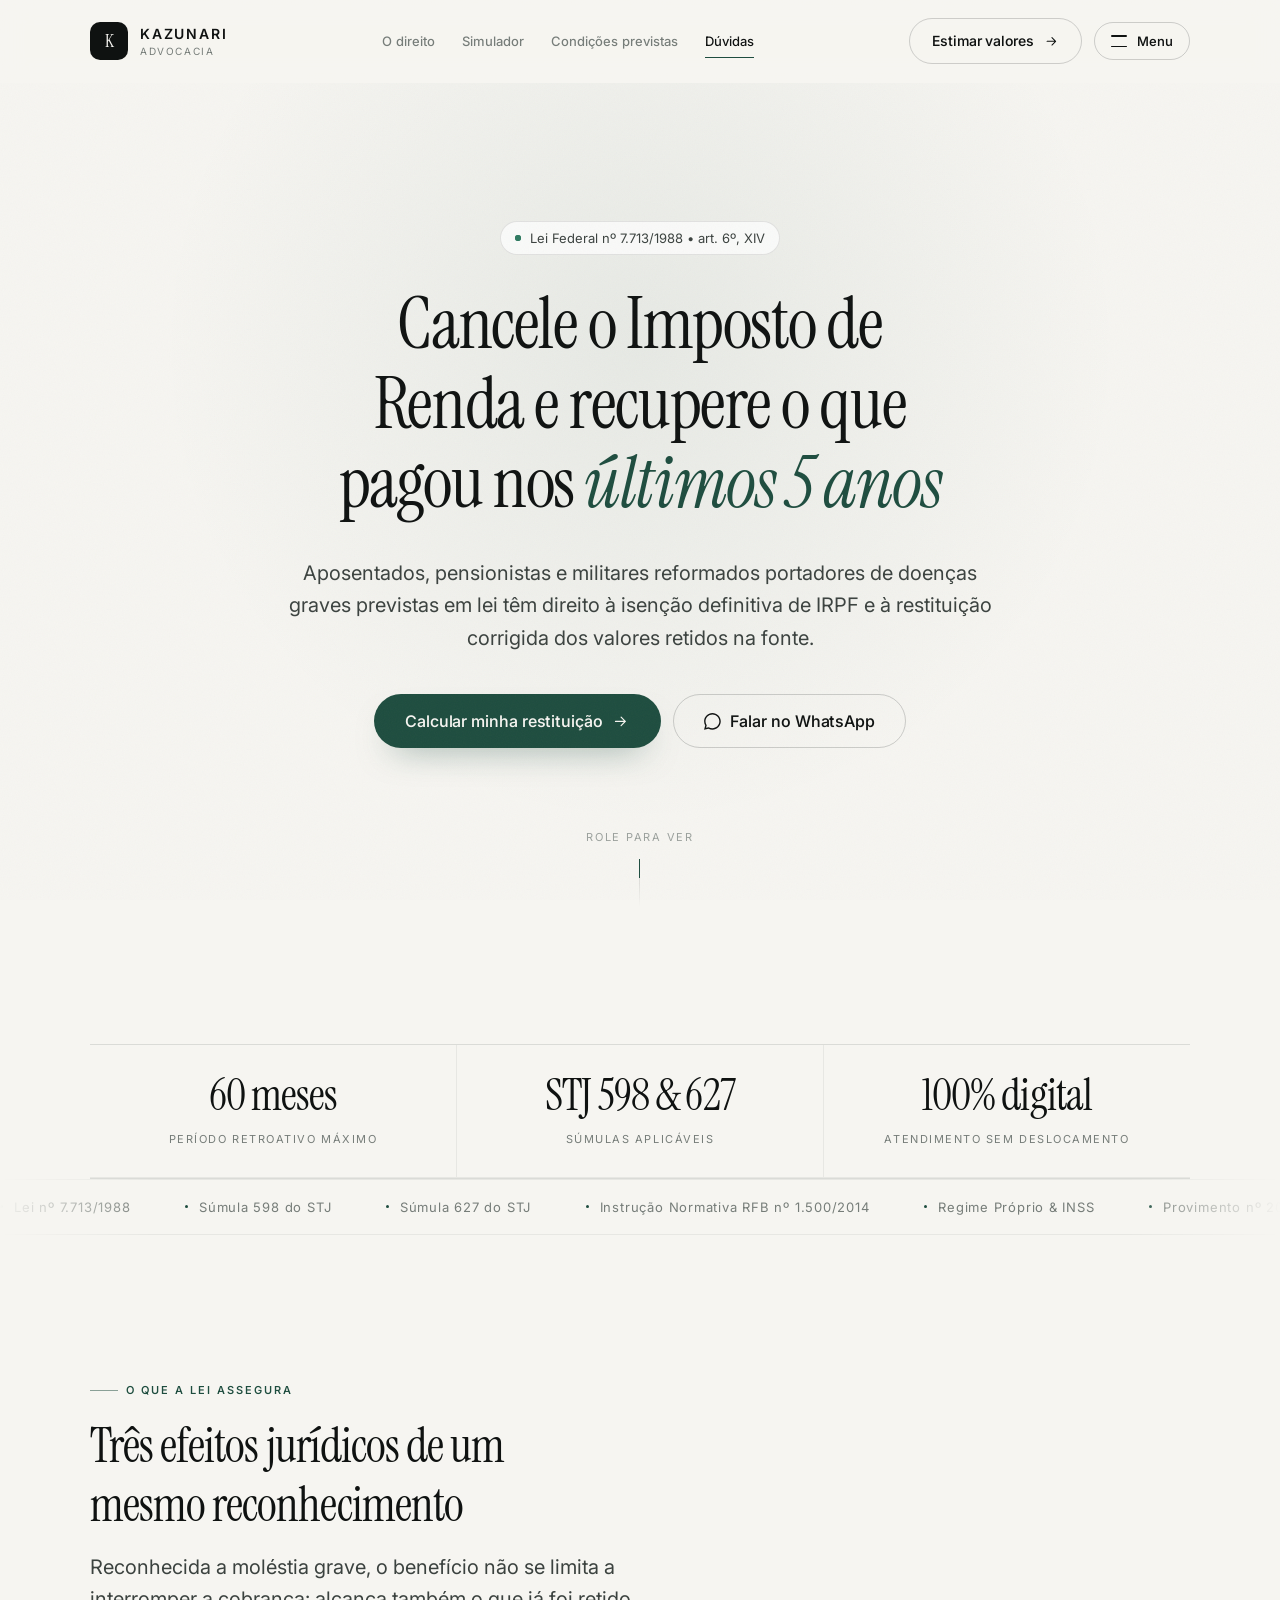
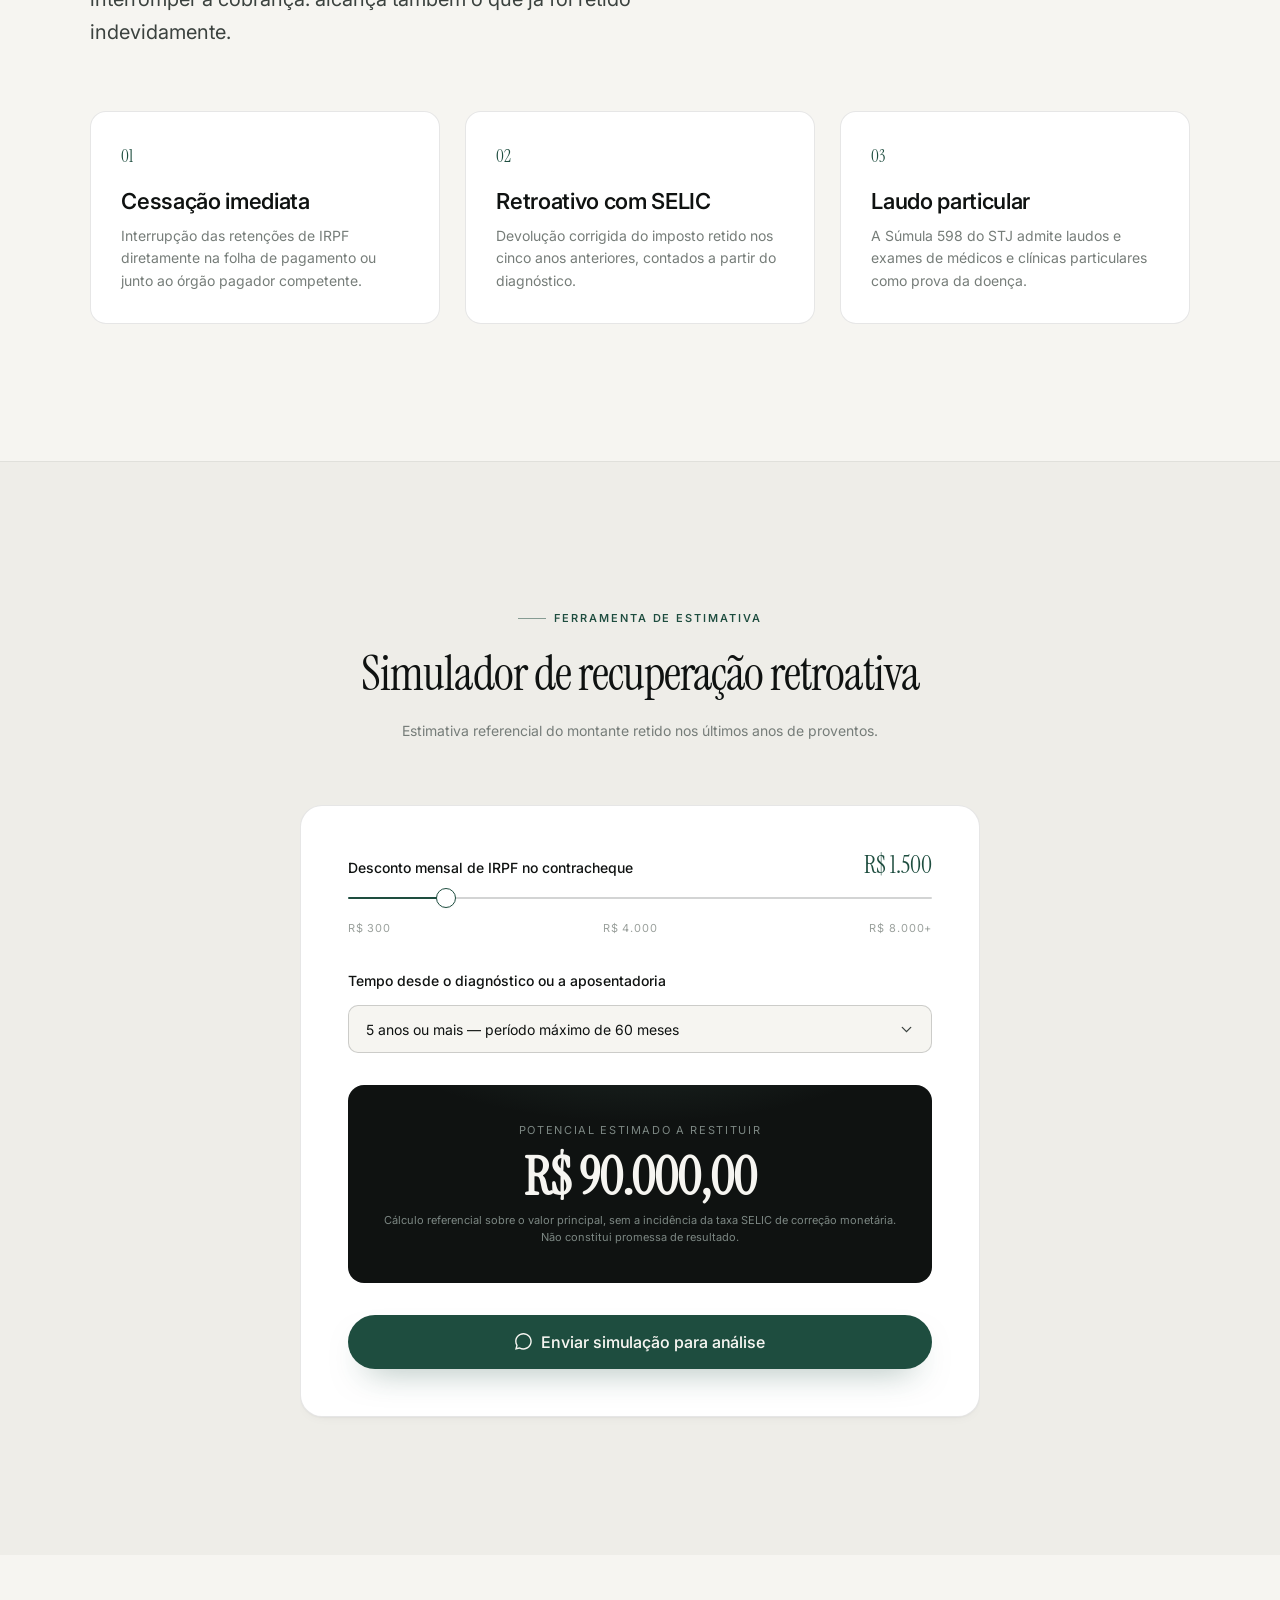
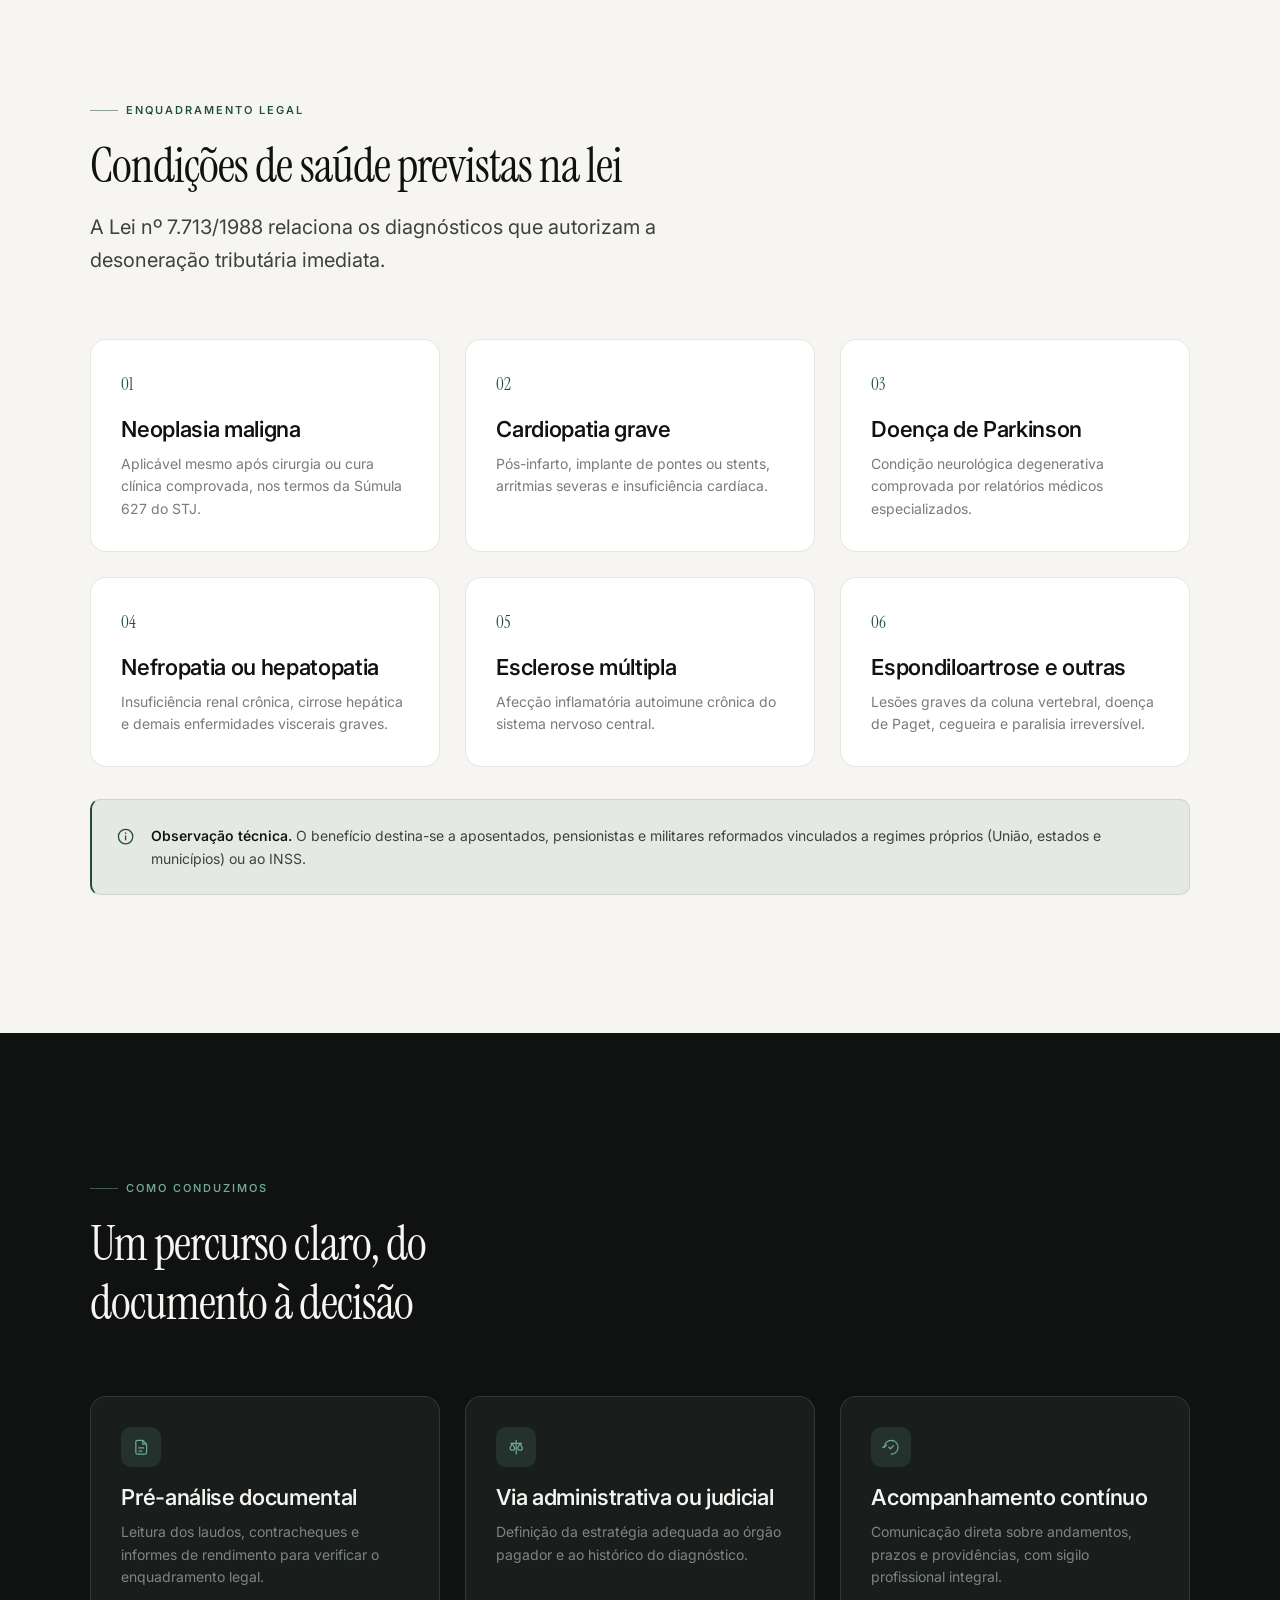
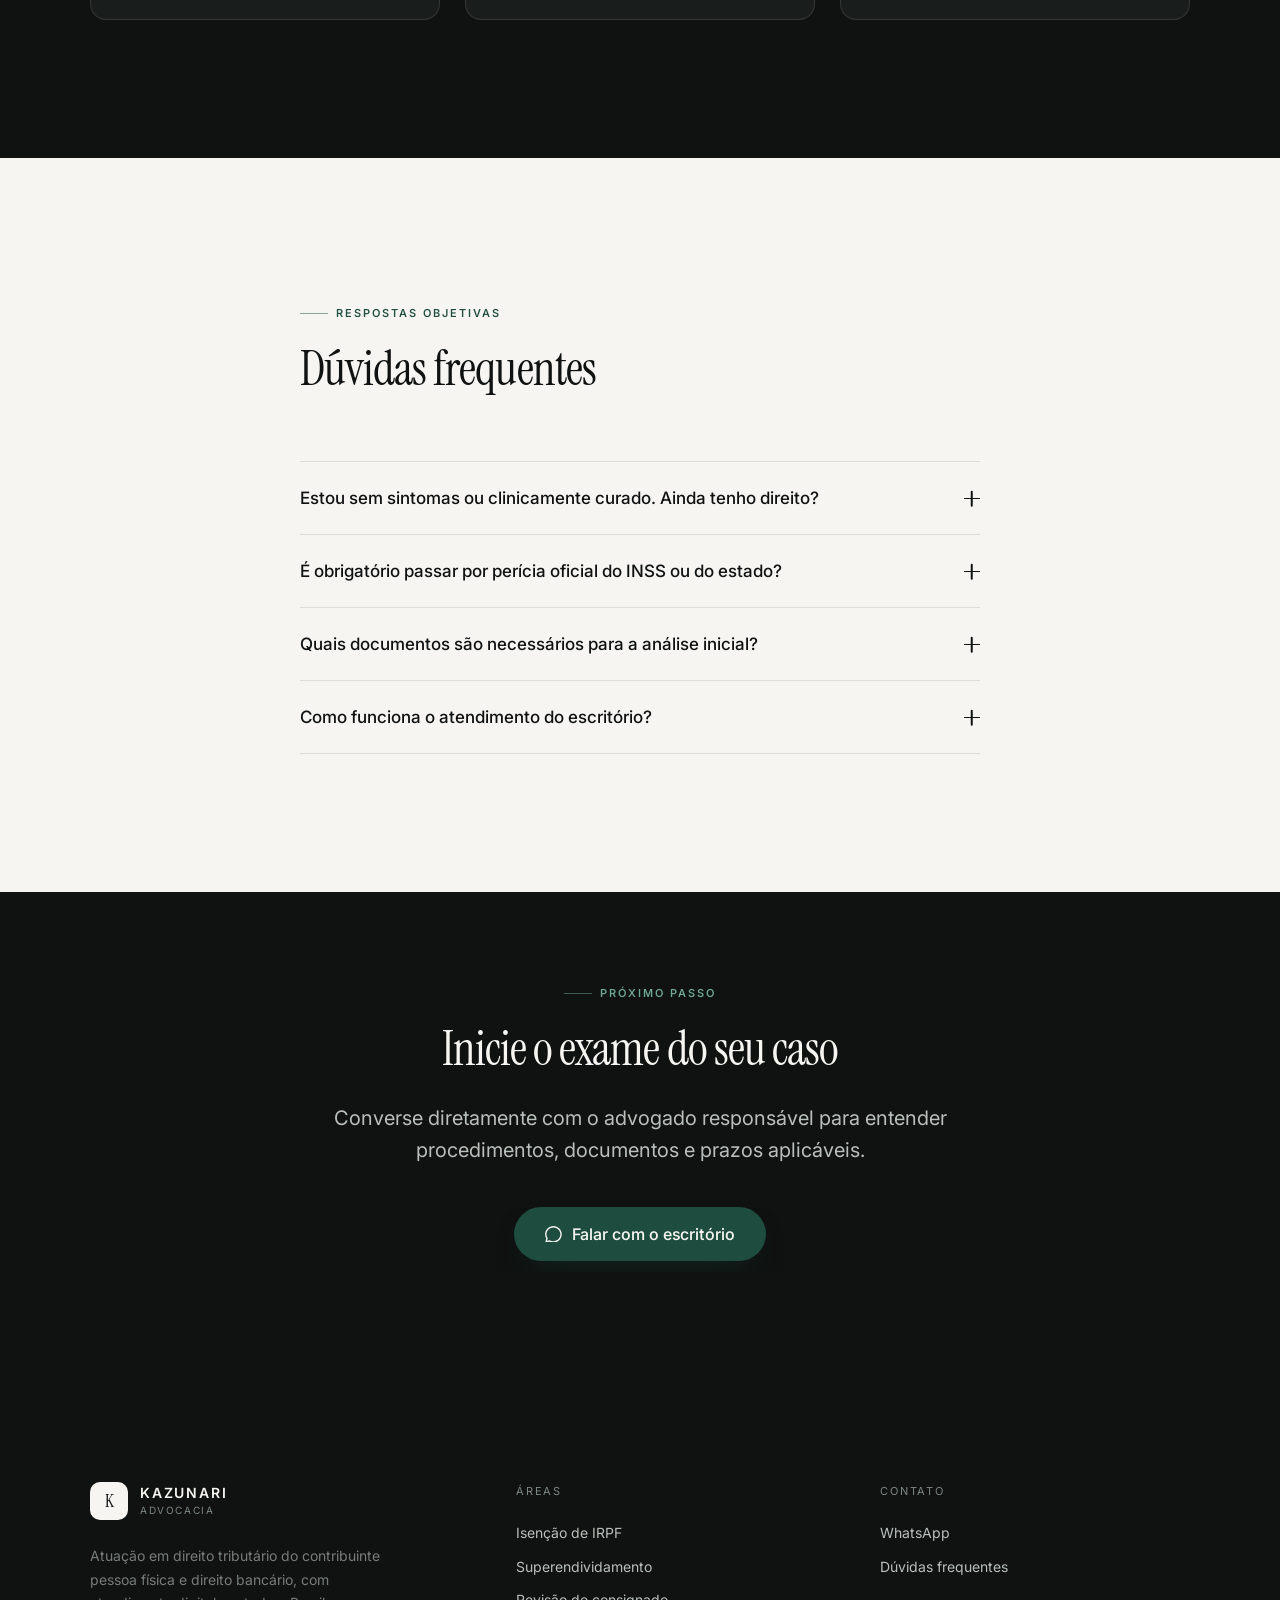
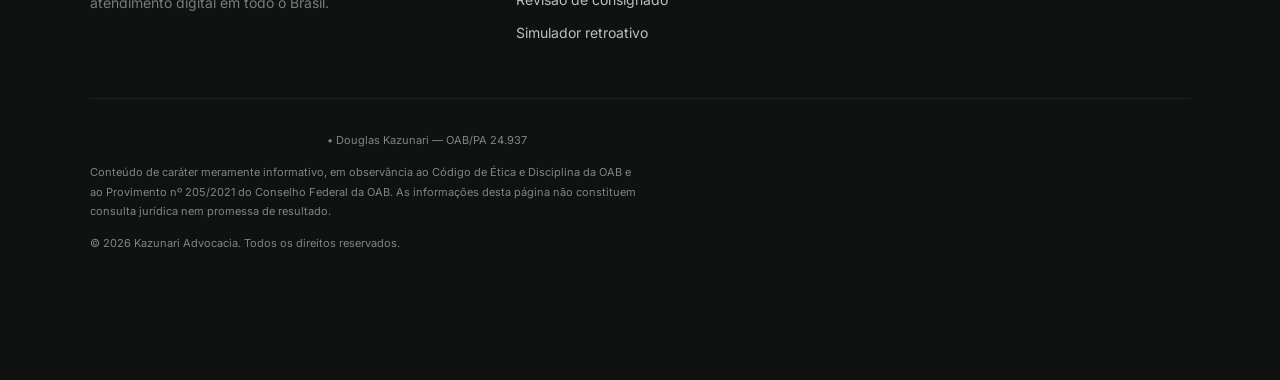
<file: index.html>
<!DOCTYPE html>
<html lang="pt-BR">
<head>
    <meta charset="UTF-8">
    <meta name="viewport" content="width=device-width, initial-scale=1.0">
    <title>Isenção de IRPF e Restituição Retroativa | Kazunari Advocacia</title>
    <meta name="description" content="Análise jurídica para isenção de Imposto de Renda e recuperação dos valores retidos nos últimos 5 anos por aposentados, pensionistas e militares reformados com doenças graves.">
    <meta name="theme-color" content="#F6F5F1">
    <meta name="robots" content="index, follow">

    <meta property="og:type" content="website">
    <meta property="og:locale" content="pt_BR">
    <meta property="og:title" content="Isenção de IRPF e Restituição Retroativa | Kazunari Advocacia">
    <meta property="og:description" content="Aposentados, pensionistas e militares reformados com doenças graves previstas em lei têm direito à isenção definitiva de IRPF e à restituição corrigida dos valores retidos.">

    <link rel="preconnect" href="https://fonts.googleapis.com">
    <link rel="preconnect" href="https://fonts.gstatic.com" crossorigin>
    <link href="https://fonts.googleapis.com/css2?family=Inter:wght@300;400;500;600&family=Instrument+Serif:ital@0;1&display=swap" rel="stylesheet">

    <link rel="stylesheet" href="assets/css/design-system.css">
    <link rel="icon" href="data:image/svg+xml,%3Csvg xmlns='http://www.w3.org/2000/svg' viewBox='0 0 32 32'%3E%3Crect width='32' height='32' rx='7' fill='%230F1211'/%3E%3Ctext x='16' y='23' font-family='Georgia,serif' font-size='19' fill='%23F6F5F1' text-anchor='middle'%3EK%3C/text%3E%3C/svg%3E">

    <noscript>
        <style>
            /* Sem JavaScript, nada é revelado nem traçado: os estados iniciais de
               animação são neutralizados para que a página continue legível. */
            [data-reveal] { opacity: 1 !important; transform: none !important; clip-path: none !important; }
            .bar__fill { width: calc(var(--v, 0) * 1%) !important; }
            .donut__seg { stroke-dasharray: var(--v, 0) 100 !important; }
            .curve__line { stroke-dashoffset: 0 !important; }
            .curve__area, .curve__dot { opacity: 1 !important; }
            .accordion__panel { grid-template-rows: 1fr !important; }
            .accordion__body { opacity: 1 !important; transform: none !important; }
            .dock { opacity: 1 !important; transform: translate(-50%, 0) !important; }
        </style>
    </noscript>
</head>
<body>

<a class="skip-link" href="#conteudo">Ir para o conteúdo</a>

<div class="progress" aria-hidden="true"><div class="progress__bar" data-progress></div></div>

<!-- ============ CABEÇALHO ============ -->
<header class="header" data-header>
    <div class="container header__inner">
        <a class="brandmark" href="#topo" aria-label="Kazunari Advocacia — início">
            <span class="brandmark__glyph" aria-hidden="true">K</span>
            <span>
                <span class="brandmark__name">Kazunari</span>
                <span class="brandmark__sub">Advocacia</span>
            </span>
        </a>

        <nav class="navlinks" aria-label="Seções da página">
            <a class="navlink" href="#direito" data-spy>O direito</a>
            <a class="navlink" href="#simulador" data-spy>Simulador</a>
            <a class="navlink" href="#condicoes" data-spy>Condições previstas</a>
            <a class="navlink" href="#duvidas" data-spy>Dúvidas</a>
        </nav>

        <div class="cluster">
            <a class="btn btn--outline" href="#simulador">
                <span>Estimar valores</span>
                <svg class="btn__arrow" viewBox="0 0 24 24" stroke="currentColor" stroke-width="1.7" stroke-linecap="round" stroke-linejoin="round" aria-hidden="true"><path d="M5 12h14m-6-6 6 6-6 6"/></svg>
            </a>
            <button class="menu-toggle" type="button" data-drawer-toggle aria-haspopup="dialog" aria-controls="menu-lateral" aria-expanded="false">
                <span class="menu-toggle__icon" aria-hidden="true"><span></span><span></span></span>
                <span>Menu</span>
            </button>
        </div>
    </div>
</header>
<!-- ============ MENU LATERAL ============ -->
<div class="drawer" data-drawer id="menu-lateral" role="dialog" aria-modal="true" aria-label="Menu de navegação" aria-hidden="true">
    <div class="drawer__scrim"></div>
    <div class="drawer__panel">
        <div class="drawer__top drawer__item" style="--d:0ms">
            <a class="brandmark" href="index.html" aria-label="Kazunari Advocacia — início">
                <span class="brandmark__glyph" aria-hidden="true">K</span>
                <span>
                    <span class="brandmark__name">Kazunari</span>
                    <span class="brandmark__sub">Advocacia</span>
                </span>
            </a>
            <button class="drawer__close" type="button" data-drawer-close aria-label="Fechar menu">
                <svg viewBox="0 0 24 24" stroke-linecap="round" stroke-linejoin="round" aria-hidden="true"><path d="M6 6l12 12M18 6 6 18"/></svg>
            </button>
        </div>

        <div>
            <p class="drawer__section-title drawer__item" style="--d:60ms">Áreas de atuação</p>
            <nav aria-label="Áreas de atuação">
                <a class="drawer__area drawer__item" style="--d:100ms" href="#topo" aria-current="page">
                    <span class="drawer__area-name">
                        Isenção de IRPF
                        <svg viewBox="0 0 24 24" stroke-linecap="round" stroke-linejoin="round" aria-hidden="true"><path d="M5 12h14m-6-6 6 6-6 6"/></svg>
                    </span>
                    <span class="drawer__area-desc">Restituição retroativa para aposentados e pensionistas com doenças graves.</span>
                </a>
                <a class="drawer__area drawer__item" style="--d:145ms" href="superendividamento.html">
                    <span class="drawer__area-name">
                        Superendividamento
                        <svg viewBox="0 0 24 24" stroke-linecap="round" stroke-linejoin="round" aria-hidden="true"><path d="M5 12h14m-6-6 6 6-6 6"/></svg>
                    </span>
                    <span class="drawer__area-desc">Repactuação de dívidas e limitação de consignados de servidores públicos.</span>
                </a>
                <a class="drawer__area drawer__item" style="--d:190ms" href="revisao-consignado.html">
                    <span class="drawer__area-name">
                        Revisão de consignado
                        <svg viewBox="0 0 24 24" stroke-linecap="round" stroke-linejoin="round" aria-hidden="true"><path d="M5 12h14m-6-6 6 6-6 6"/></svg>
                    </span>
                    <span class="drawer__area-desc">Juros, capitalização e seguro embutidos no empréstimo consignado.</span>
                </a>
            </nav>
        </div>

        <div>
            <p class="drawer__section-title drawer__item" style="--d:235ms">Nesta página</p>
            <nav aria-label="Seções desta página">
                <a class="drawer__jump drawer__item" style="--d:275ms" href="#direito">O direito</a>
                <a class="drawer__jump drawer__item" style="--d:315ms" href="#simulador">Simulador</a>
                <a class="drawer__jump drawer__item" style="--d:355ms" href="#condicoes">Condições previstas</a>
                <a class="drawer__jump drawer__item" style="--d:395ms" href="#duvidas">Dúvidas</a>
            </nav>
        </div>

        <div class="drawer__foot drawer__item" style="--d:475ms">
            <p>Douglas Kazunari &bull; OAB/PA 24.937</p>
            <p style="margin-top:0.5rem">
                <a class="footer__link" style="padding:0" href="https://wa.me/5591987697554" target="_blank" rel="noopener">Falar no WhatsApp</a>
            </p>
        </div>
    </div>
</div>


<main id="conteudo">

    <!-- ============ HERÓI ============ -->
    <section class="section aura" id="topo">
        <div class="container container--mid" style="text-align:center">

            <p class="pill hero-in" style="--reveal-delay:80ms">
                <span class="dot" aria-hidden="true"></span>
                Lei Federal nº 7.713/1988 &bull; art. 6º, XIV
            </p>

            <h1 class="display display--xl" style="margin-top:var(--sp-6)">
                <span class="line-mask" style="--reveal-delay:160ms"><span>Cancele o Imposto de</span></span>
                <span class="line-mask" style="--reveal-delay:260ms"><span>Renda e recupere o que</span></span>
                <span class="line-mask" style="--reveal-delay:360ms"><span>pagou nos <em class="accent-word">últimos 5 anos</em></span></span>
            </h1>

            <p class="lead hero-in" style="--reveal-delay:520ms; margin:var(--sp-6) auto 0; text-align:center">
                Aposentados, pensionistas e militares reformados portadores de doenças graves previstas em lei
                têm direito à isenção definitiva de IRPF e à restituição corrigida dos valores retidos na fonte.
            </p>

            <div class="cluster cluster--center cluster--stack-mobile hero-in" style="--reveal-delay:640ms; margin-top:var(--sp-7)">
                <a class="btn btn--primary btn--lg" href="#simulador">
                    <span>Calcular minha restituição</span>
                    <svg class="btn__arrow" viewBox="0 0 24 24" stroke="currentColor" stroke-width="1.7" stroke-linecap="round" stroke-linejoin="round" aria-hidden="true"><path d="M5 12h14m-6-6 6 6-6 6"/></svg>
                </a>
                <a class="btn btn--outline btn--lg" href="https://wa.me/5591987697554?text=Ol%C3%A1%2C%20Dr.%20Douglas.%20Gostaria%20de%20uma%20an%C3%A1lise%20sobre%20a%20isen%C3%A7%C3%A3o%20do%20meu%20Imposto%20de%20Renda." target="_blank" rel="noopener">
                    <svg class="btn__icon" viewBox="0 0 24 24" fill="currentColor" aria-hidden="true"><path d="M.057 24l1.687-6.163c-1.041-1.804-1.588-3.849-1.587-5.946.003-6.556 5.338-11.891 11.893-11.891 3.181.001 6.167 1.24 8.413 3.488 2.245 2.248 3.481 5.236 3.48 8.414-.003 6.557-5.338 11.892-11.893 11.892-1.99-.001-3.951-.5-5.688-1.448l-6.305 1.654zm6.597-3.807c1.676.995 3.276 1.591 5.392 1.592 5.448 0 9.886-4.434 9.889-9.885.002-5.462-4.415-9.89-9.881-9.892-5.452 0-9.887 4.434-9.889 9.884-.001 2.225.651 3.891 1.746 5.634l-.999 3.648 3.742-.981z"/></svg>
                    <span>Falar no WhatsApp</span>
                </a>
            </div>

            <div class="hero-in" style="--reveal-delay:820ms; margin-top:var(--sp-10); display:flex; justify-content:center">
                <span class="scroll-cue">
                    <span>Role para ver</span>
                    <span class="scroll-cue__line" aria-hidden="true"></span>
                </span>
            </div>
        </div>
    </section>

    <!-- ============ MÉTRICAS ============ -->
    <div class="container">
        <div class="stats" data-stagger="110">
            <div class="stat" data-reveal="up">
                <span class="stat__value"><span data-count-to="60">60</span> meses</span>
                <span class="stat__label">Período retroativo máximo</span>
            </div>
            <div class="stat" data-reveal="up">
                <span class="stat__value">STJ 598 &amp; 627</span>
                <span class="stat__label">Súmulas aplicáveis</span>
            </div>
            <div class="stat" data-reveal="up">
                <span class="stat__value"><span data-count-to="100">100</span>% digital</span>
                <span class="stat__label">Atendimento sem deslocamento</span>
            </div>
        </div>
    </div>

    <!-- ============ FAIXA DE REFERÊNCIAS ============ -->
    <div class="ticker" aria-hidden="true">
        <div class="ticker__track">
            <span class="ticker__item">Lei nº 7.713/1988</span>
            <span class="ticker__item">Súmula 598 do STJ</span>
            <span class="ticker__item">Súmula 627 do STJ</span>
            <span class="ticker__item">Instrução Normativa RFB nº 1.500/2014</span>
            <span class="ticker__item">Regime Próprio &amp; INSS</span>
            <span class="ticker__item">Provimento nº 205/2021 CFOAB</span>
            <span class="ticker__item">Lei nº 7.713/1988</span>
            <span class="ticker__item">Súmula 598 do STJ</span>
            <span class="ticker__item">Súmula 627 do STJ</span>
            <span class="ticker__item">Instrução Normativa RFB nº 1.500/2014</span>
            <span class="ticker__item">Regime Próprio &amp; INSS</span>
            <span class="ticker__item">Provimento nº 205/2021 CFOAB</span>
        </div>
    </div>

    <!-- ============ O DIREITO ============ -->
    <section class="section" id="direito">
        <div class="container">
            <div class="section-head" data-reveal="up">
                <span class="eyebrow">O que a lei assegura</span>
                <h2 class="balance">Três efeitos jurídicos de um mesmo reconhecimento</h2>
                <p class="lead">
                    Reconhecida a moléstia grave, o benefício não se limita a interromper a cobrança:
                    alcança também o que já foi retido indevidamente.
                </p>
            </div>

            <div class="grid grid--3 grid--gap-lg" data-stagger="120">
                <article class="card" data-reveal="up" data-spotlight>
                    <span class="card__index">01</span>
                    <h3 class="card__title">Cessação imediata</h3>
                    <p class="card__text">
                        Interrupção das retenções de IRPF diretamente na folha de pagamento ou junto ao órgão pagador competente.
                    </p>
                </article>

                <article class="card" data-reveal="up" data-spotlight>
                    <span class="card__index">02</span>
                    <h3 class="card__title">Retroativo com SELIC</h3>
                    <p class="card__text">
                        Devolução corrigida do imposto retido nos cinco anos anteriores, contados a partir do diagnóstico.
                    </p>
                </article>

                <article class="card" data-reveal="up" data-spotlight>
                    <span class="card__index">03</span>
                    <h3 class="card__title">Laudo particular</h3>
                    <p class="card__text">
                        A Súmula 598 do STJ admite laudos e exames de médicos e clínicas particulares como prova da doença.
                    </p>
                </article>
            </div>
        </div>
    </section>

    <!-- ============ SIMULADOR ============ -->
    <section class="section section--sunken section--hairline" id="simulador">
        <div class="container container--narrow">
            <div class="section-head section-head--center" data-reveal="up">
                <span class="eyebrow eyebrow--center">Ferramenta de estimativa</span>
                <h2 class="balance">Simulador de recuperação retroativa</h2>
                <p class="muted text-sm">
                    Estimativa referencial do montante retido nos últimos anos de proventos.
                </p>
            </div>

            <div class="panel" data-reveal="scale">
                <div class="stack stack-6">

                    <div class="field">
                        <div style="display:flex; align-items:baseline; justify-content:space-between; gap:var(--sp-4)">
                            <label class="field__label" for="descontoRange" style="margin:0">Desconto mensal de IRPF no contracheque</label>
                            <output class="field__value" id="valorDisplay" for="descontoRange">R$ 1.500</output>
                        </div>
                        <input class="range" type="range" id="descontoRange" min="300" max="8000" step="100" value="1500"
                               aria-describedby="rangeHint">
                        <div class="field__hint" id="rangeHint">
                            <span>R$ 300</span><span>R$ 4.000</span><span>R$ 8.000+</span>
                        </div>
                    </div>

                    <div class="field">
                        <label class="field__label" for="tempoSelect">Tempo desde o diagnóstico ou a aposentadoria</label>
                        <select class="select" id="tempoSelect">
                            <option value="60">5 anos ou mais — período máximo de 60 meses</option>
                            <option value="48">4 anos — 48 meses</option>
                            <option value="36">3 anos — 36 meses</option>
                            <option value="24">2 anos — 24 meses</option>
                            <option value="12">1 ano — 12 meses</option>
                        </select>
                    </div>

                    <div class="result">
                        <span class="result__label">Potencial estimado a restituir</span>
                        <strong class="result__value" id="resultadoEstimativa" aria-live="polite">R$ 90.000,00</strong>
                        <p class="result__note">
                            Cálculo referencial sobre o valor principal, sem a incidência da taxa SELIC de correção monetária.
                            Não constitui promessa de resultado.
                        </p>
                    </div>

                    <button class="btn btn--primary btn--lg btn--block" id="btnWhatsappSimulacao" type="button">
                        <svg class="btn__icon" viewBox="0 0 24 24" fill="currentColor" aria-hidden="true"><path d="M.057 24l1.687-6.163c-1.041-1.804-1.588-3.849-1.587-5.946.003-6.556 5.338-11.891 11.893-11.891 3.181.001 6.167 1.24 8.413 3.488 2.245 2.248 3.481 5.236 3.48 8.414-.003 6.557-5.338 11.892-11.893 11.892-1.99-.001-3.951-.5-5.688-1.448l-6.305 1.654zm6.597-3.807c1.676.995 3.276 1.591 5.392 1.592 5.448 0 9.886-4.434 9.889-9.885.002-5.462-4.415-9.89-9.881-9.892-5.452 0-9.887 4.434-9.889 9.884-.001 2.225.651 3.891 1.746 5.634l-.999 3.648 3.742-.981z"/></svg>
                        <span>Enviar simulação para análise</span>
                    </button>
                </div>
            </div>
        </div>
    </section>

    <!-- ============ CONDIÇÕES PREVISTAS ============ -->
    <section class="section" id="condicoes">
        <div class="container">
            <div class="section-head" data-reveal="up">
                <span class="eyebrow">Enquadramento legal</span>
                <h2 class="balance">Condições de saúde previstas na lei</h2>
                <p class="lead">
                    A Lei nº 7.713/1988 relaciona os diagnósticos que autorizam a desoneração tributária imediata.
                </p>
            </div>

            <div class="grid grid--3 grid--gap-lg" data-stagger="80">
                <article class="card" data-reveal="up" data-spotlight>
                    <span class="card__index">01</span>
                    <h3 class="card__title">Neoplasia maligna</h3>
                    <p class="card__text">Aplicável mesmo após cirurgia ou cura clínica comprovada, nos termos da Súmula 627 do STJ.</p>
                </article>

                <article class="card" data-reveal="up" data-spotlight>
                    <span class="card__index">02</span>
                    <h3 class="card__title">Cardiopatia grave</h3>
                    <p class="card__text">Pós-infarto, implante de pontes ou stents, arritmias severas e insuficiência cardíaca.</p>
                </article>

                <article class="card" data-reveal="up" data-spotlight>
                    <span class="card__index">03</span>
                    <h3 class="card__title">Doença de Parkinson</h3>
                    <p class="card__text">Condição neurológica degenerativa comprovada por relatórios médicos especializados.</p>
                </article>

                <article class="card" data-reveal="up" data-spotlight>
                    <span class="card__index">04</span>
                    <h3 class="card__title">Nefropatia ou hepatopatia</h3>
                    <p class="card__text">Insuficiência renal crônica, cirrose hepática e demais enfermidades viscerais graves.</p>
                </article>

                <article class="card" data-reveal="up" data-spotlight>
                    <span class="card__index">05</span>
                    <h3 class="card__title">Esclerose múltipla</h3>
                    <p class="card__text">Afecção inflamatória autoimune crônica do sistema nervoso central.</p>
                </article>

                <article class="card" data-reveal="up" data-spotlight>
                    <span class="card__index">06</span>
                    <h3 class="card__title">Espondiloartrose e outras</h3>
                    <p class="card__text">Lesões graves da coluna vertebral, doença de Paget, cegueira e paralisia irreversível.</p>
                </article>
            </div>

            <div class="note" style="margin-top:var(--sp-6)" data-reveal="up">
                <svg style="width:1.2rem;height:1.2rem;flex:none;margin-top:0.2rem;stroke:var(--accent);stroke-width:1.6" viewBox="0 0 24 24" stroke-linecap="round" stroke-linejoin="round" aria-hidden="true"><circle cx="12" cy="12" r="9"/><path d="M12 11v5m0-8.5v.5"/></svg>
                <p>
                    <span class="strong">Observação técnica.</span>
                    O benefício destina-se a aposentados, pensionistas e militares reformados vinculados a regimes próprios
                    (União, estados e municípios) ou ao INSS.
                </p>
            </div>
        </div>
    </section>

    <!-- ============ PERCURSO ============ -->
    <section class="section section--dark on-dark">
        <div class="container">
            <div class="section-head" data-reveal="up">
                <span class="eyebrow">Como conduzimos</span>
                <h2 class="balance">Um percurso claro, do documento à decisão</h2>
            </div>

            <div class="grid grid--3 grid--gap-lg" data-stagger="120">
                <article class="card card--dark" data-reveal="up" data-spotlight>
                    <span class="icon-badge" aria-hidden="true">
                        <svg viewBox="0 0 24 24" stroke-linecap="round" stroke-linejoin="round"><path d="M14 3v5h5M14 3H7a2 2 0 0 0-2 2v14a2 2 0 0 0 2 2h10a2 2 0 0 0 2-2V8z"/><path d="M9 13h6M9 17h4"/></svg>
                    </span>
                    <h3 class="card__title">Pré-análise documental</h3>
                    <p class="card__text">Leitura dos laudos, contracheques e informes de rendimento para verificar o enquadramento legal.</p>
                </article>

                <article class="card card--dark" data-reveal="up" data-spotlight>
                    <span class="icon-badge" aria-hidden="true">
                        <svg viewBox="0 0 24 24" stroke-linecap="round" stroke-linejoin="round"><path d="M12 3v18M5 7h14M7 7l-3 6a3 3 0 0 0 6 0zM17 7l-3 6a3 3 0 0 0 6 0z"/></svg>
                    </span>
                    <h3 class="card__title">Via administrativa ou judicial</h3>
                    <p class="card__text">Definição da estratégia adequada ao órgão pagador e ao histórico do diagnóstico.</p>
                </article>

                <article class="card card--dark" data-reveal="up" data-spotlight>
                    <span class="icon-badge" aria-hidden="true">
                        <svg viewBox="0 0 24 24" stroke-linecap="round" stroke-linejoin="round"><path d="M12 21a9 9 0 1 0-9-9"/><path d="M3 12H1m2 0 3-3"/><path d="m9 12 2 2 4-4"/></svg>
                    </span>
                    <h3 class="card__title">Acompanhamento contínuo</h3>
                    <p class="card__text">Comunicação direta sobre andamentos, prazos e providências, com sigilo profissional integral.</p>
                </article>
            </div>
        </div>
    </section>

    <!-- ============ DÚVIDAS ============ -->
    <section class="section" id="duvidas">
        <div class="container container--narrow">
            <div class="section-head" data-reveal="up">
                <span class="eyebrow">Respostas objetivas</span>
                <h2 class="balance">Dúvidas frequentes</h2>
            </div>

            <div class="accordion" data-accordion data-stagger="70">
                <div class="accordion__item" data-reveal="up">
                    <button class="accordion__trigger" type="button">
                        <span>Estou sem sintomas ou clinicamente curado. Ainda tenho direito?</span>
                        <span class="accordion__sign" aria-hidden="true"></span>
                    </button>
                    <div class="accordion__panel"><div><p class="accordion__body">
                        Sim. A Súmula 627 do STJ estabelece que a isenção de IRPF não exige a contemporaneidade dos sintomas,
                        preservando a proteção de quem segue em acompanhamento médico.
                    </p></div></div>
                </div>

                <div class="accordion__item" data-reveal="up">
                    <button class="accordion__trigger" type="button">
                        <span>É obrigatório passar por perícia oficial do INSS ou do estado?</span>
                        <span class="accordion__sign" aria-hidden="true"></span>
                    </button>
                    <div class="accordion__panel"><div><p class="accordion__body">
                        Não necessariamente. A Súmula 598 do STJ autoriza a comprovação da doença grave por laudos, exames
                        e relatórios emitidos por médicos e clínicas particulares de sua confiança.
                    </p></div></div>
                </div>

                <div class="accordion__item" data-reveal="up">
                    <button class="accordion__trigger" type="button">
                        <span>Quais documentos são necessários para a análise inicial?</span>
                        <span class="accordion__sign" aria-hidden="true"></span>
                    </button>
                    <div class="accordion__panel"><div><p class="accordion__body">
                        Laudo ou relatório médico com o diagnóstico e a data de início, documento de identificação,
                        os últimos contracheques e os informes de rendimentos dos anos alcançados pelo pedido.
                    </p></div></div>
                </div>

                <div class="accordion__item" data-reveal="up">
                    <button class="accordion__trigger" type="button">
                        <span>Como funciona o atendimento do escritório?</span>
                        <span class="accordion__sign" aria-hidden="true"></span>
                    </button>
                    <div class="accordion__panel"><div><p class="accordion__body">
                        O atendimento é integralmente digital, em todo o território nacional. A pré-análise documental é feita
                        antes de qualquer contratação e o acompanhamento do processo administrativo ou judicial ocorre com sigilo profissional.
                    </p></div></div>
                </div>
            </div>
        </div>
    </section>

    <!-- ============ CHAMADA FINAL ============ -->
    <section class="section section--dark on-dark section--tight" id="contato">
        <div class="container container--narrow" style="text-align:center">
            <span class="eyebrow eyebrow--center" data-reveal="up">Próximo passo</span>
            <h2 class="balance" style="margin-top:var(--sp-4)" data-reveal="up">Inicie o exame do seu caso</h2>
            <p class="lead" style="margin:var(--sp-5) auto 0" data-reveal="up">
                Converse diretamente com o advogado responsável para entender procedimentos, documentos e prazos aplicáveis.
            </p>
            <div class="cluster cluster--center" style="margin-top:var(--sp-7)" data-reveal="up">
                <a class="btn btn--primary btn--lg" href="https://wa.me/5591987697554?text=Ol%C3%A1%2C%20Dr.%20Douglas.%20Gostaria%20de%20iniciar%20a%20an%C3%A1lise%20dos%20meus%20documentos%20para%20isen%C3%A7%C3%A3o%20de%20IRPF." target="_blank" rel="noopener">
                    <svg class="btn__icon" viewBox="0 0 24 24" fill="currentColor" aria-hidden="true"><path d="M.057 24l1.687-6.163c-1.041-1.804-1.588-3.849-1.587-5.946.003-6.556 5.338-11.891 11.893-11.891 3.181.001 6.167 1.24 8.413 3.488 2.245 2.248 3.481 5.236 3.48 8.414-.003 6.557-5.338 11.892-11.893 11.892-1.99-.001-3.951-.5-5.688-1.448l-6.305 1.654zm6.597-3.807c1.676.995 3.276 1.591 5.392 1.592 5.448 0 9.886-4.434 9.889-9.885.002-5.462-4.415-9.89-9.881-9.892-5.452 0-9.887 4.434-9.889 9.884-.001 2.225.651 3.891 1.746 5.634l-.999 3.648 3.742-.981z"/></svg>
                    <span>Falar com o escritório</span>
                </a>
            </div>
        </div>
    </section>
</main>

<!-- ============ RODAPÉ ============ -->
<footer class="footer on-dark">
    <div class="container">
        <div class="footer__grid">
            <div>
                <a class="brandmark" href="#topo" aria-label="Kazunari Advocacia — início">
                    <span class="brandmark__glyph" aria-hidden="true">K</span>
                    <span>
                        <span class="brandmark__name">Kazunari</span>
                        <span class="brandmark__sub">Advocacia</span>
                    </span>
                </a>
                <p class="text-sm muted" style="margin-top:var(--sp-5); max-width:34ch">
                    Atuação em direito tributário do contribuinte pessoa física e direito bancário, com atendimento digital em todo o Brasil.
                </p>
            </div>

            <div>
                <p class="footer__title">Áreas</p>
                <nav class="stack" aria-label="Áreas de atuação">
                    <a class="footer__link" href="#direito">Isenção de IRPF</a>
                    <a class="footer__link" href="superendividamento.html">Superendividamento</a>
                    <a class="footer__link" href="revisao-consignado.html">Revisão de consignado</a>
                    <a class="footer__link" href="#simulador">Simulador retroativo</a>
                </nav>
            </div>

            <div>
                <p class="footer__title">Contato</p>
                <nav class="stack" aria-label="Canais de contato">
                    <a class="footer__link" href="https://wa.me/5591987697554" target="_blank" rel="noopener">WhatsApp</a>
                    <a class="footer__link" href="#duvidas">Dúvidas frequentes</a>
                </nav>
            </div>
        </div>

        <div class="footer__legal">
            <p><span class="strong">Kazunari Sociedade Individual de Advocacia</span> &bull; Douglas Kazunari — OAB/PA 24.937</p>
            <p style="margin-top:var(--sp-3); max-width:78ch">
                Conteúdo de caráter meramente informativo, em observância ao Código de Ética e Disciplina da OAB e ao
                Provimento nº 205/2021 do Conselho Federal da OAB. As informações desta página não constituem consulta
                jurídica nem promessa de resultado.
            </p>
            <p style="margin-top:var(--sp-3)">&copy; <span data-year>2026</span> Kazunari Advocacia. Todos os direitos reservados.</p>
        </div>
    </div>
</footer>

<!-- ============ CONTATO FLUTUANTE ============ -->
<div class="dock" data-dock data-dock-after="simulador">
    <a class="dock__inner" href="https://wa.me/5591987697554?text=Ol%C3%A1%2C%20gostaria%20de%20uma%20an%C3%A1lise%20sobre%20a%20isen%C3%A7%C3%A3o%20de%20IRPF." target="_blank" rel="noopener">
        <span class="dock__text">
            <strong>Análise preliminar</strong>
            <span>Fale com o escritório agora</span>
        </span>
        <span class="dock__cta">
            <svg viewBox="0 0 24 24" fill="currentColor" aria-hidden="true"><path d="M.057 24l1.687-6.163c-1.041-1.804-1.588-3.849-1.587-5.946.003-6.556 5.338-11.891 11.893-11.891 3.181.001 6.167 1.24 8.413 3.488 2.245 2.248 3.481 5.236 3.48 8.414-.003 6.557-5.338 11.892-11.893 11.892-1.99-.001-3.951-.5-5.688-1.448l-6.305 1.654zm6.597-3.807c1.676.995 3.276 1.591 5.392 1.592 5.448 0 9.886-4.434 9.889-9.885.002-5.462-4.415-9.89-9.881-9.892-5.452 0-9.887 4.434-9.889 9.884-.001 2.225.651 3.891 1.746 5.634l-.999 3.648 3.742-.981z"/></svg>
            <span>WhatsApp</span>
        </span>
    </a>
</div>

<script src="assets/js/motion.js" defer></script>

<!-- Simulador de restituição retroativa -->
<script>
(function () {
  var range = document.getElementById('descontoRange');
  var display = document.getElementById('valorDisplay');
  var tempo = document.getElementById('tempoSelect');
  var resultado = document.getElementById('resultadoEstimativa');
  var botao = document.getElementById('btnWhatsappSimulacao');
  if (!range || !display || !tempo || !resultado || !botao) return;

  var TELEFONE = '5591987697554';
  var moeda = new Intl.NumberFormat('pt-BR', { style: 'currency', currency: 'BRL' });
  var inteiro = new Intl.NumberFormat('pt-BR', { style: 'currency', currency: 'BRL', maximumFractionDigits: 0 });
  var pulso;

  function preencherTrilho() {
    var pct = ((range.value - range.min) / (range.max - range.min)) * 100;
    range.style.setProperty('--fill', pct + '%');
  }

  function atualizar() {
    var mensal = parseFloat(range.value);
    var meses = parseInt(tempo.value, 10);
    var total = mensal * meses;

    preencherTrilho();
    display.textContent = inteiro.format(mensal);

    resultado.classList.add('is-updating');
    window.clearTimeout(pulso);
    pulso = window.setTimeout(function () { resultado.classList.remove('is-updating'); }, 130);
    resultado.textContent = moeda.format(total);

    botao.dataset.mensagem =
      'Olá, Dr. Douglas! Realizei a simulação de isenção de IRPF no site:\n\n' +
      '• Desconto mensal estimado: ' + inteiro.format(mensal) + '\n' +
      '• Tempo de diagnóstico ou aposentadoria: ' + meses + ' meses\n' +
      '• Total estimado a restituir: ' + moeda.format(total) + '\n\n' +
      'Gostaria de verificar a viabilidade do meu caso.';
  }

  botao.addEventListener('click', function () {
    window.open('https://wa.me/' + TELEFONE + '?text=' + encodeURIComponent(botao.dataset.mensagem || ''), '_blank', 'noopener');
  });

  range.addEventListener('input', atualizar);
  tempo.addEventListener('change', atualizar);
  atualizar();
})();
</script>

</body>
</html>
</file>
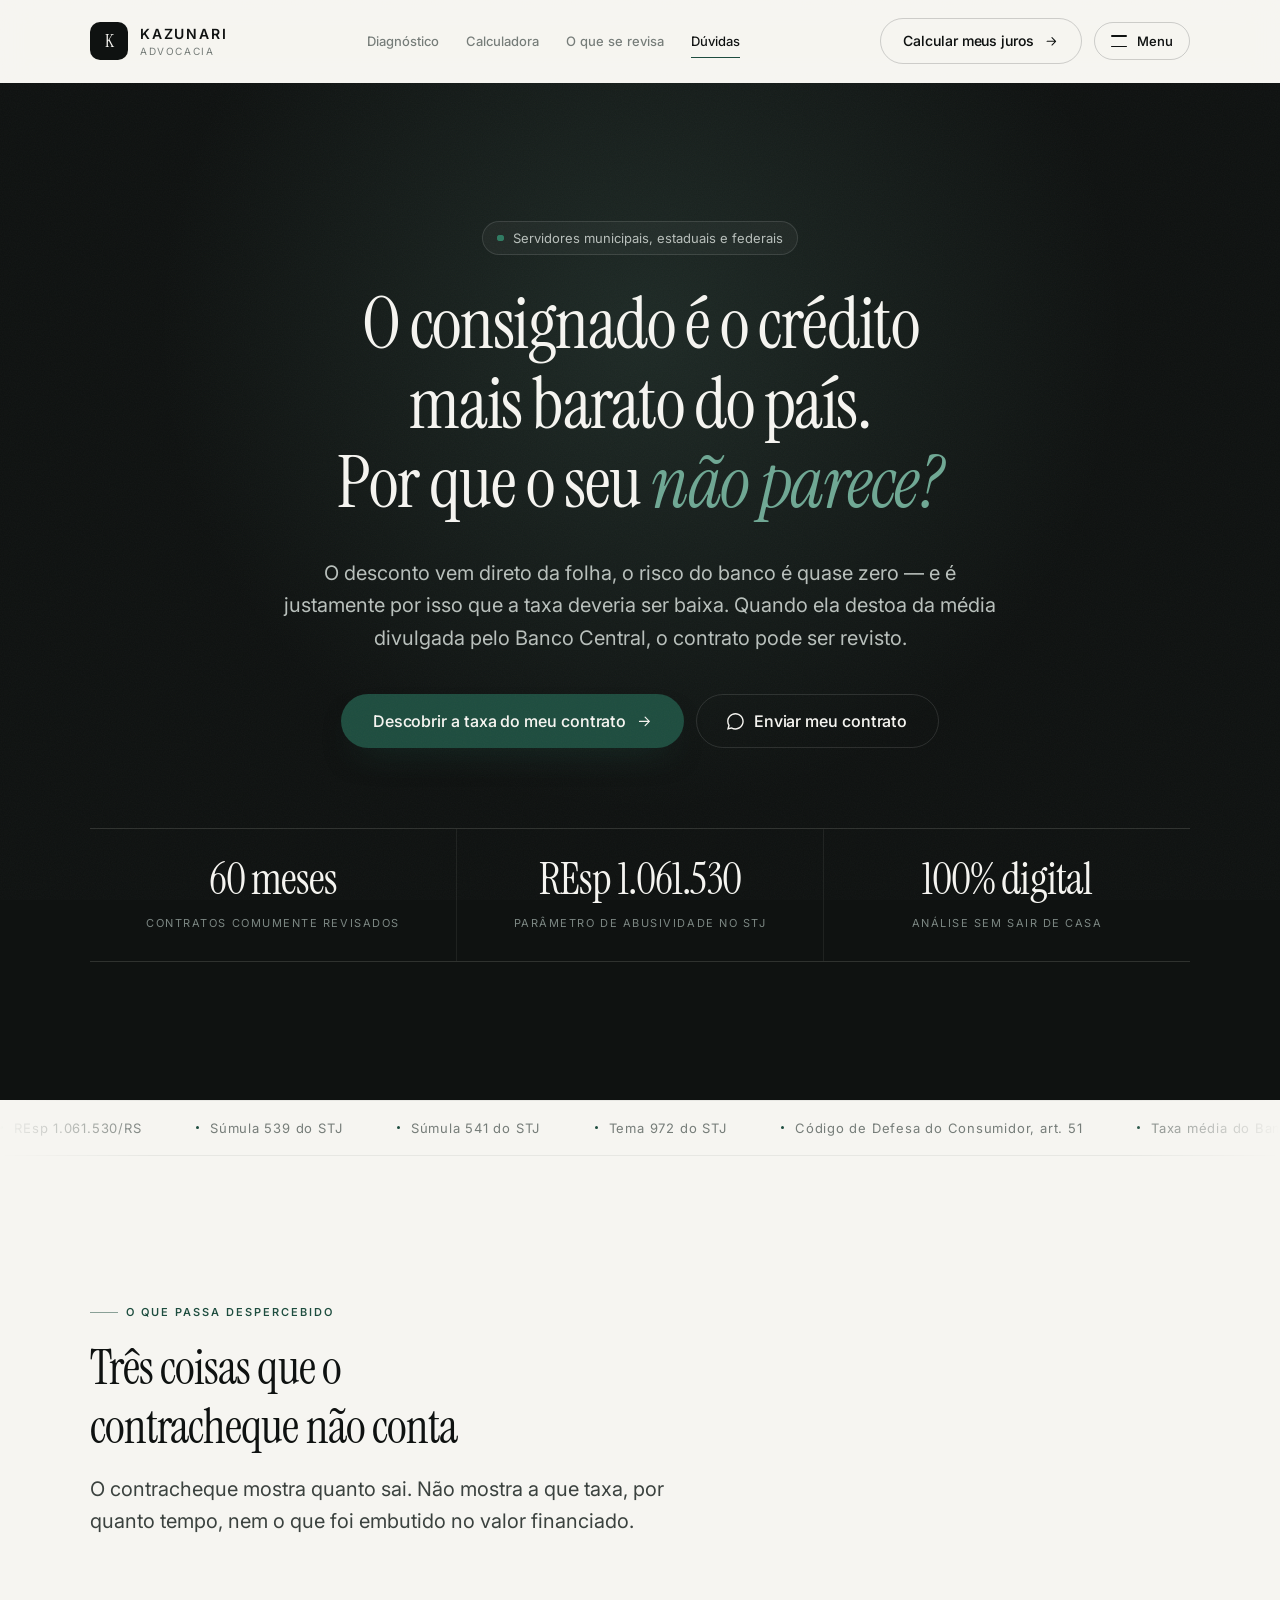
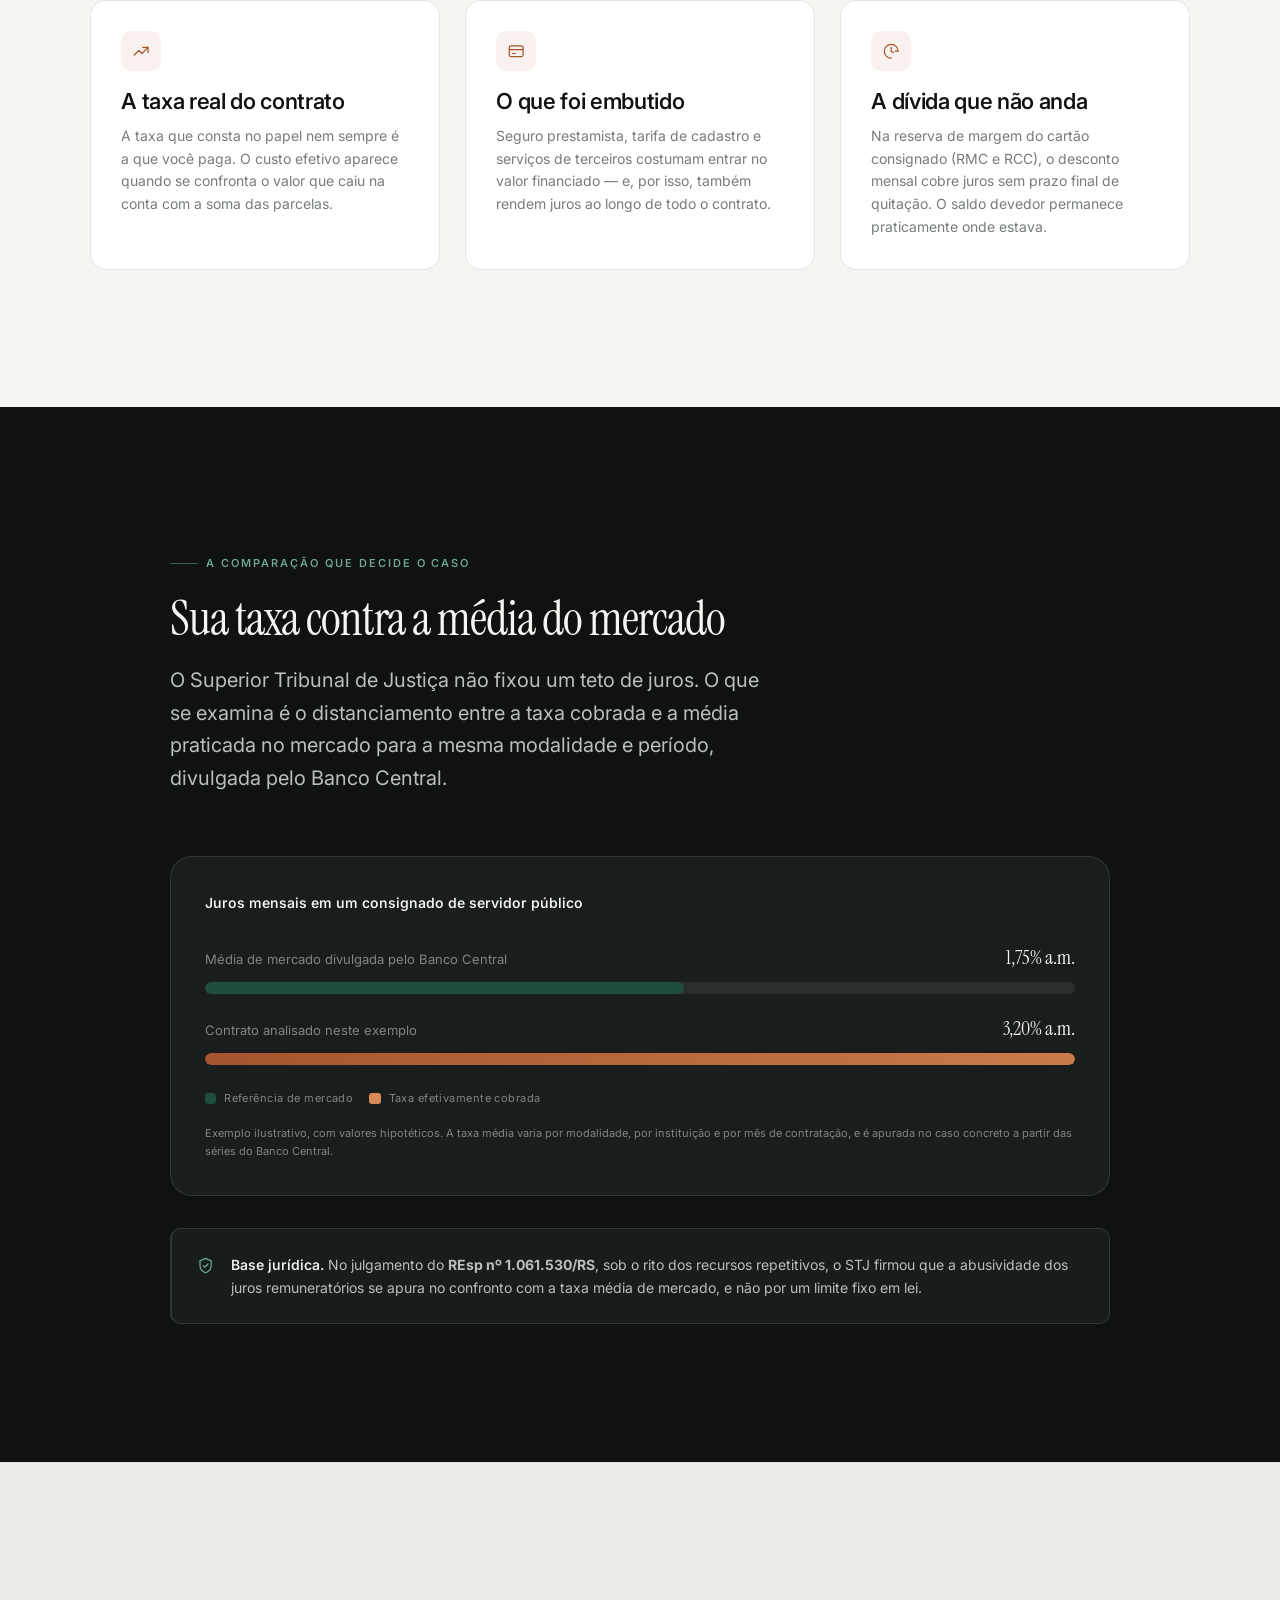
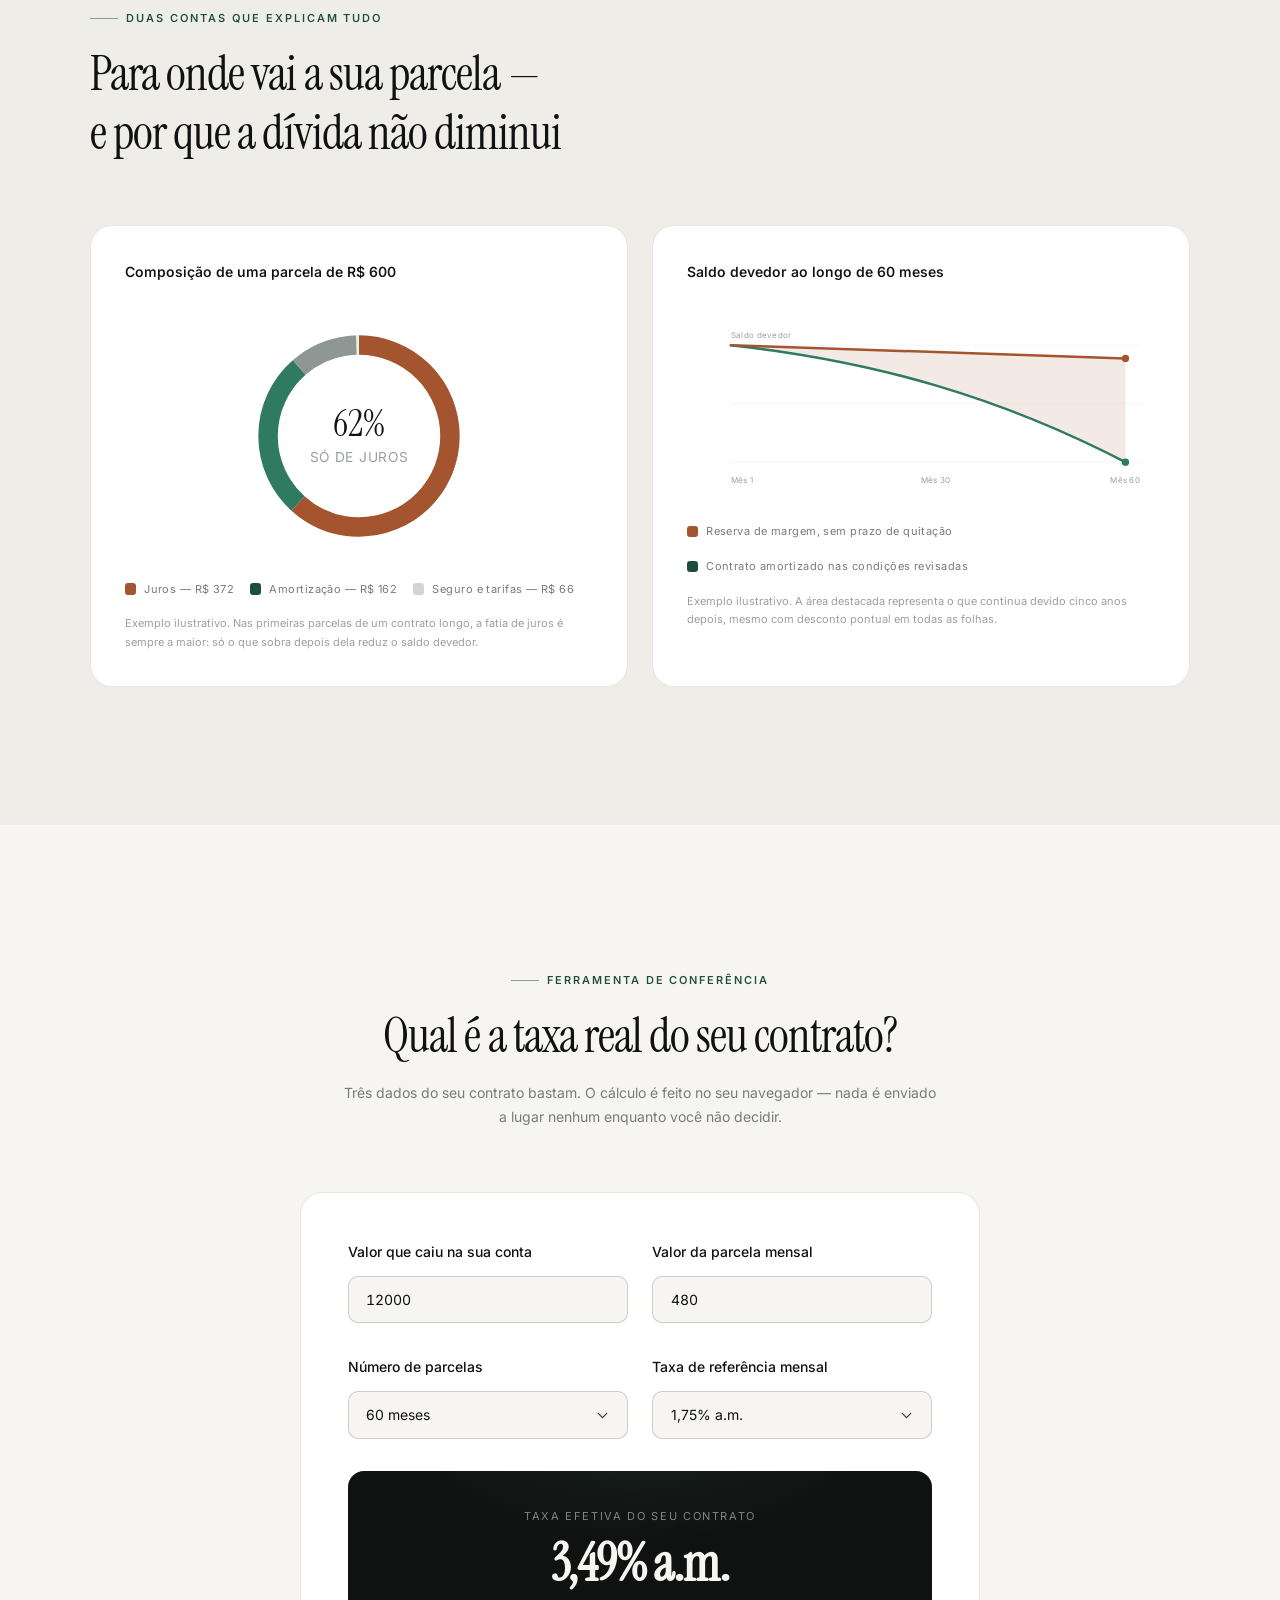
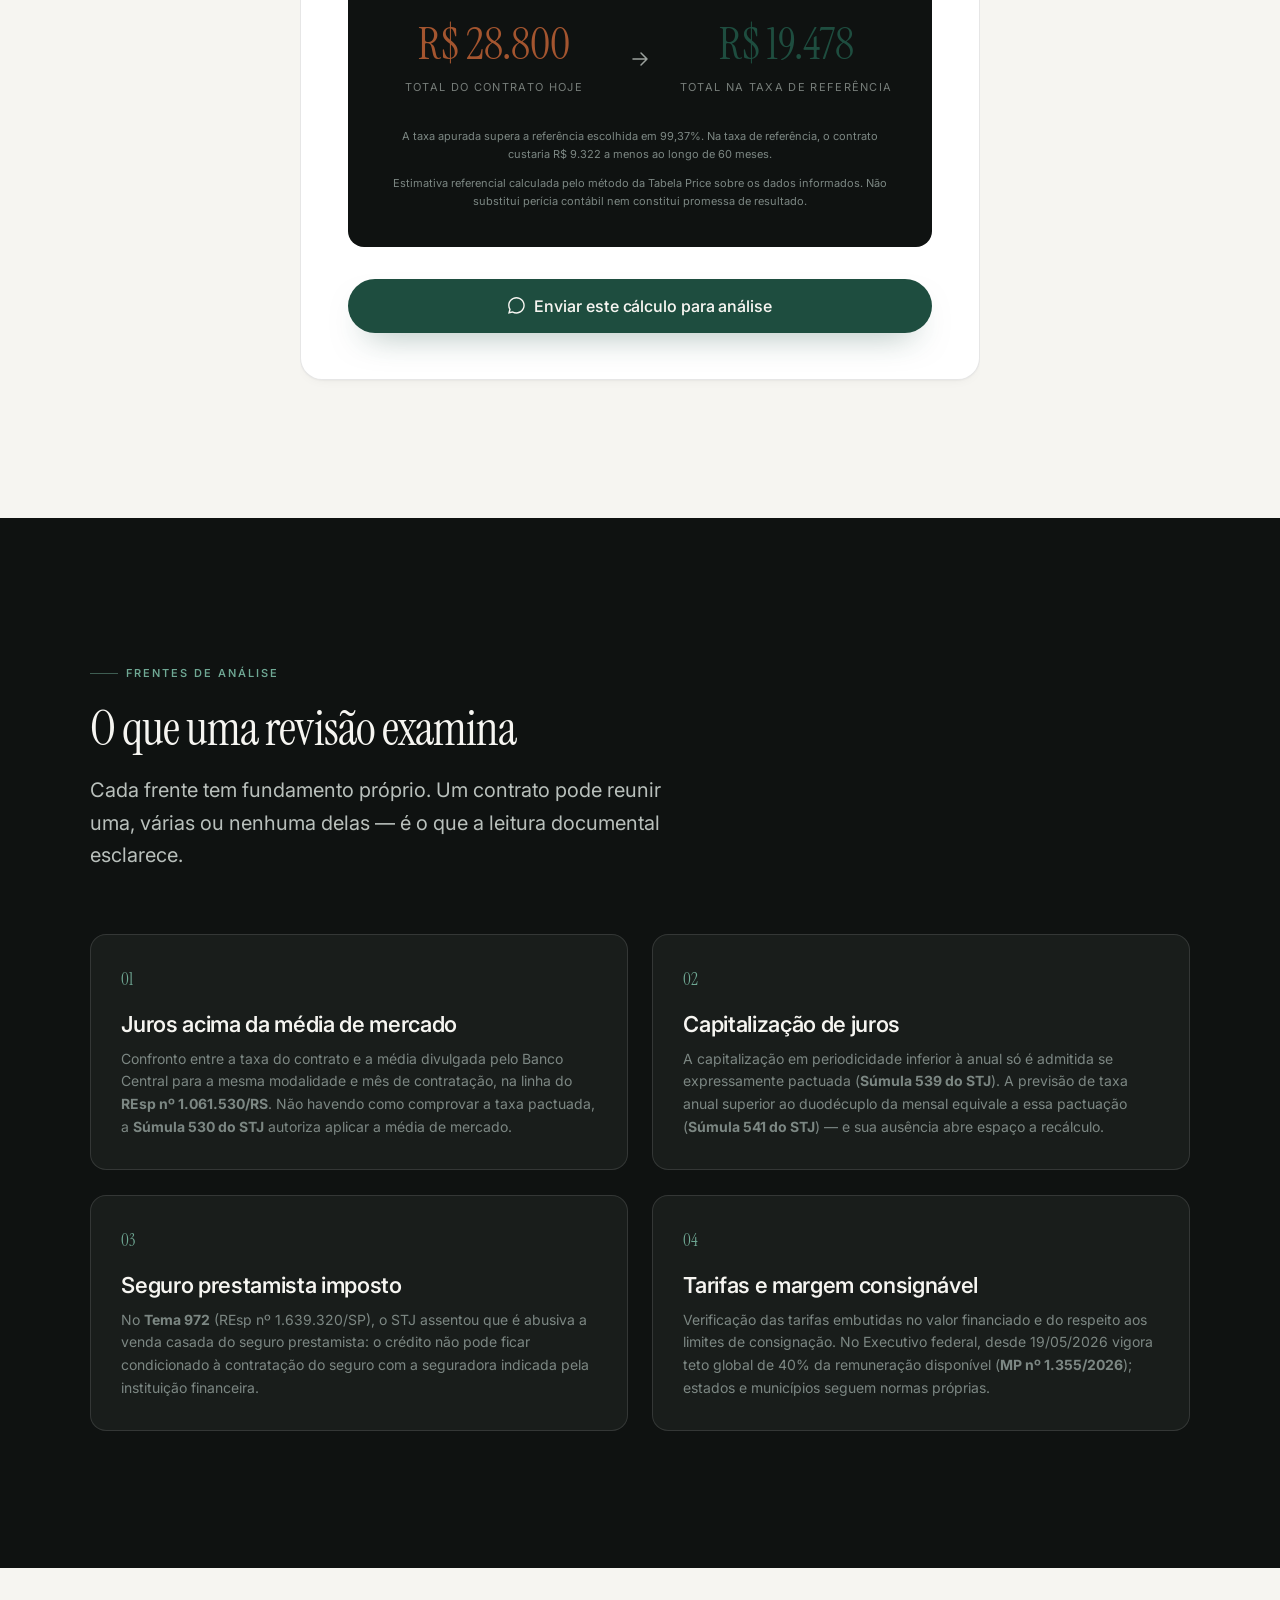
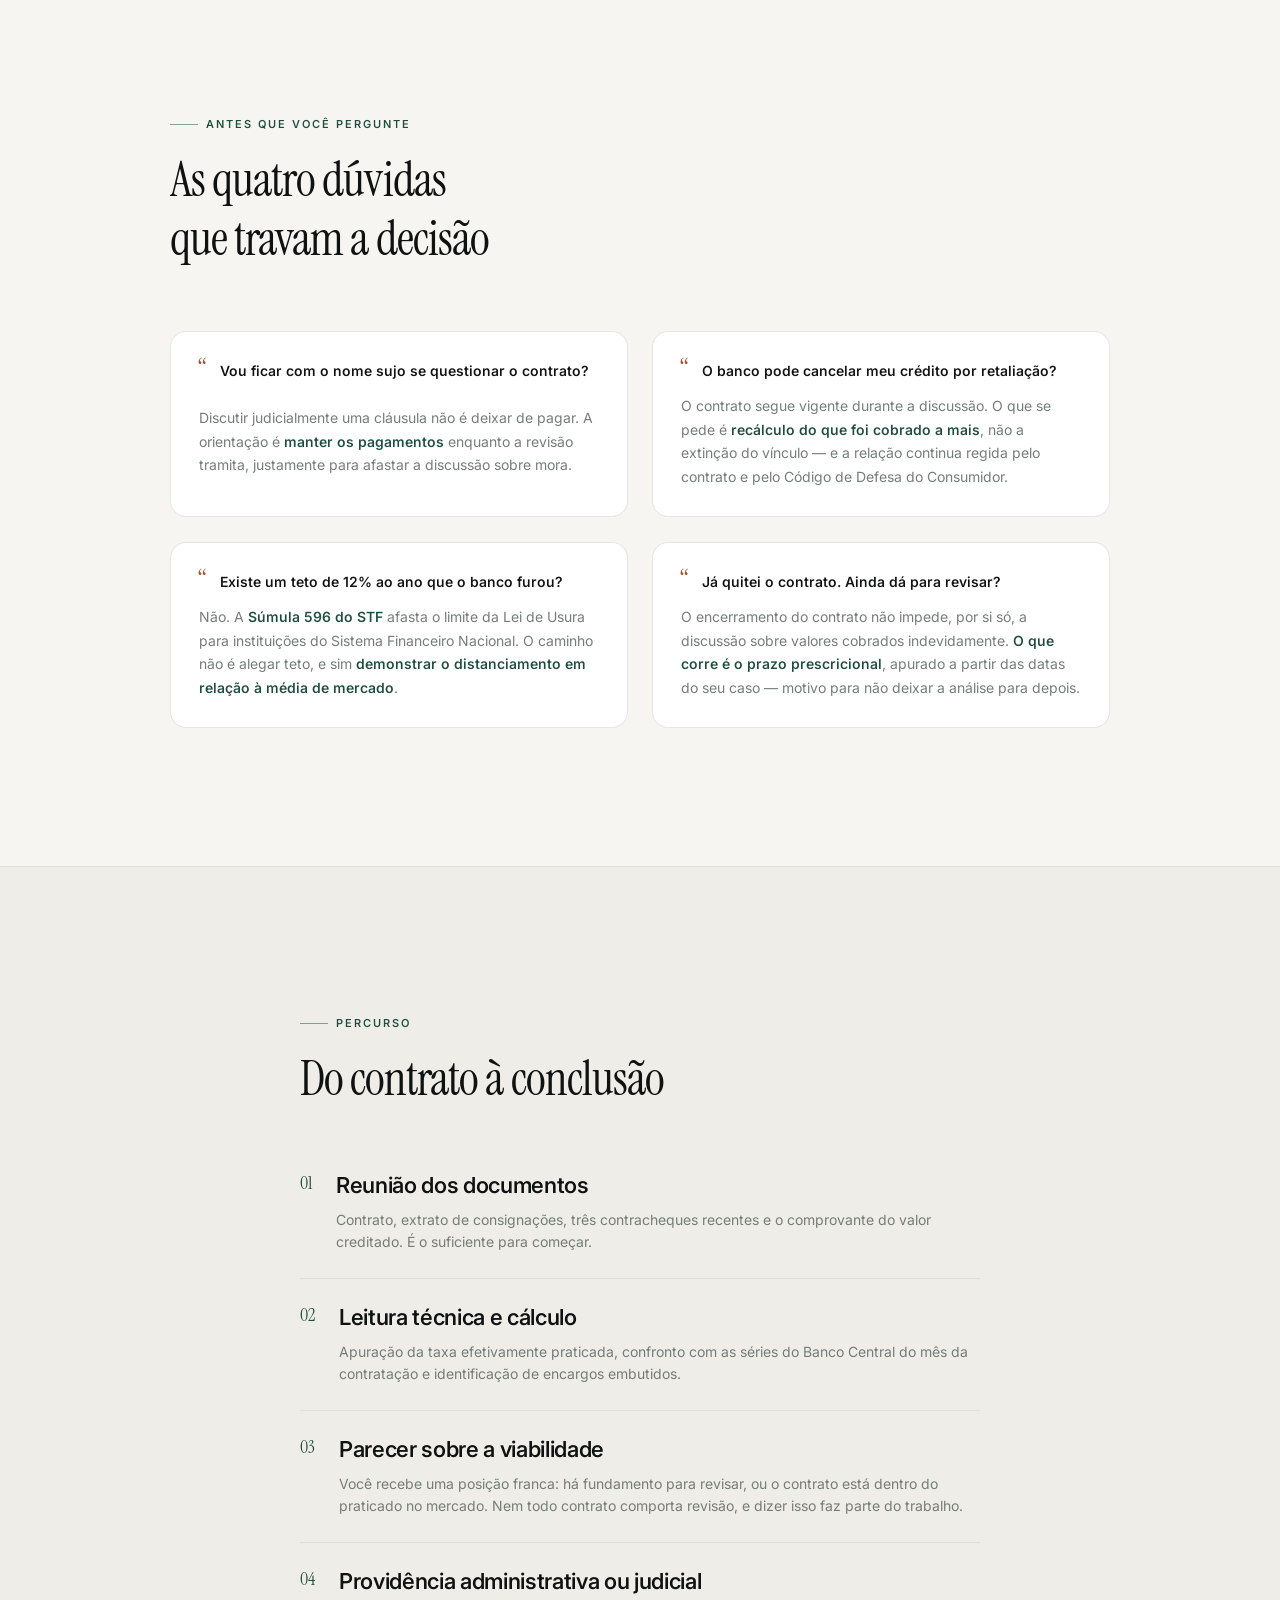
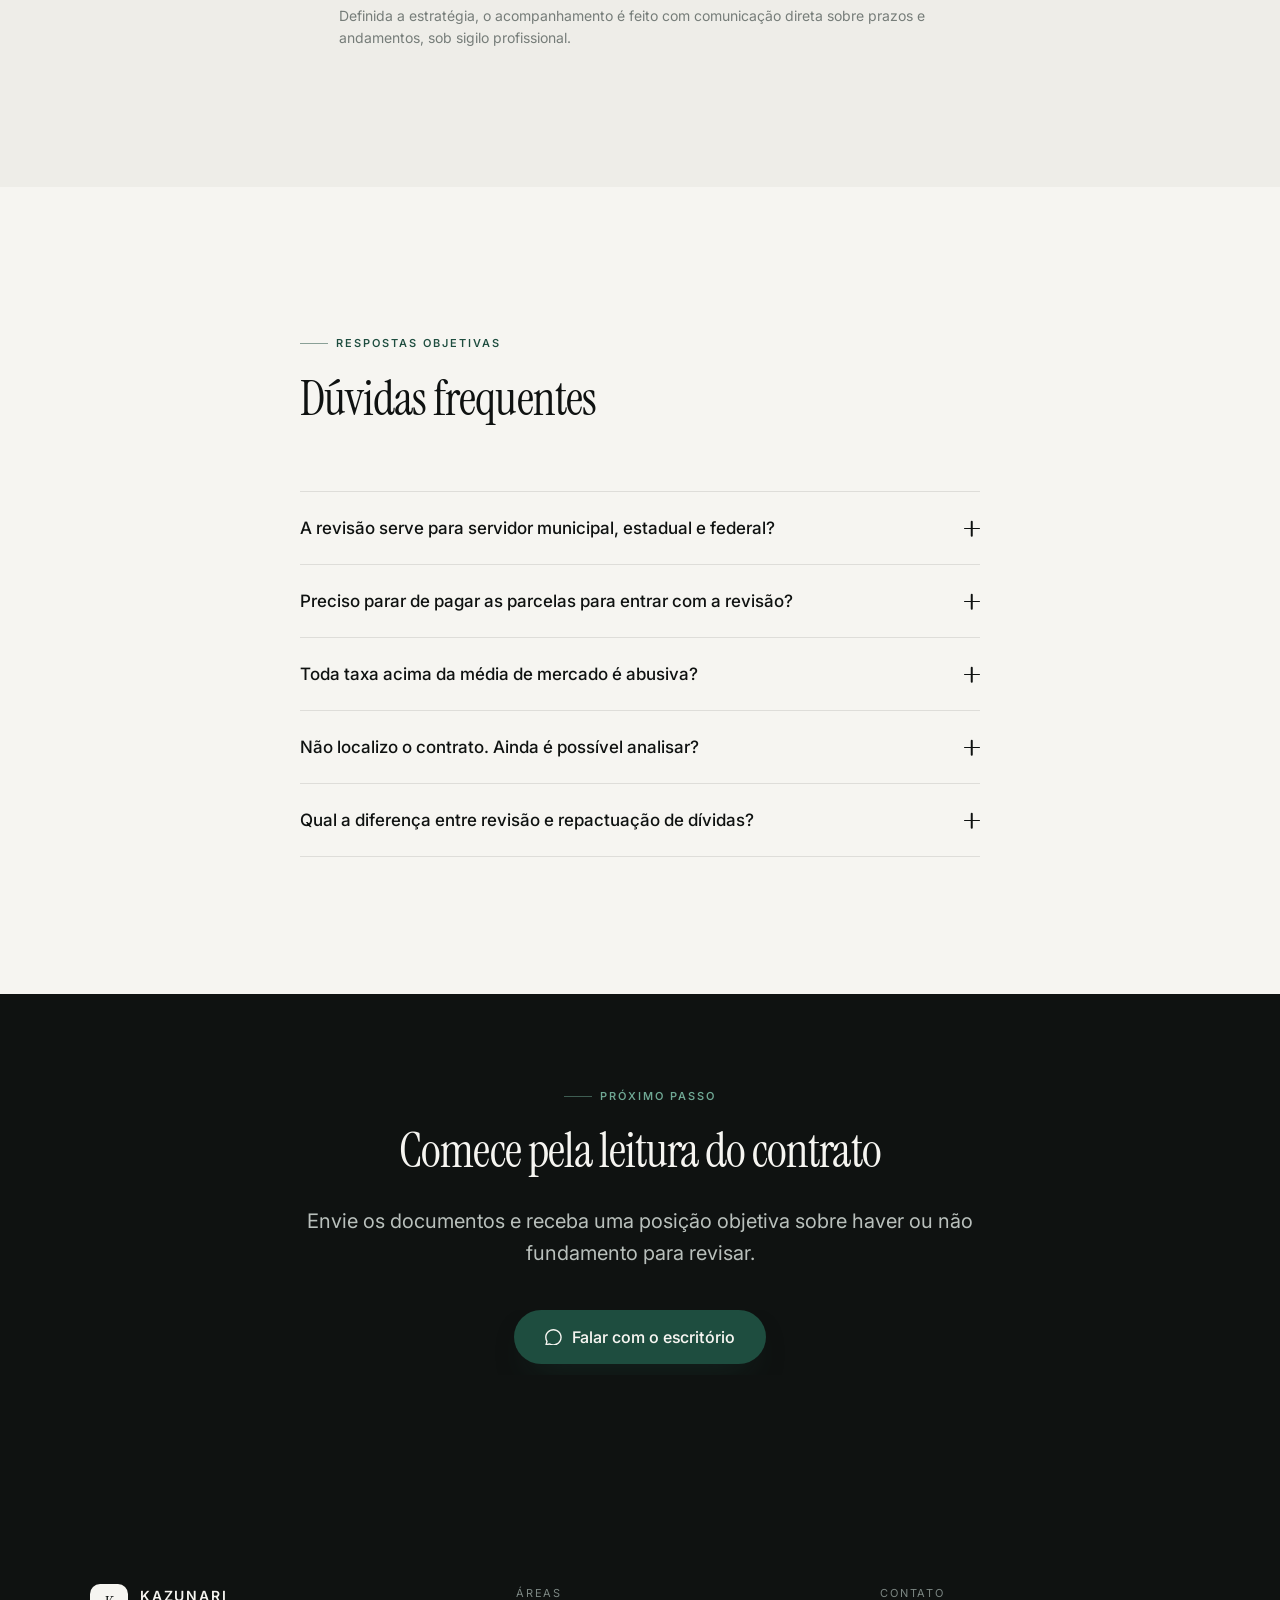
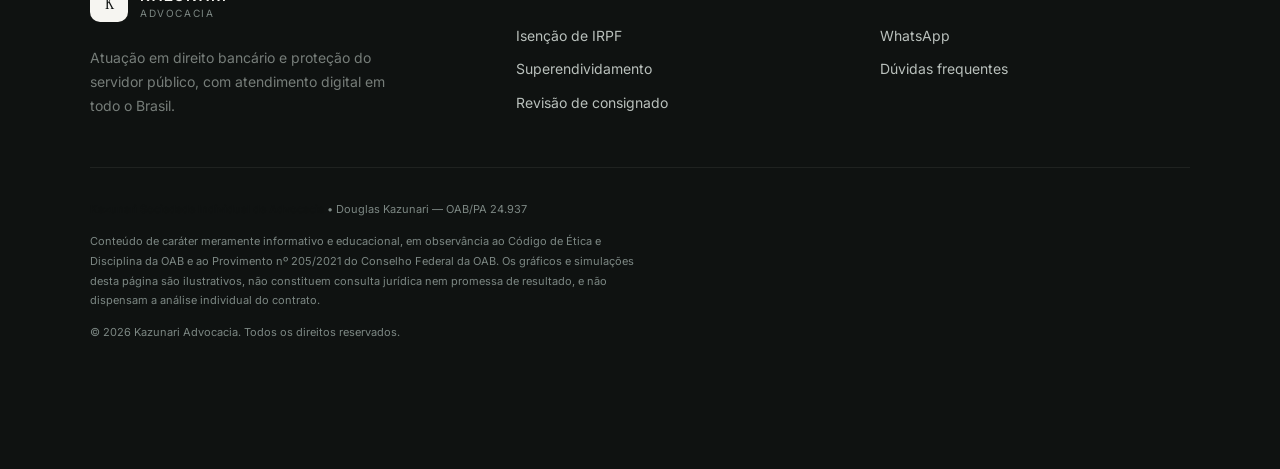
<file: revisao-consignado.html>
<!DOCTYPE html>
<html lang="pt-BR">
<head>
    <meta charset="UTF-8">
    <meta name="viewport" content="width=device-width, initial-scale=1.0">
    <title>Revisão de Empréstimo Consignado | Servidores Públicos | Kazunari Advocacia</title>
    <meta name="description" content="Revisão de contratos de empréstimo consignado de servidores públicos municipais, estaduais e federais: juros acima da média de mercado, capitalização, seguro prestamista e tarifas embutidas.">
    <meta name="theme-color" content="#F6F5F1">
    <meta name="robots" content="index, follow">

    <meta property="og:type" content="website">
    <meta property="og:locale" content="pt_BR">
    <meta property="og:title" content="Revisão de Empréstimo Consignado | Servidores Públicos">
    <meta property="og:description" content="O consignado é a linha de crédito mais barata do mercado. Quando a taxa do contrato destoa da média divulgada pelo Banco Central, cabe revisão judicial.">

    <link rel="preconnect" href="https://fonts.googleapis.com">
    <link rel="preconnect" href="https://fonts.gstatic.com" crossorigin>
    <link href="https://fonts.googleapis.com/css2?family=Inter:wght@300;400;500;600&family=Instrument+Serif:ital@0;1&display=swap" rel="stylesheet">

    <link rel="stylesheet" href="assets/css/design-system.css">
    <link rel="icon" href="data:image/svg+xml,%3Csvg xmlns='http://www.w3.org/2000/svg' viewBox='0 0 32 32'%3E%3Crect width='32' height='32' rx='7' fill='%230F1211'/%3E%3Ctext x='16' y='23' font-family='Georgia,serif' font-size='19' fill='%23F6F5F1' text-anchor='middle'%3EK%3C/text%3E%3C/svg%3E">

    <noscript>
        <style>
            /* Sem JavaScript, nada é revelado nem traçado: os estados iniciais de
               animação são neutralizados para que a página continue legível. */
            [data-reveal] { opacity: 1 !important; transform: none !important; clip-path: none !important; }
            .bar__fill { width: calc(var(--v, 0) * 1%) !important; }
            .donut__seg { stroke-dasharray: var(--v, 0) 100 !important; }
            .curve__line { stroke-dashoffset: 0 !important; }
            .curve__area, .curve__dot { opacity: 1 !important; }
            .accordion__panel { grid-template-rows: 1fr !important; }
            .accordion__body { opacity: 1 !important; transform: none !important; }
            .dock { opacity: 1 !important; transform: translate(-50%, 0) !important; }
        </style>
    </noscript>
</head>
<body>

<a class="skip-link" href="#conteudo">Ir para o conteúdo</a>

<div class="progress" aria-hidden="true"><div class="progress__bar" data-progress></div></div>

<!-- ============ CABEÇALHO ============ -->
<header class="header" data-header>
    <div class="container header__inner">
        <a class="brandmark" href="index.html" aria-label="Kazunari Advocacia — início">
            <span class="brandmark__glyph" aria-hidden="true">K</span>
            <span>
                <span class="brandmark__name">Kazunari</span>
                <span class="brandmark__sub">Advocacia</span>
            </span>
        </a>

        <nav class="navlinks" aria-label="Seções da página">
            <a class="navlink" href="#diagnostico" data-spy>Diagnóstico</a>
            <a class="navlink" href="#calculadora" data-spy>Calculadora</a>
            <a class="navlink" href="#frentes" data-spy>O que se revisa</a>
            <a class="navlink" href="#duvidas" data-spy>Dúvidas</a>
        </nav>

        <div class="cluster">
            <a class="btn btn--outline" href="#calculadora">
                <span>Calcular meus juros</span>
                <svg class="btn__arrow" viewBox="0 0 24 24" stroke="currentColor" stroke-width="1.7" stroke-linecap="round" stroke-linejoin="round" aria-hidden="true"><path d="M5 12h14m-6-6 6 6-6 6"/></svg>
            </a>
            <button class="menu-toggle" type="button" data-drawer-toggle aria-haspopup="dialog" aria-controls="menu-lateral" aria-expanded="false">
                <span class="menu-toggle__icon" aria-hidden="true"><span></span><span></span></span>
                <span>Menu</span>
            </button>
        </div>
    </div>
</header>
<!-- ============ MENU LATERAL ============ -->
<div class="drawer" data-drawer id="menu-lateral" role="dialog" aria-modal="true" aria-label="Menu de navegação" aria-hidden="true">
    <div class="drawer__scrim"></div>
    <div class="drawer__panel">
        <div class="drawer__top drawer__item" style="--d:0ms">
            <a class="brandmark" href="index.html" aria-label="Kazunari Advocacia — início">
                <span class="brandmark__glyph" aria-hidden="true">K</span>
                <span>
                    <span class="brandmark__name">Kazunari</span>
                    <span class="brandmark__sub">Advocacia</span>
                </span>
            </a>
            <button class="drawer__close" type="button" data-drawer-close aria-label="Fechar menu">
                <svg viewBox="0 0 24 24" stroke-linecap="round" stroke-linejoin="round" aria-hidden="true"><path d="M6 6l12 12M18 6 6 18"/></svg>
            </button>
        </div>

        <div>
            <p class="drawer__section-title drawer__item" style="--d:60ms">Áreas de atuação</p>
            <nav aria-label="Áreas de atuação">
                <a class="drawer__area drawer__item" style="--d:100ms" href="index.html">
                    <span class="drawer__area-name">
                        Isenção de IRPF
                        <svg viewBox="0 0 24 24" stroke-linecap="round" stroke-linejoin="round" aria-hidden="true"><path d="M5 12h14m-6-6 6 6-6 6"/></svg>
                    </span>
                    <span class="drawer__area-desc">Restituição retroativa para aposentados e pensionistas com doenças graves.</span>
                </a>
                <a class="drawer__area drawer__item" style="--d:145ms" href="superendividamento.html">
                    <span class="drawer__area-name">
                        Superendividamento
                        <svg viewBox="0 0 24 24" stroke-linecap="round" stroke-linejoin="round" aria-hidden="true"><path d="M5 12h14m-6-6 6 6-6 6"/></svg>
                    </span>
                    <span class="drawer__area-desc">Repactuação de dívidas e limitação de consignados de servidores públicos.</span>
                </a>
                <a class="drawer__area drawer__item" style="--d:190ms" href="#topo" aria-current="page">
                    <span class="drawer__area-name">
                        Revisão de consignado
                        <svg viewBox="0 0 24 24" stroke-linecap="round" stroke-linejoin="round" aria-hidden="true"><path d="M5 12h14m-6-6 6 6-6 6"/></svg>
                    </span>
                    <span class="drawer__area-desc">Juros, capitalização e seguro embutidos no empréstimo consignado.</span>
                </a>
            </nav>
        </div>

        <div>
            <p class="drawer__section-title drawer__item" style="--d:235ms">Nesta página</p>
            <nav aria-label="Seções desta página">
                <a class="drawer__jump drawer__item" style="--d:275ms" href="#diagnostico">Diagnóstico</a>
                <a class="drawer__jump drawer__item" style="--d:315ms" href="#calculadora">Calculadora</a>
                <a class="drawer__jump drawer__item" style="--d:355ms" href="#frentes">O que se revisa</a>
                <a class="drawer__jump drawer__item" style="--d:395ms" href="#duvidas">Dúvidas</a>
            </nav>
        </div>

        <div class="drawer__foot drawer__item" style="--d:475ms">
            <p>Douglas Kazunari &bull; OAB/PA 24.937</p>
            <p style="margin-top:0.5rem">
                <a class="footer__link" style="padding:0" href="https://wa.me/5591987697554" target="_blank" rel="noopener">Falar no WhatsApp</a>
            </p>
        </div>
    </div>
</div>


<main id="conteudo">

    <!-- ============ HERÓI ============ -->
    <section class="section section--dark on-dark aura" id="topo">
        <div class="container container--mid" style="text-align:center">

            <p class="pill hero-in" style="--reveal-delay:80ms">
                <span class="dot" aria-hidden="true"></span>
                Servidores municipais, estaduais e federais
            </p>

            <h1 class="display display--xl" style="margin-top:var(--sp-6)">
                <span class="line-mask" style="--reveal-delay:160ms"><span>O consignado é o crédito</span></span>
                <span class="line-mask" style="--reveal-delay:260ms"><span>mais barato do país.</span></span>
                <span class="line-mask" style="--reveal-delay:360ms"><span>Por que o seu <em class="accent-word">não parece?</em></span></span>
            </h1>

            <p class="lead hero-in" style="--reveal-delay:520ms; margin:var(--sp-6) auto 0; text-align:center">
                O desconto vem direto da folha, o risco do banco é quase zero — e é justamente por isso que a taxa
                deveria ser baixa. Quando ela destoa da média divulgada pelo Banco Central, o contrato pode ser revisto.
            </p>

            <div class="cluster cluster--center cluster--stack-mobile hero-in" style="--reveal-delay:640ms; margin-top:var(--sp-7)">
                <a class="btn btn--primary btn--lg" href="#calculadora">
                    <span>Descobrir a taxa do meu contrato</span>
                    <svg class="btn__arrow" viewBox="0 0 24 24" stroke="currentColor" stroke-width="1.7" stroke-linecap="round" stroke-linejoin="round" aria-hidden="true"><path d="M5 12h14m-6-6 6 6-6 6"/></svg>
                </a>
                <a class="btn btn--outline btn--lg" href="https://wa.me/5591987697554?text=Ol%C3%A1%2C%20Dr.%20Douglas.%20Sou%20servidor%20p%C3%BAblico%20e%20gostaria%20de%20uma%20an%C3%A1lise%20do%20meu%20contrato%20de%20consignado." target="_blank" rel="noopener">
                    <svg class="btn__icon" viewBox="0 0 24 24" fill="currentColor" aria-hidden="true"><path d="M.057 24l1.687-6.163c-1.041-1.804-1.588-3.849-1.587-5.946.003-6.556 5.338-11.891 11.893-11.891 3.181.001 6.167 1.24 8.413 3.488 2.245 2.248 3.481 5.236 3.48 8.414-.003 6.557-5.338 11.892-11.893 11.892-1.99-.001-3.951-.5-5.688-1.448l-6.305 1.654zm6.597-3.807c1.676.995 3.276 1.591 5.392 1.592 5.448 0 9.886-4.434 9.889-9.885.002-5.462-4.415-9.89-9.881-9.892-5.452 0-9.887 4.434-9.889 9.884-.001 2.225.651 3.891 1.746 5.634l-.999 3.648 3.742-.981z"/></svg>
                    <span>Enviar meu contrato</span>
                </a>
            </div>
        </div>

        <div class="container" style="margin-top:var(--sp-10)">
            <div class="stats" data-stagger="110">
                <div class="stat" data-reveal="up">
                    <span class="stat__value"><span data-count-to="60">60</span> meses</span>
                    <span class="stat__label">Contratos comumente revisados</span>
                </div>
                <div class="stat" data-reveal="up">
                    <span class="stat__value">REsp 1.061.530</span>
                    <span class="stat__label">Parâmetro de abusividade no STJ</span>
                </div>
                <div class="stat" data-reveal="up">
                    <span class="stat__value"><span data-count-to="100">100</span>% digital</span>
                    <span class="stat__label">Análise sem sair de casa</span>
                </div>
            </div>
        </div>
    </section>

    <!-- ============ FAIXA DE FUNDAMENTOS ============ -->
    <div class="ticker" aria-hidden="true">
        <div class="ticker__track">
            <span class="ticker__item">REsp 1.061.530/RS</span>
            <span class="ticker__item">Súmula 539 do STJ</span>
            <span class="ticker__item">Súmula 541 do STJ</span>
            <span class="ticker__item">Tema 972 do STJ</span>
            <span class="ticker__item">Código de Defesa do Consumidor, art. 51</span>
            <span class="ticker__item">Taxa média do Banco Central</span>
            <span class="ticker__item">REsp 1.061.530/RS</span>
            <span class="ticker__item">Súmula 539 do STJ</span>
            <span class="ticker__item">Súmula 541 do STJ</span>
            <span class="ticker__item">Tema 972 do STJ</span>
            <span class="ticker__item">Código de Defesa do Consumidor, art. 51</span>
            <span class="ticker__item">Taxa média do Banco Central</span>
        </div>
    </div>

    <!-- ============ GANCHO 1 — IDENTIFICAÇÃO ============ -->
    <section class="section" id="diagnostico">
        <div class="container">
            <div class="section-head" data-reveal="up">
                <span class="eyebrow">O que passa despercebido</span>
                <h2 class="balance">Três coisas que o contracheque não conta</h2>
                <p class="lead">
                    O contracheque mostra quanto sai. Não mostra a que taxa, por quanto tempo, nem o que foi
                    embutido no valor financiado.
                </p>
            </div>

            <div class="grid grid--3 grid--gap-lg" data-stagger="120">
                <article class="card" data-reveal="up" data-spotlight>
                    <span class="icon-badge icon-badge--signal" aria-hidden="true">
                        <svg viewBox="0 0 24 24" stroke-linecap="round" stroke-linejoin="round"><path d="M3 17l6-6 4 4 8-8"/><path d="M14 7h7v7"/></svg>
                    </span>
                    <h3 class="card__title">A taxa real do contrato</h3>
                    <p class="card__text">
                        A taxa que consta no papel nem sempre é a que você paga. O custo efetivo aparece quando se
                        confronta o valor que caiu na conta com a soma das parcelas.
                    </p>
                </article>

                <article class="card" data-reveal="up" data-spotlight>
                    <span class="icon-badge icon-badge--signal" aria-hidden="true">
                        <svg viewBox="0 0 24 24" stroke-linecap="round" stroke-linejoin="round"><rect x="3" y="5" width="18" height="14" rx="2"/><path d="M3 10h18M7 15h4"/></svg>
                    </span>
                    <h3 class="card__title">O que foi embutido</h3>
                    <p class="card__text">
                        Seguro prestamista, tarifa de cadastro e serviços de terceiros costumam entrar no valor
                        financiado — e, por isso, também rendem juros ao longo de todo o contrato.
                    </p>
                </article>

                <article class="card" data-reveal="up" data-spotlight>
                    <span class="icon-badge icon-badge--signal" aria-hidden="true">
                        <svg viewBox="0 0 24 24" stroke-linecap="round" stroke-linejoin="round"><path d="M12 21a9 9 0 1 1 9-9"/><path d="M12 7v5l3 2"/><path d="M21 12h-4"/></svg>
                    </span>
                    <h3 class="card__title">A dívida que não anda</h3>
                    <p class="card__text">
                        Na reserva de margem do cartão consignado (RMC e RCC), o desconto mensal cobre juros sem
                        prazo final de quitação. O saldo devedor permanece praticamente onde estava.
                    </p>
                </article>
            </div>
        </div>
    </section>

    <!-- ============ GANCHO 2 — PROVA VISUAL: TAXAS ============ -->
    <section class="section section--dark on-dark">
        <div class="container container--mid">
            <div class="section-head" data-reveal="up">
                <span class="eyebrow">A comparação que decide o caso</span>
                <h2 class="balance">Sua taxa contra a média do mercado</h2>
                <p class="lead">
                    O Superior Tribunal de Justiça não fixou um teto de juros. O que se examina é o distanciamento
                    entre a taxa cobrada e a média praticada no mercado para a mesma modalidade e período,
                    divulgada pelo Banco Central.
                </p>
            </div>

            <div class="figure" data-reveal="scale" data-chart>
                <div class="figure__head">
                    <p class="figure__title">Juros mensais em um consignado de servidor público</p>
                </div>

                <div class="bars">
                    <div>
                        <div class="bar__label">
                            <span>Média de mercado divulgada pelo Banco Central</span>
                            <span class="bar__value">1,75% a.m.</span>
                        </div>
                        <div class="bar"><span class="bar__fill" style="--v:55; --d:120ms"></span></div>
                    </div>

                    <div>
                        <div class="bar__label">
                            <span>Contrato analisado neste exemplo</span>
                            <span class="bar__value">3,20% a.m.</span>
                        </div>
                        <div class="bar"><span class="bar__fill bar__fill--signal" style="--v:100; --d:320ms"></span></div>
                    </div>
                </div>

                <div class="legend">
                    <span class="legend__item"><span class="legend__swatch"></span> Referência de mercado</span>
                    <span class="legend__item"><span class="legend__swatch legend__swatch--signal"></span> Taxa efetivamente cobrada</span>
                </div>

                <p class="figure__note">
                    Exemplo ilustrativo, com valores hipotéticos. A taxa média varia por modalidade, por instituição
                    e por mês de contratação, e é apurada no caso concreto a partir das séries do Banco Central.
                </p>
            </div>

            <div class="note" style="margin-top:var(--sp-6); background:rgba(111,168,148,0.08); border-color:var(--line-on-dark); color:var(--on-dark)" data-reveal="up">
                <svg style="width:1.2rem;height:1.2rem;flex:none;margin-top:0.2rem;stroke:var(--accent-light);stroke-width:1.6" viewBox="0 0 24 24" stroke-linecap="round" stroke-linejoin="round" aria-hidden="true"><path d="M12 3l7 3v6c0 4.2-2.8 7.6-7 9-4.2-1.4-7-4.8-7-9V6z"/><path d="m9 12 2 2 4-4"/></svg>
                <p>
                    <span class="strong" style="color:var(--on-dark-strong)">Base jurídica.</span>
                    No julgamento do <strong>REsp nº 1.061.530/RS</strong>, sob o rito dos recursos repetitivos, o STJ
                    firmou que a abusividade dos juros remuneratórios se apura no confronto com a taxa média de mercado,
                    e não por um limite fixo em lei.
                </p>
            </div>
        </div>
    </section>

    <!-- ============ GANCHO 3 e 4 — COMPOSIÇÃO E SALDO ============ -->
    <section class="section section--sunken section--hairline">
        <div class="container">
            <div class="section-head" data-reveal="up">
                <span class="eyebrow">Duas contas que explicam tudo</span>
                <h2 class="balance">Para onde vai a sua parcela — e por que a dívida não diminui</h2>
            </div>

            <div class="grid grid--2 grid--gap-lg">

                <!-- Rosca: composição da parcela -->
                <div class="figure" data-reveal="up" data-chart>
                    <div class="figure__head">
                        <p class="figure__title">Composição de uma parcela de R$ 600</p>
                    </div>

                    <svg class="donut" viewBox="0 0 42 42" role="img" aria-label="Da parcela mensal, 62% corresponde a juros, 27% amortiza a dívida e 11% cobre seguro e tarifas.">
                        <circle class="donut__track" cx="21" cy="21" r="15.9155" fill="none" stroke-width="3.4"/>
                        <circle class="donut__seg" style="--v:62; --start:0;  --d:150ms" cx="21" cy="21" r="15.9155" fill="none" stroke-width="3.4" stroke="var(--signal)" pathLength="100" transform="rotate(-90 21 21)"/>
                        <circle class="donut__seg" style="--v:27; --start:62; --d:400ms" cx="21" cy="21" r="15.9155" fill="none" stroke-width="3.4" stroke="var(--accent-bright)" pathLength="100" transform="rotate(-90 21 21)"/>
                        <circle class="donut__seg" style="--v:11; --start:89; --d:650ms" cx="21" cy="21" r="15.9155" fill="none" stroke-width="3.4" stroke="#8E9793" pathLength="100" transform="rotate(-90 21 21)"/>
                        <text class="donut__center" x="21" y="21" text-anchor="middle" font-size="6.5">62%</text>
                        <text class="donut__caption" x="21" y="25.5" text-anchor="middle">só de juros</text>
                    </svg>

                    <div class="legend">
                        <span class="legend__item"><span class="legend__swatch legend__swatch--signal"></span> Juros — R$ 372</span>
                        <span class="legend__item"><span class="legend__swatch"></span> Amortização — R$ 162</span>
                        <span class="legend__item"><span class="legend__swatch legend__swatch--muted"></span> Seguro e tarifas — R$ 66</span>
                    </div>

                    <p class="figure__note">
                        Exemplo ilustrativo. Nas primeiras parcelas de um contrato longo, a fatia de juros é sempre a
                        maior: só o que sobra depois dela reduz o saldo devedor.
                    </p>
                </div>

                <!-- Curva: saldo devedor -->
                <div class="figure" data-reveal="up" data-chart>
                    <div class="figure__head">
                        <p class="figure__title">Saldo devedor ao longo de 60 meses</p>
                    </div>

                    <svg class="curve" viewBox="0 0 640 250" role="img" aria-label="Com a reserva de margem, o saldo devedor permanece praticamente estável ao longo de 60 meses; num contrato amortizado nas condições revisadas, o saldo chega a zero no fim do prazo.">
                        <line class="curve__grid" x1="60" y1="40"  x2="620" y2="40"/>
                        <line class="curve__grid" x1="60" y1="120" x2="620" y2="120"/>
                        <line class="curve__grid" x1="60" y1="200" x2="620" y2="200"/>

                        <path class="curve__area" d="M60,40 C200,44 400,50 600,58 L600,200 C430,112 260,62 60,40 Z" fill="var(--signal)" fill-opacity="0.12"/>

                        <path class="curve__line curve__line--accent" style="--d:200ms" pathLength="1" d="M60,40 C260,62 430,112 600,200"/>
                        <path class="curve__line curve__line--signal" style="--d:500ms" pathLength="1" d="M60,40 C200,44 400,50 600,58"/>

                        <circle class="curve__dot" cx="600" cy="58"  r="5" fill="var(--signal)"/>
                        <circle class="curve__dot" cx="600" cy="200" r="5" fill="var(--accent-bright)"/>

                        <text class="curve__tick" x="60"  y="228" text-anchor="start">Mês 1</text>
                        <text class="curve__tick" x="340" y="228" text-anchor="middle">Mês 30</text>
                        <text class="curve__tick" x="620" y="228" text-anchor="end">Mês 60</text>
                        <text class="curve__tick" x="60"  y="30">Saldo devedor</text>
                    </svg>

                    <div class="legend">
                        <span class="legend__item"><span class="legend__swatch legend__swatch--signal"></span> Reserva de margem, sem prazo de quitação</span>
                        <span class="legend__item"><span class="legend__swatch"></span> Contrato amortizado nas condições revisadas</span>
                    </div>

                    <p class="figure__note">
                        Exemplo ilustrativo. A área destacada representa o que continua devido cinco anos depois,
                        mesmo com desconto pontual em todas as folhas.
                    </p>
                </div>
            </div>
        </div>
    </section>

    <!-- ============ GANCHO 5 — CALCULADORA ============ -->
    <section class="section" id="calculadora">
        <div class="container container--narrow">
            <div class="section-head section-head--center" data-reveal="up">
                <span class="eyebrow eyebrow--center">Ferramenta de conferência</span>
                <h2 class="balance">Qual é a taxa real do seu contrato?</h2>
                <p class="muted text-sm">
                    Três dados do seu contrato bastam. O cálculo é feito no seu navegador — nada é enviado
                    a lugar nenhum enquanto você não decidir.
                </p>
            </div>

            <div class="panel" data-reveal="scale">
                <div class="stack stack-6">

                    <div class="grid grid--2" style="gap:var(--sp-5)">
                        <div class="field">
                            <label class="field__label" for="valorLiberado">Valor que caiu na sua conta</label>
                            <input class="input" type="number" id="valorLiberado" value="12000" min="100" step="100" inputmode="numeric">
                        </div>
                        <div class="field">
                            <label class="field__label" for="valorParcela">Valor da parcela mensal</label>
                            <input class="input" type="number" id="valorParcela" value="480" min="10" step="10" inputmode="numeric">
                        </div>
                    </div>

                    <div class="grid grid--2" style="gap:var(--sp-5)">
                        <div class="field">
                            <label class="field__label" for="numParcelas">Número de parcelas</label>
                            <select class="select" id="numParcelas">
                                <option value="96">96 meses</option>
                                <option value="84">84 meses</option>
                                <option value="72">72 meses</option>
                                <option value="60" selected>60 meses</option>
                                <option value="48">48 meses</option>
                                <option value="36">36 meses</option>
                                <option value="24">24 meses</option>
                            </select>
                        </div>
                        <div class="field">
                            <label class="field__label" for="taxaReferencia">Taxa de referência mensal</label>
                            <select class="select" id="taxaReferencia">
                                <option value="1.55">1,55% a.m.</option>
                                <option value="1.75" selected>1,75% a.m.</option>
                                <option value="1.95">1,95% a.m.</option>
                                <option value="2.20">2,20% a.m.</option>
                            </select>
                        </div>
                    </div>

                    <!-- Resultado -->
                    <div class="result">
                        <span class="result__label">Taxa efetiva do seu contrato</span>
                        <strong class="result__value" id="taxaEfetivaSaida" aria-live="polite">3,49% a.m.</strong>

                        <div class="versus" style="margin-top:var(--sp-6)">
                            <span class="versus__side">
                                <span class="versus__value versus__value--signal" id="totalPagoSaida">R$ 28.800</span>
                                <span class="versus__label">Total do contrato hoje</span>
                            </span>
                            <span class="versus__arrow" aria-hidden="true">
                                <svg viewBox="0 0 24 24" stroke-linecap="round" stroke-linejoin="round"><path d="M5 12h14m-6-6 6 6-6 6"/></svg>
                            </span>
                            <span class="versus__side">
                                <span class="versus__value versus__value--accent" id="totalRevisadoSaida">R$ 19.478</span>
                                <span class="versus__label">Total na taxa de referência</span>
                            </span>
                        </div>

                        <p class="result__note" style="margin-top:var(--sp-6)" id="leituraResultado">
                            A taxa apurada supera a referência escolhida. Vale conferir o contrato.
                        </p>
                        <p class="result__note" style="margin-top:var(--sp-3)">
                            Estimativa referencial calculada pelo método da Tabela Price sobre os dados informados.
                            Não substitui perícia contábil nem constitui promessa de resultado.
                        </p>
                    </div>

                    <button class="btn btn--primary btn--lg btn--block" id="btnCalculadora" type="button">
                        <svg class="btn__icon" viewBox="0 0 24 24" fill="currentColor" aria-hidden="true"><path d="M.057 24l1.687-6.163c-1.041-1.804-1.588-3.849-1.587-5.946.003-6.556 5.338-11.891 11.893-11.891 3.181.001 6.167 1.24 8.413 3.488 2.245 2.248 3.481 5.236 3.48 8.414-.003 6.557-5.338 11.892-11.893 11.892-1.99-.001-3.951-.5-5.688-1.448l-6.305 1.654zm6.597-3.807c1.676.995 3.276 1.591 5.392 1.592 5.448 0 9.886-4.434 9.889-9.885.002-5.462-4.415-9.89-9.881-9.892-5.452 0-9.887 4.434-9.889 9.884-.001 2.225.651 3.891 1.746 5.634l-.999 3.648 3.742-.981z"/></svg>
                        <span>Enviar este cálculo para análise</span>
                    </button>
                </div>
            </div>
        </div>
    </section>

    <!-- ============ O QUE SE REVISA ============ -->
    <section class="section section--dark on-dark" id="frentes">
        <div class="container">
            <div class="section-head" data-reveal="up">
                <span class="eyebrow">Frentes de análise</span>
                <h2 class="balance">O que uma revisão examina</h2>
                <p class="lead">
                    Cada frente tem fundamento próprio. Um contrato pode reunir uma, várias ou nenhuma delas —
                    é o que a leitura documental esclarece.
                </p>
            </div>

            <div class="grid grid--2 grid--gap-lg" data-stagger="110">
                <article class="card card--dark" data-reveal="up" data-spotlight>
                    <span class="card__index">01</span>
                    <h3 class="card__title">Juros acima da média de mercado</h3>
                    <p class="card__text">
                        Confronto entre a taxa do contrato e a média divulgada pelo Banco Central para a mesma
                        modalidade e mês de contratação, na linha do <strong>REsp nº 1.061.530/RS</strong>. Não havendo
                        como comprovar a taxa pactuada, a <strong>Súmula 530 do STJ</strong> autoriza aplicar a média
                        de mercado.
                    </p>
                </article>

                <article class="card card--dark" data-reveal="up" data-spotlight>
                    <span class="card__index">02</span>
                    <h3 class="card__title">Capitalização de juros</h3>
                    <p class="card__text">
                        A capitalização em periodicidade inferior à anual só é admitida se expressamente pactuada
                        (<strong>Súmula 539 do STJ</strong>). A previsão de taxa anual superior ao duodécuplo da mensal
                        equivale a essa pactuação (<strong>Súmula 541 do STJ</strong>) — e sua ausência abre espaço a recálculo.
                    </p>
                </article>

                <article class="card card--dark" data-reveal="up" data-spotlight>
                    <span class="card__index">03</span>
                    <h3 class="card__title">Seguro prestamista imposto</h3>
                    <p class="card__text">
                        No <strong>Tema 972</strong> (REsp nº 1.639.320/SP), o STJ assentou que é abusiva a venda casada
                        do seguro prestamista: o crédito não pode ficar condicionado à contratação do seguro com a
                        seguradora indicada pela instituição financeira.
                    </p>
                </article>

                <article class="card card--dark" data-reveal="up" data-spotlight>
                    <span class="card__index">04</span>
                    <h3 class="card__title">Tarifas e margem consignável</h3>
                    <p class="card__text">
                        Verificação das tarifas embutidas no valor financiado e do respeito aos limites de consignação.
                        No Executivo federal, desde 19/05/2026 vigora teto global de 40% da remuneração disponível
                        (<strong>MP nº 1.355/2026</strong>); estados e municípios seguem normas próprias.
                    </p>
                </article>
            </div>
        </div>
    </section>

    <!-- ============ GANCHO 6 — OBJEÇÕES ============ -->
    <section class="section">
        <div class="container container--mid">
            <div class="section-head" data-reveal="up">
                <span class="eyebrow">Antes que você pergunte</span>
                <h2 class="balance">As quatro dúvidas que travam a decisão</h2>
            </div>

            <div class="grid grid--2 grid--gap-lg" data-stagger="100">
                <div class="objection" data-reveal="up">
                    <p class="objection__q">Vou ficar com o nome sujo se questionar o contrato?</p>
                    <p class="objection__a">
                        Discutir judicialmente uma cláusula não é deixar de pagar. A orientação é <strong>manter os
                        pagamentos</strong> enquanto a revisão tramita, justamente para afastar a discussão sobre mora.
                    </p>
                </div>

                <div class="objection" data-reveal="up">
                    <p class="objection__q">O banco pode cancelar meu crédito por retaliação?</p>
                    <p class="objection__a">
                        O contrato segue vigente durante a discussão. O que se pede é <strong>recálculo do que foi
                        cobrado a mais</strong>, não a extinção do vínculo — e a relação continua regida pelo contrato
                        e pelo Código de Defesa do Consumidor.
                    </p>
                </div>

                <div class="objection" data-reveal="up">
                    <p class="objection__q">Existe um teto de 12% ao ano que o banco furou?</p>
                    <p class="objection__a">
                        Não. A <strong>Súmula 596 do STF</strong> afasta o limite da Lei de Usura para instituições do
                        Sistema Financeiro Nacional. O caminho não é alegar teto, e sim <strong>demonstrar o
                        distanciamento em relação à média de mercado</strong>.
                    </p>
                </div>

                <div class="objection" data-reveal="up">
                    <p class="objection__q">Já quitei o contrato. Ainda dá para revisar?</p>
                    <p class="objection__a">
                        O encerramento do contrato não impede, por si só, a discussão sobre valores cobrados
                        indevidamente. <strong>O que corre é o prazo prescricional</strong>, apurado a partir das datas
                        do seu caso — motivo para não deixar a análise para depois.
                    </p>
                </div>
            </div>
        </div>
    </section>

    <!-- ============ COMO FUNCIONA ============ -->
    <section class="section section--sunken section--hairline">
        <div class="container container--narrow">
            <div class="section-head" data-reveal="up">
                <span class="eyebrow">Percurso</span>
                <h2 class="balance">Do contrato à conclusão</h2>
            </div>

            <div class="steps" data-stagger="110">
                <div class="step" data-reveal="up">
                    <div>
                        <h3 class="card__title">Reunião dos documentos</h3>
                        <p class="card__text">
                            Contrato, extrato de consignações, três contracheques recentes e o comprovante do valor
                            creditado. É o suficiente para começar.
                        </p>
                    </div>
                </div>

                <div class="step" data-reveal="up">
                    <div>
                        <h3 class="card__title">Leitura técnica e cálculo</h3>
                        <p class="card__text">
                            Apuração da taxa efetivamente praticada, confronto com as séries do Banco Central do mês
                            da contratação e identificação de encargos embutidos.
                        </p>
                    </div>
                </div>

                <div class="step" data-reveal="up">
                    <div>
                        <h3 class="card__title">Parecer sobre a viabilidade</h3>
                        <p class="card__text">
                            Você recebe uma posição franca: há fundamento para revisar, ou o contrato está dentro do
                            praticado no mercado. Nem todo contrato comporta revisão, e dizer isso faz parte do trabalho.
                        </p>
                    </div>
                </div>

                <div class="step" data-reveal="up">
                    <div>
                        <h3 class="card__title">Providência administrativa ou judicial</h3>
                        <p class="card__text">
                            Definida a estratégia, o acompanhamento é feito com comunicação direta sobre prazos e
                            andamentos, sob sigilo profissional.
                        </p>
                    </div>
                </div>
            </div>
        </div>
    </section>

    <!-- ============ DÚVIDAS ============ -->
    <section class="section" id="duvidas">
        <div class="container container--narrow">
            <div class="section-head" data-reveal="up">
                <span class="eyebrow">Respostas objetivas</span>
                <h2 class="balance">Dúvidas frequentes</h2>
            </div>

            <div class="accordion" data-accordion data-stagger="70">
                <div class="accordion__item" data-reveal="up">
                    <button class="accordion__trigger" type="button">
                        <span>A revisão serve para servidor municipal, estadual e federal?</span>
                        <span class="accordion__sign" aria-hidden="true"></span>
                    </button>
                    <div class="accordion__panel"><div><p class="accordion__body">
                        Sim. A discussão sobre juros, capitalização, seguro e tarifas decorre do contrato bancário e do
                        Código de Defesa do Consumidor, aplicáveis independentemente do ente ao qual o servidor está
                        vinculado. O que muda de um regime para outro são as regras de margem consignável.
                    </p></div></div>
                </div>

                <div class="accordion__item" data-reveal="up">
                    <button class="accordion__trigger" type="button">
                        <span>Preciso parar de pagar as parcelas para entrar com a revisão?</span>
                        <span class="accordion__sign" aria-hidden="true"></span>
                    </button>
                    <div class="accordion__panel"><div><p class="accordion__body">
                        Não. A recomendação é manter os pagamentos. Interromper as parcelas por conta própria costuma
                        criar um problema novo — inscrição em cadastros de inadimplentes — sem trazer vantagem alguma
                        para a discussão sobre as cláusulas.
                    </p></div></div>
                </div>

                <div class="accordion__item" data-reveal="up">
                    <button class="accordion__trigger" type="button">
                        <span>Toda taxa acima da média de mercado é abusiva?</span>
                        <span class="accordion__sign" aria-hidden="true"></span>
                    </button>
                    <div class="accordion__panel"><div><p class="accordion__body">
                        Não. O STJ exige distanciamento significativo em relação à média apurada pelo Banco Central
                        para a mesma modalidade e período, avaliado caso a caso. Uma diferença pequena, isoladamente,
                        não sustenta o pedido — por isso o cálculo precede qualquer providência.
                    </p></div></div>
                </div>

                <div class="accordion__item" data-reveal="up">
                    <button class="accordion__trigger" type="button">
                        <span>Não localizo o contrato. Ainda é possível analisar?</span>
                        <span class="accordion__sign" aria-hidden="true"></span>
                    </button>
                    <div class="accordion__panel"><div><p class="accordion__body">
                        Sim. O contrato pode ser requerido à instituição financeira, e o extrato de consignações somado
                        aos contracheques já permite uma leitura preliminar. A Súmula 530 do STJ trata justamente da
                        hipótese em que a taxa pactuada não pode ser comprovada.
                    </p></div></div>
                </div>

                <div class="accordion__item" data-reveal="up">
                    <button class="accordion__trigger" type="button">
                        <span>Qual a diferença entre revisão e repactuação de dívidas?</span>
                        <span class="accordion__sign" aria-hidden="true"></span>
                    </button>
                    <div class="accordion__panel"><div><p class="accordion__body">
                        A revisão discute as cláusulas de um contrato específico — juros, capitalização, seguro,
                        tarifas. A repactuação, prevista na Lei nº 14.181/2021, reorganiza o conjunto das dívidas para
                        preservar o mínimo existencial. São caminhos distintos e, em alguns casos, complementares.
                        <a href="superendividamento.html" style="color:var(--accent); text-decoration:underline; text-underline-offset:3px">Ver a página sobre superendividamento</a>.
                    </p></div></div>
                </div>
            </div>
        </div>
    </section>

    <!-- ============ CHAMADA FINAL ============ -->
    <section class="section section--dark on-dark section--tight" id="contato">
        <div class="container container--narrow" style="text-align:center">
            <span class="eyebrow eyebrow--center" data-reveal="up">Próximo passo</span>
            <h2 class="balance" style="margin-top:var(--sp-4)" data-reveal="up">Comece pela leitura do contrato</h2>
            <p class="lead" style="margin:var(--sp-5) auto 0" data-reveal="up">
                Envie os documentos e receba uma posição objetiva sobre haver ou não fundamento para revisar.
            </p>
            <div class="cluster cluster--center" style="margin-top:var(--sp-7)" data-reveal="up">
                <a class="btn btn--primary btn--lg" href="https://wa.me/5591987697554?text=Ol%C3%A1%2C%20Dr.%20Douglas.%20Gostaria%20de%20enviar%20meu%20contrato%20de%20consignado%20para%20an%C3%A1lise%20de%20revis%C3%A3o." target="_blank" rel="noopener">
                    <svg class="btn__icon" viewBox="0 0 24 24" fill="currentColor" aria-hidden="true"><path d="M.057 24l1.687-6.163c-1.041-1.804-1.588-3.849-1.587-5.946.003-6.556 5.338-11.891 11.893-11.891 3.181.001 6.167 1.24 8.413 3.488 2.245 2.248 3.481 5.236 3.48 8.414-.003 6.557-5.338 11.892-11.893 11.892-1.99-.001-3.951-.5-5.688-1.448l-6.305 1.654zm6.597-3.807c1.676.995 3.276 1.591 5.392 1.592 5.448 0 9.886-4.434 9.889-9.885.002-5.462-4.415-9.89-9.881-9.892-5.452 0-9.887 4.434-9.889 9.884-.001 2.225.651 3.891 1.746 5.634l-.999 3.648 3.742-.981z"/></svg>
                    <span>Falar com o escritório</span>
                </a>
            </div>
        </div>
    </section>
</main>

<!-- ============ RODAPÉ ============ -->
<footer class="footer on-dark">
    <div class="container">
        <div class="footer__grid">
            <div>
                <a class="brandmark" href="index.html" aria-label="Kazunari Advocacia — início">
                    <span class="brandmark__glyph" aria-hidden="true">K</span>
                    <span>
                        <span class="brandmark__name">Kazunari</span>
                        <span class="brandmark__sub">Advocacia</span>
                    </span>
                </a>
                <p class="text-sm muted" style="margin-top:var(--sp-5); max-width:34ch">
                    Atuação em direito bancário e proteção do servidor público, com atendimento digital em todo o Brasil.
                </p>
            </div>

            <div>
                <p class="footer__title">Áreas</p>
                <nav class="stack" aria-label="Áreas de atuação">
                    <a class="footer__link" href="index.html">Isenção de IRPF</a>
                    <a class="footer__link" href="superendividamento.html">Superendividamento</a>
                    <a class="footer__link" href="revisao-consignado.html">Revisão de consignado</a>
                </nav>
            </div>

            <div>
                <p class="footer__title">Contato</p>
                <nav class="stack" aria-label="Canais de contato">
                    <a class="footer__link" href="https://wa.me/5591987697554" target="_blank" rel="noopener">WhatsApp</a>
                    <a class="footer__link" href="#duvidas">Dúvidas frequentes</a>
                </nav>
            </div>
        </div>

        <div class="footer__legal">
            <p><span class="strong">Kazunari Sociedade Individual de Advocacia</span> &bull; Douglas Kazunari — OAB/PA 24.937</p>
            <p style="margin-top:var(--sp-3); max-width:78ch">
                Conteúdo de caráter meramente informativo e educacional, em observância ao Código de Ética e Disciplina
                da OAB e ao Provimento nº 205/2021 do Conselho Federal da OAB. Os gráficos e simulações desta página são
                ilustrativos, não constituem consulta jurídica nem promessa de resultado, e não dispensam a análise
                individual do contrato.
            </p>
            <p style="margin-top:var(--sp-3)">&copy; <span data-year>2026</span> Kazunari Advocacia. Todos os direitos reservados.</p>
        </div>
    </div>
</footer>

<!-- ============ CONTATO FLUTUANTE ============ -->
<div class="dock" data-dock data-dock-after="diagnostico">
    <a class="dock__inner" href="https://wa.me/5591987697554?text=Ol%C3%A1%2C%20sou%20servidor%20p%C3%BAblico%20e%20gostaria%20de%20revisar%20meu%20empr%C3%A9stimo%20consignado." target="_blank" rel="noopener">
        <span class="dock__text">
            <strong>Análise do contrato</strong>
            <span>Fale com o escritório agora</span>
        </span>
        <span class="dock__cta">
            <svg viewBox="0 0 24 24" fill="currentColor" aria-hidden="true"><path d="M.057 24l1.687-6.163c-1.041-1.804-1.588-3.849-1.587-5.946.003-6.556 5.338-11.891 11.893-11.891 3.181.001 6.167 1.24 8.413 3.488 2.245 2.248 3.481 5.236 3.48 8.414-.003 6.557-5.338 11.892-11.893 11.892-1.99-.001-3.951-.5-5.688-1.448l-6.305 1.654zm6.597-3.807c1.676.995 3.276 1.591 5.392 1.592 5.448 0 9.886-4.434 9.889-9.885.002-5.462-4.415-9.89-9.881-9.892-5.452 0-9.887 4.434-9.889 9.884-.001 2.225.651 3.891 1.746 5.634l-.999 3.648 3.742-.981z"/></svg>
            <span>WhatsApp</span>
        </span>
    </a>
</div>

<script src="assets/js/motion.js" defer></script>

<!-- Calculadora de taxa efetiva (Tabela Price, taxa apurada por Newton-Raphson) -->
<script>
(function () {
  var liberado = document.getElementById('valorLiberado');
  var parcela  = document.getElementById('valorParcela');
  var prazo    = document.getElementById('numParcelas');
  var refer    = document.getElementById('taxaReferencia');
  var saidaTaxa = document.getElementById('taxaEfetivaSaida');
  var saidaHoje = document.getElementById('totalPagoSaida');
  var saidaRef  = document.getElementById('totalRevisadoSaida');
  var leitura   = document.getElementById('leituraResultado');
  var botao     = document.getElementById('btnCalculadora');
  if (!liberado || !parcela || !prazo || !refer || !botao) return;

  var TELEFONE = '5591987697554';
  var moeda = new Intl.NumberFormat('pt-BR', { style: 'currency', currency: 'BRL', maximumFractionDigits: 0 });
  var pct = new Intl.NumberFormat('pt-BR', { minimumFractionDigits: 2, maximumFractionDigits: 2 });

  // Taxa mensal que iguala o valor presente das parcelas ao valor liberado.
  function taxaEfetiva(pv, pmt, n) {
    if (!(pv > 0 && pmt > 0 && n > 0)) return null;
    if (pmt * n <= pv) return 0;

    var i = 0.02;
    for (var k = 0; k < 200; k++) {
      var pot = Math.pow(1 + i, -n);
      var f = pmt * (1 - pot) / i - pv;
      var d = pmt * (n * Math.pow(1 + i, -n - 1) * i - (1 - pot)) / (i * i);
      if (!isFinite(f) || !isFinite(d) || d === 0) break;

      var proximo = i - f / d;
      if (!isFinite(proximo) || proximo <= 0) proximo = i / 2;
      if (Math.abs(proximo - i) < 1e-12) { i = proximo; break; }
      i = proximo;
    }
    return i > 0 && isFinite(i) ? i : null;
  }

  // Parcela equivalente sob uma taxa dada (Tabela Price).
  function parcelaPrice(pv, i, n) {
    return pv * i / (1 - Math.pow(1 + i, -n));
  }

  function pulsar(el) {
    el.classList.add('is-updating');
    window.setTimeout(function () { el.classList.remove('is-updating'); }, 140);
  }

  function atualizar() {
    var pv = parseFloat(liberado.value);
    var pmt = parseFloat(parcela.value);
    var n = parseInt(prazo.value, 10);
    var iRef = parseFloat(refer.value) / 100;

    var i = taxaEfetiva(pv, pmt, n);
    var totalHoje = pmt * n;

    if (i === null) {
      saidaTaxa.textContent = '—';
      saidaHoje.textContent = '—';
      saidaRef.textContent = '—';
      leitura.textContent = 'Informe o valor liberado, a parcela e o prazo para ver a taxa efetiva.';
      botao.dataset.mensagem = 'Olá, Dr. Douglas! Gostaria de analisar meu contrato de consignado.';
      return;
    }

    if (i === 0) {
      saidaTaxa.textContent = 'sem juros';
      saidaHoje.textContent = moeda.format(totalHoje);
      saidaRef.textContent = moeda.format(totalHoje);
      leitura.textContent = 'A soma das parcelas não supera o valor liberado. Confira os dados informados.';
    } else {
      var totalRef = parcelaPrice(pv, iRef, n) * n;
      var diferenca = totalHoje - totalRef;

      pulsar(saidaTaxa);
      saidaTaxa.textContent = pct.format(i * 100) + '% a.m.';
      saidaHoje.textContent = moeda.format(totalHoje);
      saidaRef.textContent = moeda.format(totalRef);

      if (i > iRef * 1.05) {
        leitura.textContent = 'A taxa apurada supera a referência escolhida em ' +
          pct.format((i / iRef - 1) * 100) + '%. Na taxa de referência, o contrato custaria ' +
          moeda.format(diferenca) + ' a menos ao longo de ' + n + ' meses.';
      } else if (i < iRef * 0.95) {
        leitura.textContent = 'A taxa apurada está abaixo da referência escolhida. Nesse cenário, o contrato tende a não comportar revisão por juros.';
      } else {
        leitura.textContent = 'A taxa apurada está próxima da referência escolhida. A revisão por juros dependeria de outros encargos do contrato.';
      }
    }

    botao.dataset.mensagem =
      'Olá, Dr. Douglas! Usei a calculadora do site para conferir meu consignado:\n\n' +
      '• Valor liberado: ' + moeda.format(pv) + '\n' +
      '• Parcela mensal: ' + moeda.format(pmt) + '\n' +
      '• Prazo: ' + n + ' meses\n' +
      '• Taxa efetiva apurada: ' + (i === 0 ? 'sem juros' : pct.format(i * 100) + '% a.m.') + '\n' +
      '• Referência comparada: ' + pct.format(iRef * 100) + '% a.m.\n\n' +
      'Gostaria de enviar o contrato para análise.';
  }

  botao.addEventListener('click', function () {
    window.open('https://wa.me/' + TELEFONE + '?text=' + encodeURIComponent(botao.dataset.mensagem || ''), '_blank', 'noopener');
  });

  [liberado, parcela].forEach(function (campo) { campo.addEventListener('input', atualizar); });
  [prazo, refer].forEach(function (campo) { campo.addEventListener('change', atualizar); });
  atualizar();
})();
</script>

</body>
</html>
</file>
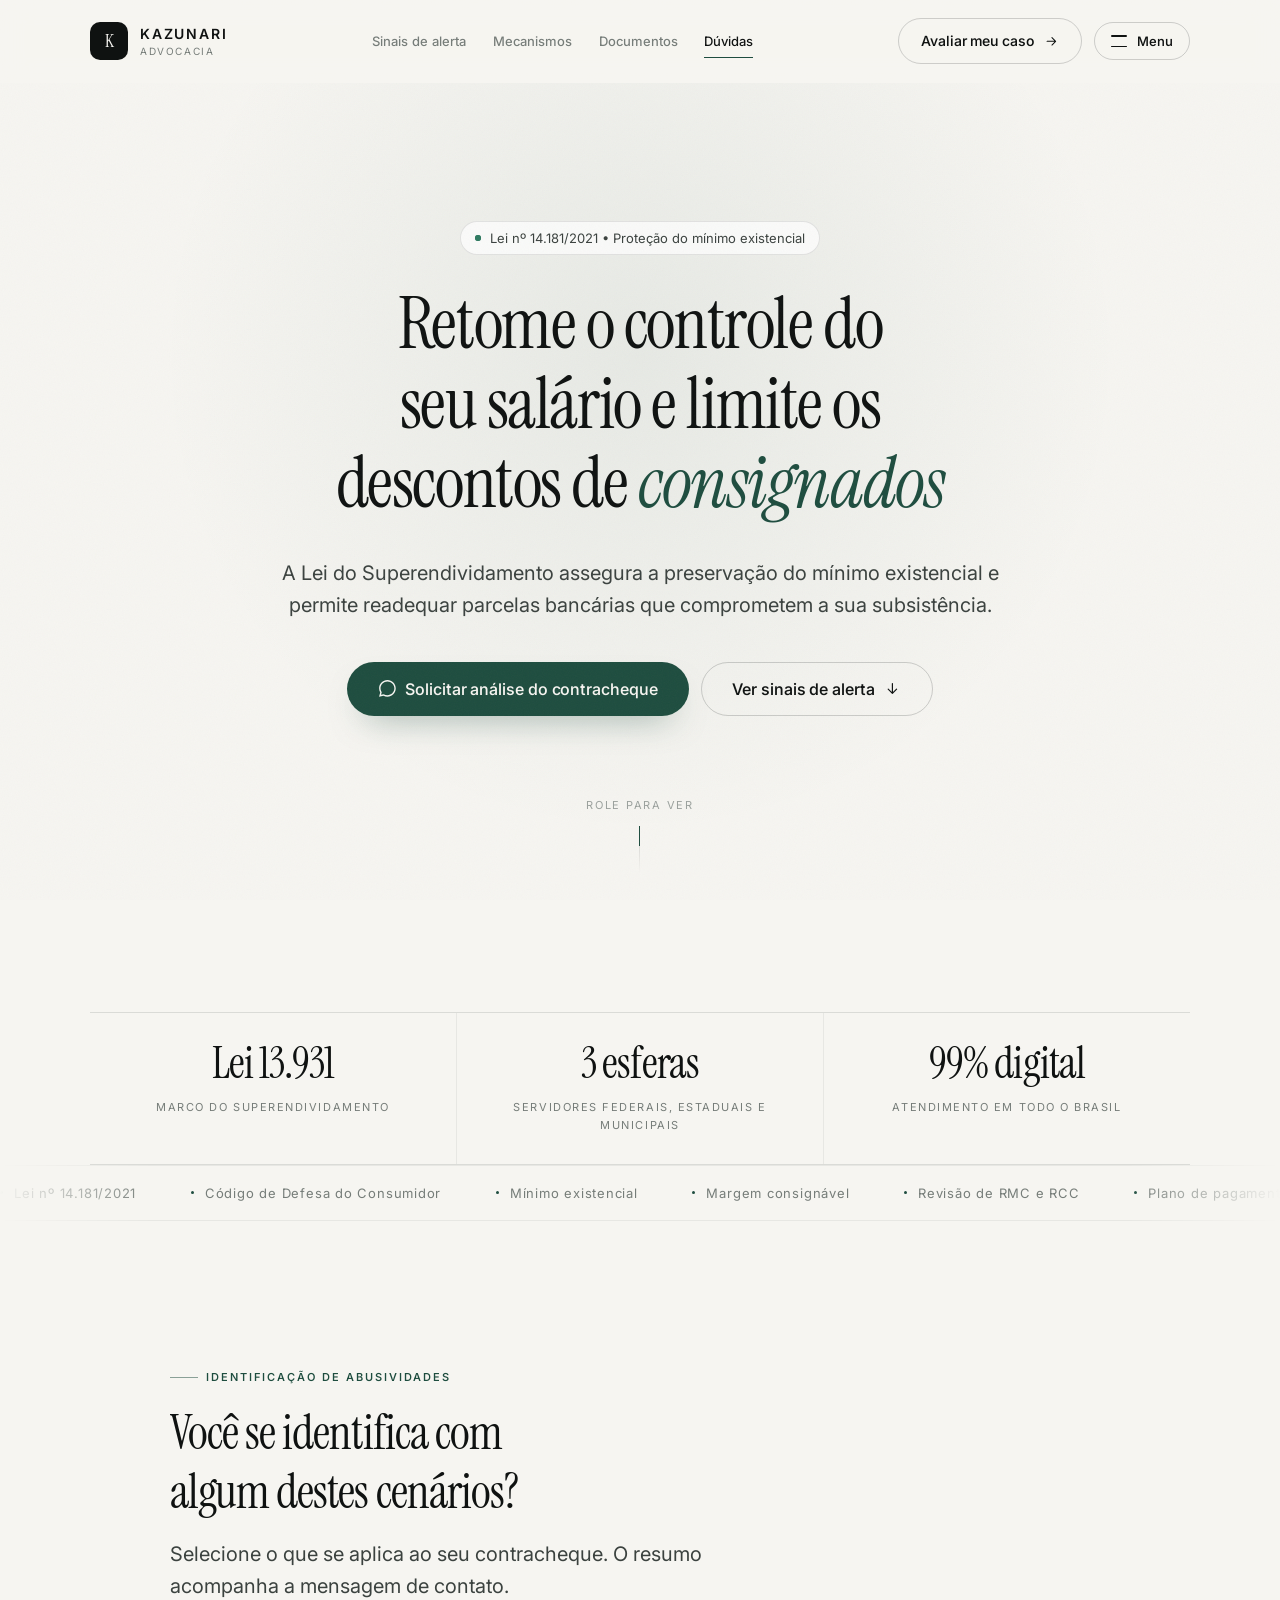
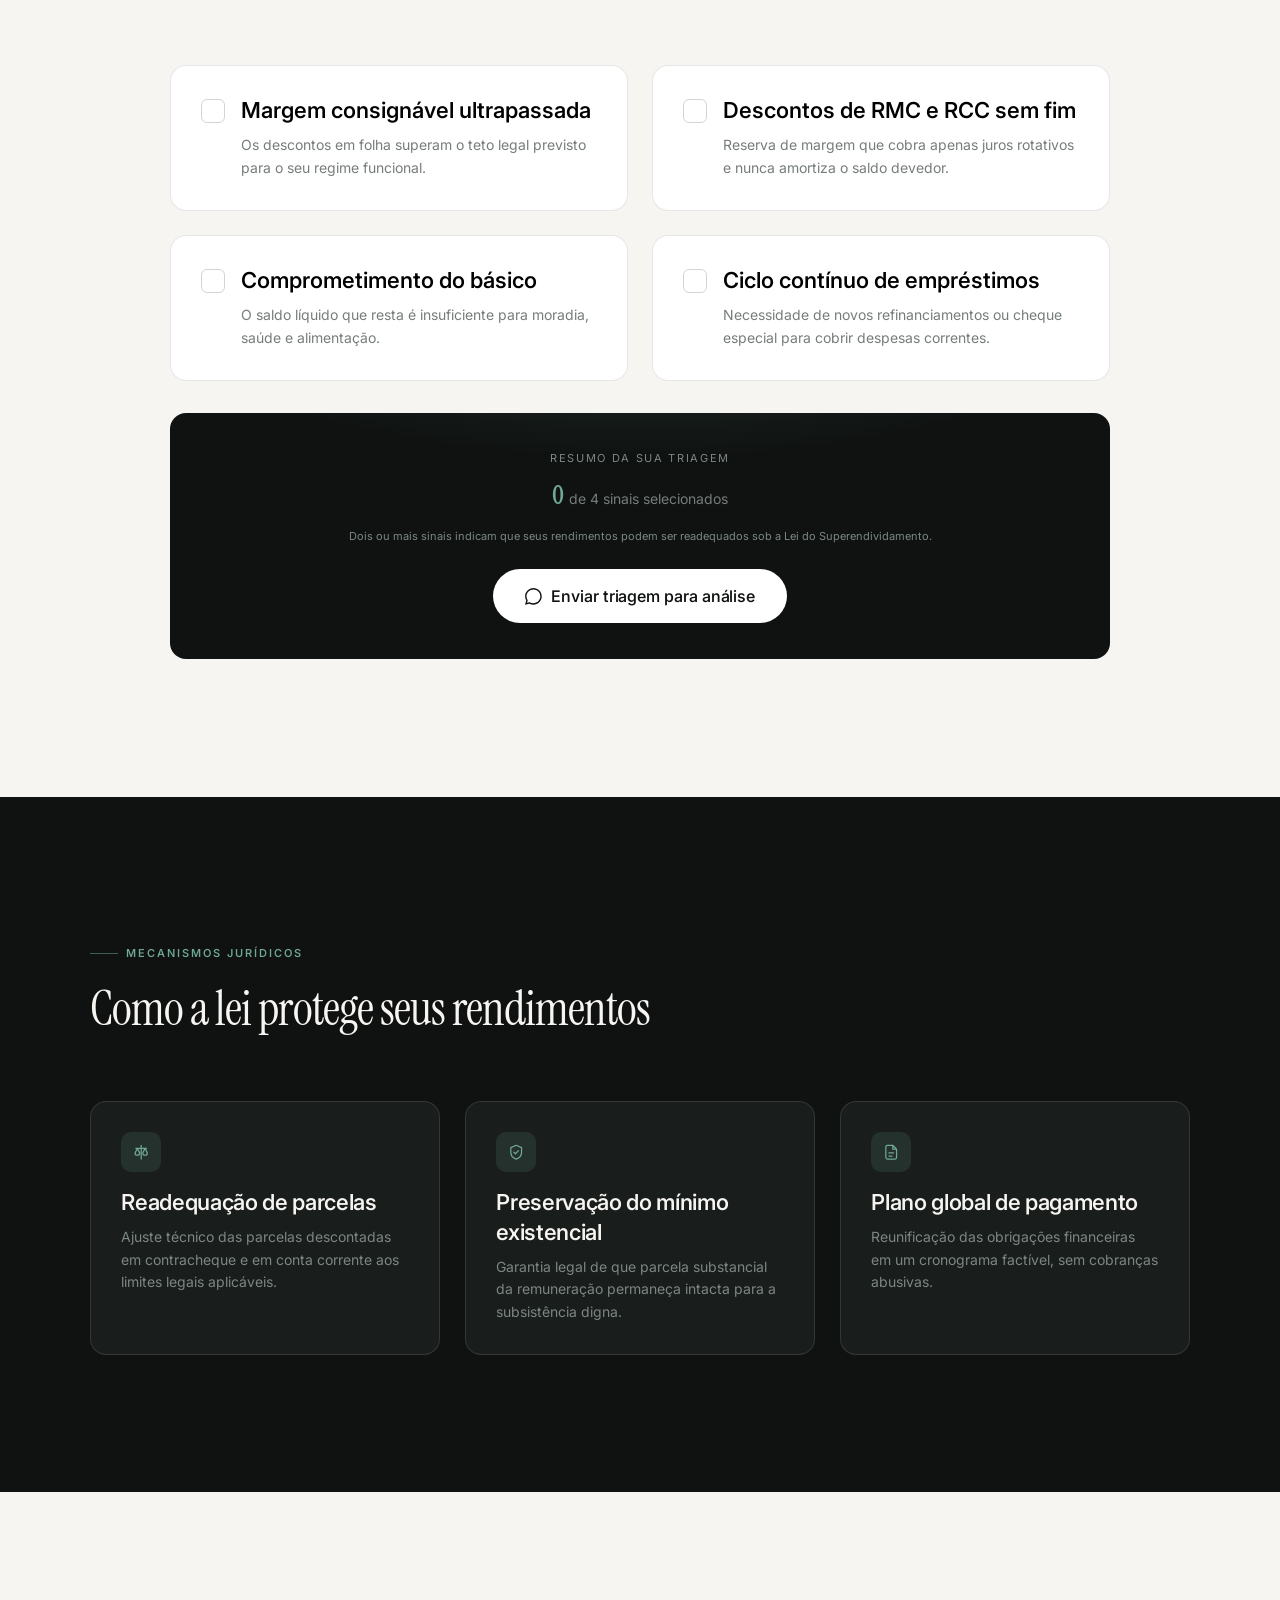
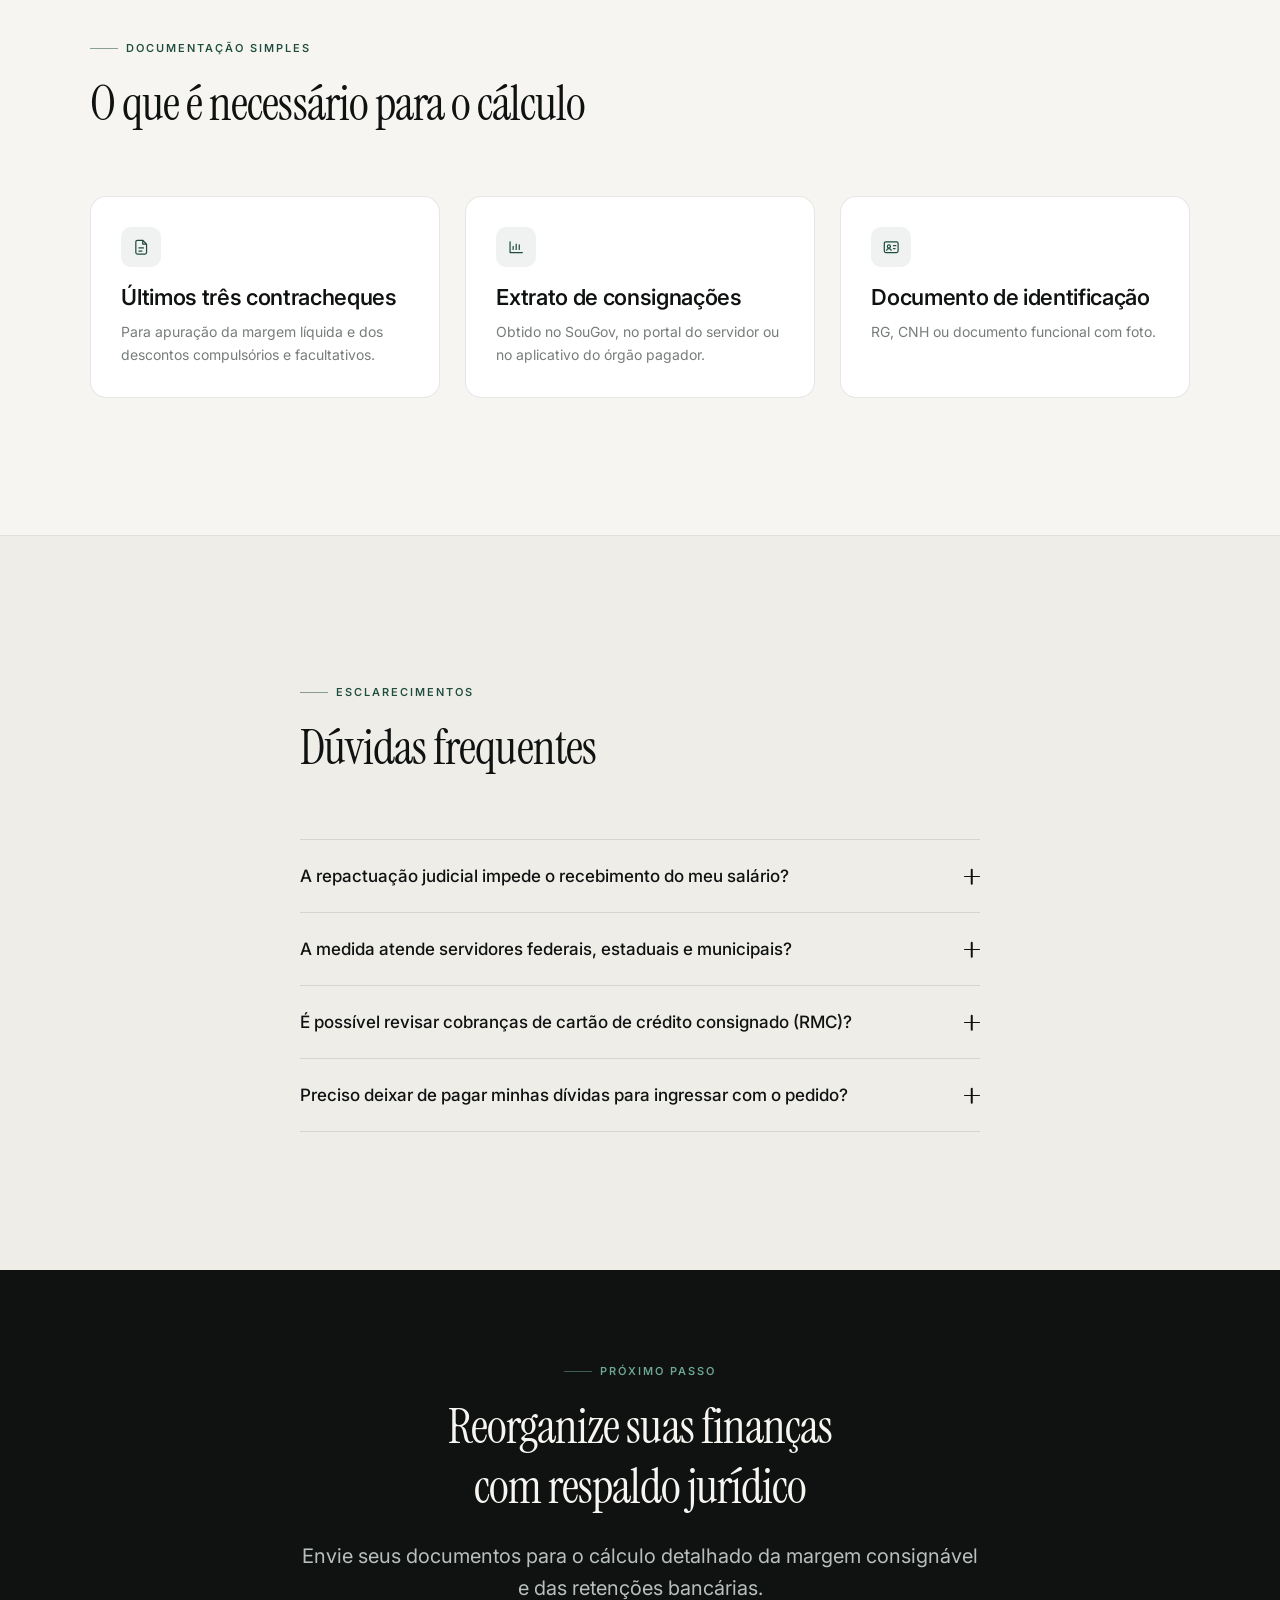
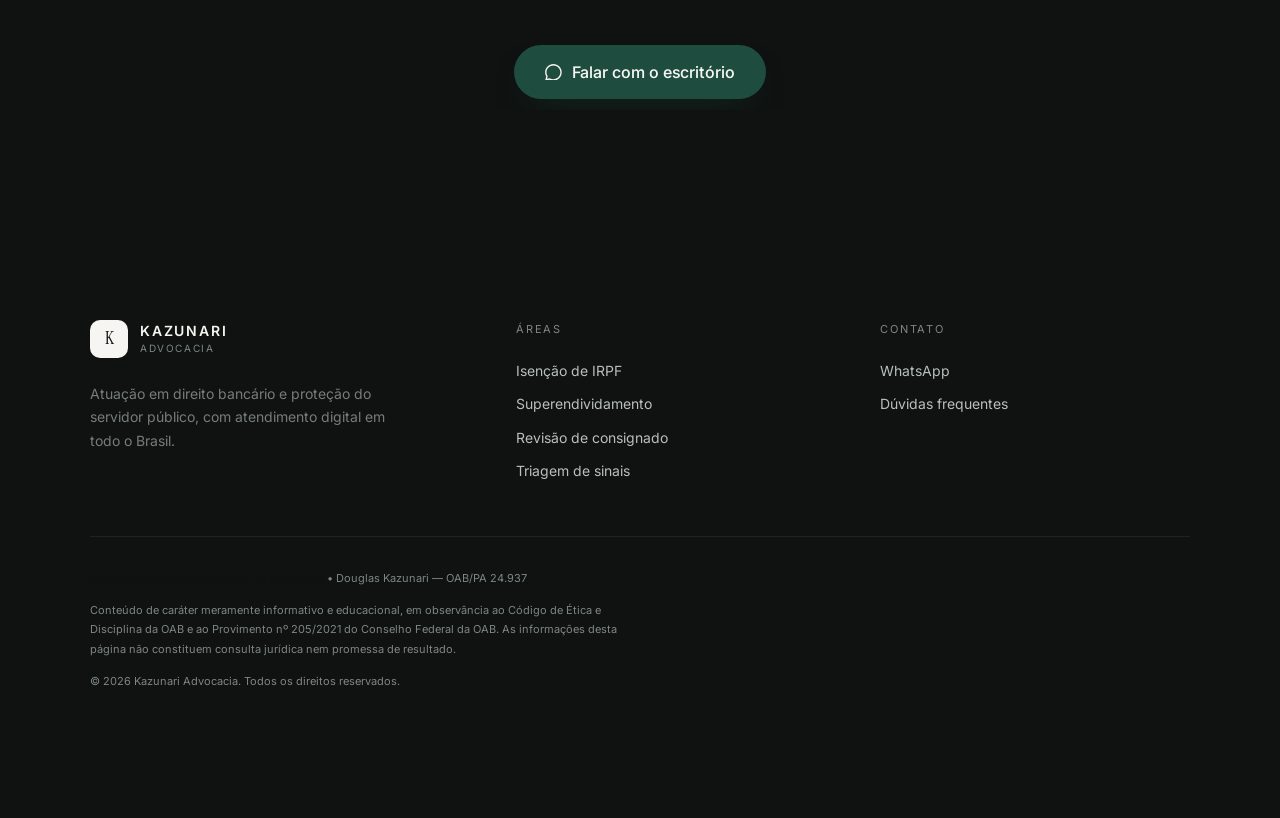
<file: superendividamento.html>
<!DOCTYPE html>
<html lang="pt-BR">
<head>
    <meta charset="UTF-8">
    <meta name="viewport" content="width=device-width, initial-scale=1.0">
    <title>Repactuação de Dívidas e Limitação de Consignados | Kazunari Advocacia</title>
    <meta name="description" content="Preservação do mínimo existencial e readequação de consignados, cartões e dívidas bancárias de servidores públicos, com base na Lei nº 14.181/2021.">
    <meta name="theme-color" content="#F6F5F1">
    <meta name="robots" content="index, follow">

    <meta property="og:type" content="website">
    <meta property="og:locale" content="pt_BR">
    <meta property="og:title" content="Repactuação de Dívidas e Limitação de Consignados | Kazunari Advocacia">
    <meta property="og:description" content="A Lei do Superendividamento assegura a preservação do mínimo existencial e permite readequar parcelas bancárias descontadas em folha.">

    <link rel="preconnect" href="https://fonts.googleapis.com">
    <link rel="preconnect" href="https://fonts.gstatic.com" crossorigin>
    <link href="https://fonts.googleapis.com/css2?family=Inter:wght@300;400;500;600&family=Instrument+Serif:ital@0;1&display=swap" rel="stylesheet">

    <link rel="stylesheet" href="assets/css/design-system.css">
    <link rel="icon" href="data:image/svg+xml,%3Csvg xmlns='http://www.w3.org/2000/svg' viewBox='0 0 32 32'%3E%3Crect width='32' height='32' rx='7' fill='%230F1211'/%3E%3Ctext x='16' y='23' font-family='Georgia,serif' font-size='19' fill='%23F6F5F1' text-anchor='middle'%3EK%3C/text%3E%3C/svg%3E">

    <noscript>
        <style>
            /* Sem JavaScript, nada é revelado nem traçado: os estados iniciais de
               animação são neutralizados para que a página continue legível. */
            [data-reveal] { opacity: 1 !important; transform: none !important; clip-path: none !important; }
            .bar__fill { width: calc(var(--v, 0) * 1%) !important; }
            .donut__seg { stroke-dasharray: var(--v, 0) 100 !important; }
            .curve__line { stroke-dashoffset: 0 !important; }
            .curve__area, .curve__dot { opacity: 1 !important; }
            .accordion__panel { grid-template-rows: 1fr !important; }
            .accordion__body { opacity: 1 !important; transform: none !important; }
            .dock { opacity: 1 !important; transform: translate(-50%, 0) !important; }
        </style>
    </noscript>
</head>
<body>

<a class="skip-link" href="#conteudo">Ir para o conteúdo</a>

<div class="progress" aria-hidden="true"><div class="progress__bar" data-progress></div></div>

<!-- ============ CABEÇALHO ============ -->
<header class="header" data-header>
    <div class="container header__inner">
        <a class="brandmark" href="index.html" aria-label="Kazunari Advocacia — início">
            <span class="brandmark__glyph" aria-hidden="true">K</span>
            <span>
                <span class="brandmark__name">Kazunari</span>
                <span class="brandmark__sub">Advocacia</span>
            </span>
        </a>

        <nav class="navlinks" aria-label="Seções da página">
            <a class="navlink" href="#sinais" data-spy>Sinais de alerta</a>
            <a class="navlink" href="#mecanismos" data-spy>Mecanismos</a>
            <a class="navlink" href="#documentos" data-spy>Documentos</a>
            <a class="navlink" href="#duvidas" data-spy>Dúvidas</a>
        </nav>

        <div class="cluster">
            <a class="btn btn--outline" href="#sinais">
                <span>Avaliar meu caso</span>
                <svg class="btn__arrow" viewBox="0 0 24 24" stroke="currentColor" stroke-width="1.7" stroke-linecap="round" stroke-linejoin="round" aria-hidden="true"><path d="M5 12h14m-6-6 6 6-6 6"/></svg>
            </a>
            <button class="menu-toggle" type="button" data-drawer-toggle aria-haspopup="dialog" aria-controls="menu-lateral" aria-expanded="false">
                <span class="menu-toggle__icon" aria-hidden="true"><span></span><span></span></span>
                <span>Menu</span>
            </button>
        </div>
    </div>
</header>
<!-- ============ MENU LATERAL ============ -->
<div class="drawer" data-drawer id="menu-lateral" role="dialog" aria-modal="true" aria-label="Menu de navegação" aria-hidden="true">
    <div class="drawer__scrim"></div>
    <div class="drawer__panel">
        <div class="drawer__top drawer__item" style="--d:0ms">
            <a class="brandmark" href="index.html" aria-label="Kazunari Advocacia — início">
                <span class="brandmark__glyph" aria-hidden="true">K</span>
                <span>
                    <span class="brandmark__name">Kazunari</span>
                    <span class="brandmark__sub">Advocacia</span>
                </span>
            </a>
            <button class="drawer__close" type="button" data-drawer-close aria-label="Fechar menu">
                <svg viewBox="0 0 24 24" stroke-linecap="round" stroke-linejoin="round" aria-hidden="true"><path d="M6 6l12 12M18 6 6 18"/></svg>
            </button>
        </div>

        <div>
            <p class="drawer__section-title drawer__item" style="--d:60ms">Áreas de atuação</p>
            <nav aria-label="Áreas de atuação">
                <a class="drawer__area drawer__item" style="--d:100ms" href="index.html">
                    <span class="drawer__area-name">
                        Isenção de IRPF
                        <svg viewBox="0 0 24 24" stroke-linecap="round" stroke-linejoin="round" aria-hidden="true"><path d="M5 12h14m-6-6 6 6-6 6"/></svg>
                    </span>
                    <span class="drawer__area-desc">Restituição retroativa para aposentados e pensionistas com doenças graves.</span>
                </a>
                <a class="drawer__area drawer__item" style="--d:145ms" href="#topo" aria-current="page">
                    <span class="drawer__area-name">
                        Superendividamento
                        <svg viewBox="0 0 24 24" stroke-linecap="round" stroke-linejoin="round" aria-hidden="true"><path d="M5 12h14m-6-6 6 6-6 6"/></svg>
                    </span>
                    <span class="drawer__area-desc">Repactuação de dívidas e limitação de consignados de servidores públicos.</span>
                </a>
                <a class="drawer__area drawer__item" style="--d:190ms" href="revisao-consignado.html">
                    <span class="drawer__area-name">
                        Revisão de consignado
                        <svg viewBox="0 0 24 24" stroke-linecap="round" stroke-linejoin="round" aria-hidden="true"><path d="M5 12h14m-6-6 6 6-6 6"/></svg>
                    </span>
                    <span class="drawer__area-desc">Juros, capitalização e seguro embutidos no empréstimo consignado.</span>
                </a>
            </nav>
        </div>

        <div>
            <p class="drawer__section-title drawer__item" style="--d:235ms">Nesta página</p>
            <nav aria-label="Seções desta página">
                <a class="drawer__jump drawer__item" style="--d:275ms" href="#sinais">Sinais de alerta</a>
                <a class="drawer__jump drawer__item" style="--d:315ms" href="#mecanismos">Mecanismos</a>
                <a class="drawer__jump drawer__item" style="--d:355ms" href="#documentos">Documentos</a>
                <a class="drawer__jump drawer__item" style="--d:395ms" href="#duvidas">Dúvidas</a>
            </nav>
        </div>

        <div class="drawer__foot drawer__item" style="--d:475ms">
            <p>Douglas Kazunari &bull; OAB/PA 24.937</p>
            <p style="margin-top:0.5rem">
                <a class="footer__link" style="padding:0" href="https://wa.me/5591987697554" target="_blank" rel="noopener">Falar no WhatsApp</a>
            </p>
        </div>
    </div>
</div>


<main id="conteudo">

    <!-- ============ HERÓI ============ -->
    <section class="section aura" id="topo">
        <div class="container container--mid" style="text-align:center">

            <p class="pill hero-in" style="--reveal-delay:80ms">
                <span class="dot" aria-hidden="true"></span>
                Lei nº 14.181/2021 &bull; Proteção do mínimo existencial
            </p>

            <h1 class="display display--xl" style="margin-top:var(--sp-6)">
                <span class="line-mask" style="--reveal-delay:160ms"><span>Retome o controle do</span></span>
                <span class="line-mask" style="--reveal-delay:260ms"><span>seu salário e limite os</span></span>
                <span class="line-mask" style="--reveal-delay:360ms"><span>descontos de <em class="accent-word">consignados</em></span></span>
            </h1>

            <p class="lead hero-in" style="--reveal-delay:520ms; margin:var(--sp-6) auto 0; text-align:center">
                A Lei do Superendividamento assegura a preservação do mínimo existencial e permite readequar
                parcelas bancárias que comprometem a sua subsistência.
            </p>

            <div class="cluster cluster--center cluster--stack-mobile hero-in" style="--reveal-delay:640ms; margin-top:var(--sp-7)">
                <a class="btn btn--primary btn--lg" href="https://wa.me/5591987697554?text=Ol%C3%A1%2C%20Dr.%20Douglas.%20Gostaria%20de%20uma%20an%C3%A1lise%20do%20meu%20contracheque%20para%20readequa%C3%A7%C3%A3o%20de%20d%C3%ADvidas." target="_blank" rel="noopener">
                    <svg class="btn__icon" viewBox="0 0 24 24" fill="currentColor" aria-hidden="true"><path d="M.057 24l1.687-6.163c-1.041-1.804-1.588-3.849-1.587-5.946.003-6.556 5.338-11.891 11.893-11.891 3.181.001 6.167 1.24 8.413 3.488 2.245 2.248 3.481 5.236 3.48 8.414-.003 6.557-5.338 11.892-11.893 11.892-1.99-.001-3.951-.5-5.688-1.448l-6.305 1.654zm6.597-3.807c1.676.995 3.276 1.591 5.392 1.592 5.448 0 9.886-4.434 9.889-9.885.002-5.462-4.415-9.89-9.881-9.892-5.452 0-9.887 4.434-9.889 9.884-.001 2.225.651 3.891 1.746 5.634l-.999 3.648 3.742-.981z"/></svg>
                    <span>Solicitar análise do contracheque</span>
                </a>
                <a class="btn btn--outline btn--lg" href="#sinais">
                    <span>Ver sinais de alerta</span>
                    <svg class="btn__arrow" viewBox="0 0 24 24" stroke="currentColor" stroke-width="1.7" stroke-linecap="round" stroke-linejoin="round" aria-hidden="true"><path d="M12 5v14m-6-6 6 6 6-6"/></svg>
                </a>
            </div>

            <div class="hero-in" style="--reveal-delay:820ms; margin-top:var(--sp-10); display:flex; justify-content:center">
                <span class="scroll-cue">
                    <span>Role para ver</span>
                    <span class="scroll-cue__line" aria-hidden="true"></span>
                </span>
            </div>
        </div>
    </section>

    <!-- ============ MÉTRICAS ============ -->
    <div class="container">
        <div class="stats" data-stagger="110">
            <div class="stat" data-reveal="up">
                <span class="stat__value">Lei <span data-count-to="14181" data-count-duration="1600">14181</span></span>
                <span class="stat__label">Marco do superendividamento</span>
            </div>
            <div class="stat" data-reveal="up">
                <span class="stat__value"><span data-count-to="3">3</span> esferas</span>
                <span class="stat__label">Servidores federais, estaduais e municipais</span>
            </div>
            <div class="stat" data-reveal="up">
                <span class="stat__value"><span data-count-to="100">100</span>% digital</span>
                <span class="stat__label">Atendimento em todo o Brasil</span>
            </div>
        </div>
    </div>

    <!-- ============ FAIXA DE REFERÊNCIAS ============ -->
    <div class="ticker" aria-hidden="true">
        <div class="ticker__track">
            <span class="ticker__item">Lei nº 14.181/2021</span>
            <span class="ticker__item">Código de Defesa do Consumidor</span>
            <span class="ticker__item">Mínimo existencial</span>
            <span class="ticker__item">Margem consignável</span>
            <span class="ticker__item">Revisão de RMC e RCC</span>
            <span class="ticker__item">Plano de pagamento global</span>
            <span class="ticker__item">Lei nº 14.181/2021</span>
            <span class="ticker__item">Código de Defesa do Consumidor</span>
            <span class="ticker__item">Mínimo existencial</span>
            <span class="ticker__item">Margem consignável</span>
            <span class="ticker__item">Revisão de RMC e RCC</span>
            <span class="ticker__item">Plano de pagamento global</span>
        </div>
    </div>

    <!-- ============ SINAIS DE ALERTA (INTERATIVO) ============ -->
    <section class="section" id="sinais">
        <div class="container container--mid">
            <div class="section-head" data-reveal="up">
                <span class="eyebrow">Identificação de abusividades</span>
                <h2 class="balance">Você se identifica com algum destes cenários?</h2>
                <p class="lead">Selecione o que se aplica ao seu contracheque. O resumo acompanha a mensagem de contato.</p>
            </div>

            <div class="grid grid--2 grid--gap-lg" data-stagger="90" id="listaSinais">
                <button class="card check" type="button" aria-pressed="false" data-sinal="Margem consignável ultrapassada" data-reveal="up" data-spotlight>
                    <span class="check__box" aria-hidden="true">
                        <svg viewBox="0 0 24 24" stroke-linecap="round" stroke-linejoin="round"><path d="m5 13 4 4L19 7"/></svg>
                    </span>
                    <span>
                        <span class="h3 card__title" style="display:block">Margem consignável ultrapassada</span>
                        <span class="card__text">Os descontos em folha superam o teto legal previsto para o seu regime funcional.</span>
                    </span>
                </button>

                <button class="card check" type="button" aria-pressed="false" data-sinal="Descontos de RMC e RCC sem amortização" data-reveal="up" data-spotlight>
                    <span class="check__box" aria-hidden="true">
                        <svg viewBox="0 0 24 24" stroke-linecap="round" stroke-linejoin="round"><path d="m5 13 4 4L19 7"/></svg>
                    </span>
                    <span>
                        <span class="h3 card__title" style="display:block">Descontos de RMC e RCC sem fim</span>
                        <span class="card__text">Reserva de margem que cobra apenas juros rotativos e nunca amortiza o saldo devedor.</span>
                    </span>
                </button>

                <button class="card check" type="button" aria-pressed="false" data-sinal="Comprometimento das despesas básicas" data-reveal="up" data-spotlight>
                    <span class="check__box" aria-hidden="true">
                        <svg viewBox="0 0 24 24" stroke-linecap="round" stroke-linejoin="round"><path d="m5 13 4 4L19 7"/></svg>
                    </span>
                    <span>
                        <span class="h3 card__title" style="display:block">Comprometimento do básico</span>
                        <span class="card__text">O saldo líquido que resta é insuficiente para moradia, saúde e alimentação.</span>
                    </span>
                </button>

                <button class="card check" type="button" aria-pressed="false" data-sinal="Ciclo contínuo de refinanciamentos" data-reveal="up" data-spotlight>
                    <span class="check__box" aria-hidden="true">
                        <svg viewBox="0 0 24 24" stroke-linecap="round" stroke-linejoin="round"><path d="m5 13 4 4L19 7"/></svg>
                    </span>
                    <span>
                        <span class="h3 card__title" style="display:block">Ciclo contínuo de empréstimos</span>
                        <span class="card__text">Necessidade de novos refinanciamentos ou cheque especial para cobrir despesas correntes.</span>
                    </span>
                </button>
            </div>

            <div class="result" style="margin-top:var(--sp-6)" data-reveal="up">
                <span class="result__label">Resumo da sua triagem</span>
                <p class="counter-note" style="margin-top:var(--sp-4); justify-content:center">
                    <strong id="sinaisContagem" aria-live="polite">0</strong>
                    <span class="muted">de 4 sinais selecionados</span>
                </p>
                <p class="result__note" style="margin-top:var(--sp-4)" id="sinaisMensagem">
                    Dois ou mais sinais indicam que seus rendimentos podem ser readequados sob a Lei do Superendividamento.
                </p>
                <button class="btn btn--light btn--lg" type="button" id="btnSinais" style="margin-top:var(--sp-5)">
                    <svg class="btn__icon" viewBox="0 0 24 24" fill="currentColor" aria-hidden="true"><path d="M.057 24l1.687-6.163c-1.041-1.804-1.588-3.849-1.587-5.946.003-6.556 5.338-11.891 11.893-11.891 3.181.001 6.167 1.24 8.413 3.488 2.245 2.248 3.481 5.236 3.48 8.414-.003 6.557-5.338 11.892-11.893 11.892-1.99-.001-3.951-.5-5.688-1.448l-6.305 1.654zm6.597-3.807c1.676.995 3.276 1.591 5.392 1.592 5.448 0 9.886-4.434 9.889-9.885.002-5.462-4.415-9.89-9.881-9.892-5.452 0-9.887 4.434-9.889 9.884-.001 2.225.651 3.891 1.746 5.634l-.999 3.648 3.742-.981z"/></svg>
                    <span>Enviar triagem para análise</span>
                </button>
            </div>
        </div>
    </section>

    <!-- ============ MECANISMOS ============ -->
    <section class="section section--dark on-dark" id="mecanismos">
        <div class="container">
            <div class="section-head" data-reveal="up">
                <span class="eyebrow">Mecanismos jurídicos</span>
                <h2 class="balance">Como a lei protege seus rendimentos</h2>
            </div>

            <div class="grid grid--3 grid--gap-lg" data-stagger="120">
                <article class="card card--dark" data-reveal="up" data-spotlight>
                    <span class="icon-badge" aria-hidden="true">
                        <svg viewBox="0 0 24 24" stroke-linecap="round" stroke-linejoin="round"><path d="M12 3v18M5 7h14M7 7l-3 6a3 3 0 0 0 6 0zM17 7l-3 6a3 3 0 0 0 6 0z"/></svg>
                    </span>
                    <h3 class="card__title">Readequação de parcelas</h3>
                    <p class="card__text">Ajuste técnico das parcelas descontadas em contracheque e em conta corrente aos limites legais aplicáveis.</p>
                </article>

                <article class="card card--dark" data-reveal="up" data-spotlight>
                    <span class="icon-badge" aria-hidden="true">
                        <svg viewBox="0 0 24 24" stroke-linecap="round" stroke-linejoin="round"><path d="M12 3l7 3v6c0 4.2-2.8 7.6-7 9-4.2-1.4-7-4.8-7-9V6z"/><path d="m9 12 2 2 4-4"/></svg>
                    </span>
                    <h3 class="card__title">Preservação do mínimo existencial</h3>
                    <p class="card__text">Garantia legal de que parcela substancial da remuneração permaneça intacta para a subsistência digna.</p>
                </article>

                <article class="card card--dark" data-reveal="up" data-spotlight>
                    <span class="icon-badge" aria-hidden="true">
                        <svg viewBox="0 0 24 24" stroke-linecap="round" stroke-linejoin="round"><path d="M14 3v5h5M14 3H7a2 2 0 0 0-2 2v14a2 2 0 0 0 2 2h10a2 2 0 0 0 2-2V8z"/><path d="M9 13h6M9 17h4"/></svg>
                    </span>
                    <h3 class="card__title">Plano global de pagamento</h3>
                    <p class="card__text">Reunificação das obrigações financeiras em um cronograma factível, sem cobranças abusivas.</p>
                </article>
            </div>
        </div>
    </section>

    <!-- ============ DOCUMENTOS ============ -->
    <section class="section" id="documentos">
        <div class="container">
            <div class="section-head" data-reveal="up">
                <span class="eyebrow">Documentação simples</span>
                <h2 class="balance">O que é necessário para o cálculo</h2>
            </div>

            <div class="grid grid--3 grid--gap-lg" data-stagger="100">
                <article class="card" data-reveal="up" data-spotlight>
                    <span class="icon-badge" aria-hidden="true">
                        <svg viewBox="0 0 24 24" stroke-linecap="round" stroke-linejoin="round"><path d="M14 3v5h5M14 3H7a2 2 0 0 0-2 2v14a2 2 0 0 0 2 2h10a2 2 0 0 0 2-2V8z"/><path d="M9 13h6M9 17h4"/></svg>
                    </span>
                    <h3 class="card__title">Últimos três contracheques</h3>
                    <p class="card__text">Para apuração da margem líquida e dos descontos compulsórios e facultativos.</p>
                </article>

                <article class="card" data-reveal="up" data-spotlight>
                    <span class="icon-badge" aria-hidden="true">
                        <svg viewBox="0 0 24 24" stroke-linecap="round" stroke-linejoin="round"><path d="M4 19V5m0 14h16"/><path d="M8 15v-4m4 4V8m4 7v-6"/></svg>
                    </span>
                    <h3 class="card__title">Extrato de consignações</h3>
                    <p class="card__text">Obtido no SouGov, no portal do servidor ou no aplicativo do órgão pagador.</p>
                </article>

                <article class="card" data-reveal="up" data-spotlight>
                    <span class="icon-badge" aria-hidden="true">
                        <svg viewBox="0 0 24 24" stroke-linecap="round" stroke-linejoin="round"><rect x="3" y="5" width="18" height="14" rx="2"/><circle cx="9" cy="11" r="2"/><path d="M6 16c.6-1.5 1.7-2.2 3-2.2s2.4.7 3 2.2M15 10h3m-3 4h2"/></svg>
                    </span>
                    <h3 class="card__title">Documento de identificação</h3>
                    <p class="card__text">RG, CNH ou documento funcional com foto.</p>
                </article>
            </div>
        </div>
    </section>

    <!-- ============ DÚVIDAS ============ -->
    <section class="section section--sunken section--hairline" id="duvidas">
        <div class="container container--narrow">
            <div class="section-head" data-reveal="up">
                <span class="eyebrow">Esclarecimentos</span>
                <h2 class="balance">Dúvidas frequentes</h2>
            </div>

            <div class="accordion" data-accordion data-stagger="70">
                <div class="accordion__item" data-reveal="up">
                    <button class="accordion__trigger" type="button">
                        <span>A repactuação judicial impede o recebimento do meu salário?</span>
                        <span class="accordion__sign" aria-hidden="true"></span>
                    </button>
                    <div class="accordion__panel"><div><p class="accordion__body">
                        Não. A finalidade da medida é justamente assegurar que a remuneração chegue desimpedida à sua conta
                        bancária, limitando retenções excessivas.
                    </p></div></div>
                </div>

                <div class="accordion__item" data-reveal="up">
                    <button class="accordion__trigger" type="button">
                        <span>A medida atende servidores federais, estaduais e municipais?</span>
                        <span class="accordion__sign" aria-hidden="true"></span>
                    </button>
                    <div class="accordion__panel"><div><p class="accordion__body">
                        Sim. A Lei nº 14.181/2021 é de âmbito nacional e alcança servidores públicos ativos, inativos
                        e pensionistas de todas as esferas e poderes.
                    </p></div></div>
                </div>

                <div class="accordion__item" data-reveal="up">
                    <button class="accordion__trigger" type="button">
                        <span>É possível revisar cobranças de cartão de crédito consignado (RMC)?</span>
                        <span class="accordion__sign" aria-hidden="true"></span>
                    </button>
                    <div class="accordion__panel"><div><p class="accordion__body">
                        Sim. Verificada a abusividade na contratação de cartões com reserva de margem consignável (RMC ou RCC)
                        sem prazo final de quitação, o Judiciário admite a conversão em empréstimo tradicional, com recálculo ou anulação.
                    </p></div></div>
                </div>

                <div class="accordion__item" data-reveal="up">
                    <button class="accordion__trigger" type="button">
                        <span>Preciso deixar de pagar minhas dívidas para ingressar com o pedido?</span>
                        <span class="accordion__sign" aria-hidden="true"></span>
                    </button>
                    <div class="accordion__panel"><div><p class="accordion__body">
                        Não. A lei não incentiva a inadimplência: ela organiza o pagamento em um plano compatível com a renda,
                        preservando o mínimo existencial durante o cumprimento.
                    </p></div></div>
                </div>
            </div>
        </div>
    </section>

    <!-- ============ CHAMADA FINAL ============ -->
    <section class="section section--dark on-dark section--tight" id="contato">
        <div class="container container--narrow" style="text-align:center">
            <span class="eyebrow eyebrow--center" data-reveal="up">Próximo passo</span>
            <h2 class="balance" style="margin-top:var(--sp-4)" data-reveal="up">Reorganize suas finanças com respaldo jurídico</h2>
            <p class="lead" style="margin:var(--sp-5) auto 0" data-reveal="up">
                Envie seus documentos para o cálculo detalhado da margem consignável e das retenções bancárias.
            </p>
            <div class="cluster cluster--center" style="margin-top:var(--sp-7)" data-reveal="up">
                <a class="btn btn--primary btn--lg" href="https://wa.me/5591987697554?text=Ol%C3%A1%2C%20Dr.%20Douglas.%20Gostaria%20de%20iniciar%20minha%20an%C3%A1lise%20sobre%20a%20Lei%20do%20Superendividamento." target="_blank" rel="noopener">
                    <svg class="btn__icon" viewBox="0 0 24 24" fill="currentColor" aria-hidden="true"><path d="M.057 24l1.687-6.163c-1.041-1.804-1.588-3.849-1.587-5.946.003-6.556 5.338-11.891 11.893-11.891 3.181.001 6.167 1.24 8.413 3.488 2.245 2.248 3.481 5.236 3.48 8.414-.003 6.557-5.338 11.892-11.893 11.892-1.99-.001-3.951-.5-5.688-1.448l-6.305 1.654zm6.597-3.807c1.676.995 3.276 1.591 5.392 1.592 5.448 0 9.886-4.434 9.889-9.885.002-5.462-4.415-9.89-9.881-9.892-5.452 0-9.887 4.434-9.889 9.884-.001 2.225.651 3.891 1.746 5.634l-.999 3.648 3.742-.981z"/></svg>
                    <span>Falar com o escritório</span>
                </a>
            </div>
        </div>
    </section>
</main>

<!-- ============ RODAPÉ ============ -->
<footer class="footer on-dark">
    <div class="container">
        <div class="footer__grid">
            <div>
                <a class="brandmark" href="index.html" aria-label="Kazunari Advocacia — início">
                    <span class="brandmark__glyph" aria-hidden="true">K</span>
                    <span>
                        <span class="brandmark__name">Kazunari</span>
                        <span class="brandmark__sub">Advocacia</span>
                    </span>
                </a>
                <p class="text-sm muted" style="margin-top:var(--sp-5); max-width:34ch">
                    Atuação em direito bancário e proteção do servidor público, com atendimento digital em todo o Brasil.
                </p>
            </div>

            <div>
                <p class="footer__title">Áreas</p>
                <nav class="stack" aria-label="Áreas de atuação">
                    <a class="footer__link" href="index.html">Isenção de IRPF</a>
                    <a class="footer__link" href="#mecanismos">Superendividamento</a>
                    <a class="footer__link" href="revisao-consignado.html">Revisão de consignado</a>
                    <a class="footer__link" href="#sinais">Triagem de sinais</a>
                </nav>
            </div>

            <div>
                <p class="footer__title">Contato</p>
                <nav class="stack" aria-label="Canais de contato">
                    <a class="footer__link" href="https://wa.me/5591987697554" target="_blank" rel="noopener">WhatsApp</a>
                    <a class="footer__link" href="#duvidas">Dúvidas frequentes</a>
                </nav>
            </div>
        </div>

        <div class="footer__legal">
            <p><span class="strong">Kazunari Sociedade Individual de Advocacia</span> &bull; Douglas Kazunari — OAB/PA 24.937</p>
            <p style="margin-top:var(--sp-3); max-width:78ch">
                Conteúdo de caráter meramente informativo e educacional, em observância ao Código de Ética e Disciplina da OAB
                e ao Provimento nº 205/2021 do Conselho Federal da OAB. As informações desta página não constituem consulta
                jurídica nem promessa de resultado.
            </p>
            <p style="margin-top:var(--sp-3)">&copy; <span data-year>2026</span> Kazunari Advocacia. Todos os direitos reservados.</p>
        </div>
    </div>
</footer>

<!-- ============ CONTATO FLUTUANTE ============ -->
<div class="dock" data-dock data-dock-after="sinais">
    <a class="dock__inner" href="https://wa.me/5591987697554?text=Ol%C3%A1%2C%20sou%20servidor%20p%C3%BAblico%20e%20gostaria%20de%20uma%20an%C3%A1lise%20do%20meu%20contracheque." target="_blank" rel="noopener">
        <span class="dock__text">
            <strong>Análise do contracheque</strong>
            <span>Fale com o escritório agora</span>
        </span>
        <span class="dock__cta">
            <svg viewBox="0 0 24 24" fill="currentColor" aria-hidden="true"><path d="M.057 24l1.687-6.163c-1.041-1.804-1.588-3.849-1.587-5.946.003-6.556 5.338-11.891 11.893-11.891 3.181.001 6.167 1.24 8.413 3.488 2.245 2.248 3.481 5.236 3.48 8.414-.003 6.557-5.338 11.892-11.893 11.892-1.99-.001-3.951-.5-5.688-1.448l-6.305 1.654zm6.597-3.807c1.676.995 3.276 1.591 5.392 1.592 5.448 0 9.886-4.434 9.889-9.885.002-5.462-4.415-9.89-9.881-9.892-5.452 0-9.887 4.434-9.889 9.884-.001 2.225.651 3.891 1.746 5.634l-.999 3.648 3.742-.981z"/></svg>
            <span>WhatsApp</span>
        </span>
    </a>
</div>

<script src="assets/js/motion.js" defer></script>

<!-- Triagem interativa de sinais -->
<script>
(function () {
  var lista = document.getElementById('listaSinais');
  var contagem = document.getElementById('sinaisContagem');
  var mensagem = document.getElementById('sinaisMensagem');
  var botao = document.getElementById('btnSinais');
  if (!lista || !contagem || !mensagem || !botao) return;

  var TELEFONE = '5591987697554';
  var sinais = Array.prototype.slice.call(lista.querySelectorAll('[data-sinal]'));

  var TEXTOS = [
    'Dois ou mais sinais indicam que seus rendimentos podem ser readequados sob a Lei do Superendividamento.',
    'Um sinal já justifica a conferência da margem consignável no seu contracheque.',
    'Dois sinais selecionados: o cenário é compatível com a readequação prevista na Lei nº 14.181/2021.',
    'Três sinais selecionados: recomenda-se a análise técnica dos contratos e da margem consignável.',
    'Quatro sinais selecionados: há forte indício de comprometimento do mínimo existencial.'
  ];

  function selecionados() {
    return sinais.filter(function (s) { return s.getAttribute('aria-pressed') === 'true'; });
  }

  function atualizar() {
    var ativos = selecionados();
    contagem.textContent = ativos.length;
    mensagem.textContent = TEXTOS[ativos.length] || TEXTOS[0];

    var corpo = 'Olá, Dr. Douglas! Fiz a triagem no site sobre a Lei do Superendividamento.\n\n';
    corpo += ativos.length
      ? 'Sinais que identifiquei no meu contracheque:\n' + ativos.map(function (s) {
          return '• ' + s.getAttribute('data-sinal');
        }).join('\n') + '\n\n'
      : 'Ainda não selecionei sinais no site, mas gostaria de entender se meu caso se enquadra.\n\n';
    corpo += 'Gostaria de solicitar a análise do meu contracheque.';

    botao.dataset.mensagem = corpo;
  }

  sinais.forEach(function (sinal) {
    sinal.addEventListener('click', function () {
      sinal.setAttribute('aria-pressed', sinal.getAttribute('aria-pressed') === 'true' ? 'false' : 'true');
      atualizar();
    });
  });

  botao.addEventListener('click', function () {
    window.open('https://wa.me/' + TELEFONE + '?text=' + encodeURIComponent(botao.dataset.mensagem || ''), '_blank', 'noopener');
  });

  atualizar();
})();
</script>

</body>
</html>
</file>
<file: assets/css/design-system.css>
/* ============================================================
   KAZUNARI ADVOCACIA — DESIGN SYSTEM v1.0
   Estética: minimalismo editorial moderno
   Estrutura: tokens → base → tipografia → layout → componentes
              → movimento → responsivo → acessibilidade
   ============================================================ */

/* ---------- 1. TOKENS ---------- */
:root {
  /* Cor — superfícies */
  --paper:        #F6F5F1;
  --paper-raised: #FFFFFF;
  --paper-sunken: #EEEDE8;
  --ink:          #0F1211;
  --ink-raised:   #191D1B;

  /* Cor — texto */
  --text-strong:  #0F1211;
  --text:         #3B423F;
  --text-muted:   #767D79;
  --text-faint:   #9BA19D;

  /* Cor — texto sobre superfície escura */
  --on-dark-strong: #F6F5F1;
  --on-dark:        #B9C0BC;
  --on-dark-muted:  #7C8783;

  /* Cor — acento institucional (verde pinho) */
  --accent:        #1E4D3F;
  --accent-hover:  #163B31;
  --accent-bright: #2F7A61;
  --accent-light:  #6FA894;
  --accent-wash:   rgba(30, 77, 63, 0.07);
  --accent-line:   rgba(30, 77, 63, 0.22);

  /* Cor — sinal de atenção (uso pontual) */
  --signal:        #A4552F;
  --signal-wash:   rgba(164, 85, 47, 0.08);

  /* Linhas e traços */
  --line:          rgba(15, 18, 17, 0.10);
  --line-soft:     rgba(15, 18, 17, 0.06);
  --line-strong:   rgba(15, 18, 17, 0.18);
  --line-on-dark:  rgba(246, 245, 241, 0.12);
  --line-on-dark-soft: rgba(246, 245, 241, 0.07);

  /* Tipografia */
  --font-display: "Instrument Serif", "Iowan Old Style", Georgia, "Times New Roman", serif;
  --font-sans: "Inter", -apple-system, BlinkMacSystemFont, "Segoe UI", Roboto, Helvetica, Arial, sans-serif;

  --fs-display:  clamp(2.5rem, 1.55rem + 4.2vw, 4.5rem);
  --fs-h1:       clamp(2.25rem, 1.5rem + 3.4vw, 4rem);
  --fs-h2:       clamp(1.75rem, 1.25rem + 2.2vw, 3rem);
  --fs-h3:       clamp(1.125rem, 1.02rem + 0.5vw, 1.375rem);
  --fs-lead:     clamp(1.0625rem, 1rem + 0.4vw, 1.25rem);
  --fs-body:     1rem;
  --fs-sm:       0.875rem;
  --fs-xs:       0.8125rem;
  --fs-eyebrow:  0.6875rem;

  --lh-tight: 1.04;
  --lh-snug:  1.24;
  --lh-body:  1.7;

  --ls-display: -0.02em;
  --ls-tight:   -0.015em;
  --ls-eyebrow: 0.18em;

  /* Espaçamento (base 4px) */
  --sp-1: 0.25rem;  --sp-2: 0.5rem;   --sp-3: 0.75rem;  --sp-4: 1rem;
  --sp-5: 1.5rem;   --sp-6: 2rem;     --sp-7: 2.5rem;   --sp-8: 3rem;
  --sp-9: 4rem;     --sp-10: 5rem;    --sp-11: 6.5rem;  --sp-12: 8rem;

  --section-y: clamp(4.5rem, 3rem + 7vw, 9rem);
  --gutter:    clamp(1.25rem, 0.6rem + 2.4vw, 2.5rem);
  --container:  1180px;
  --container-narrow: 760px;

  /* Raios */
  --r-xs: 6px;  --r-sm: 10px;  --r-md: 16px;
  --r-lg: 22px; --r-xl: 32px;  --r-full: 999px;

  /* Sombras — discretas, difusas */
  --shadow-1: 0 1px 2px rgba(15, 18, 17, 0.04), 0 4px 14px -8px rgba(15, 18, 17, 0.10);
  --shadow-2: 0 2px 6px rgba(15, 18, 17, 0.05), 0 18px 40px -22px rgba(15, 18, 17, 0.22);
  --shadow-3: 0 30px 70px -34px rgba(15, 18, 17, 0.40);
  --shadow-accent: 0 16px 34px -18px rgba(30, 77, 63, 0.55);

  /* Movimento */
  --ease-out:   cubic-bezier(0.16, 1, 0.30, 1);
  --ease-inout: cubic-bezier(0.65, 0, 0.35, 1);
  --ease-soft:  cubic-bezier(0.33, 1, 0.68, 1);
  --dur-1: 160ms;
  --dur-2: 320ms;
  --dur-3: 560ms;
  --dur-4: 900ms;

  --z-dock: 60;
  --z-header: 70;
  --z-progress: 80;
}

/* ---------- 2. BASE ---------- */
*, *::before, *::after { box-sizing: border-box; }

html {
  -webkit-text-size-adjust: 100%;
  scroll-behavior: smooth;
  scroll-padding-top: 6rem;
  overflow-x: hidden;
  overflow-x: clip;
}

body {
  margin: 0;
  background: var(--paper);
  color: var(--text);
  font-family: var(--font-sans);
  font-size: var(--fs-body);
  line-height: var(--lh-body);
  font-weight: 400;
  -webkit-font-smoothing: antialiased;
  -moz-osx-font-smoothing: grayscale;
  overflow-x: hidden;
  overflow-x: clip;
  text-rendering: optimizeLegibility;
}

/* Textura de papel — quase imperceptível, dá profundidade ao minimalismo */
body::before {
  content: "";
  position: fixed;
  inset: 0;
  z-index: 1;
  pointer-events: none;
  opacity: 0.035;
  background-image: url("data:image/svg+xml,%3Csvg xmlns='http://www.w3.org/2000/svg' width='140' height='140'%3E%3Cfilter id='n'%3E%3CfeTurbulence type='fractalNoise' baseFrequency='0.85' numOctaves='3'/%3E%3C/filter%3E%3Crect width='140' height='140' filter='url(%23n)'/%3E%3C/svg%3E");
}

img, svg { display: block; max-width: 100%; }
/* Padrão: ícones de traço. Ícones sólidos revertem explicitamente abaixo. */
svg { fill: none; }
.icon-solid, .btn__icon, .dock__cta svg { fill: currentColor; }

a { color: inherit; text-decoration: none; }

::selection { background: var(--accent); color: var(--on-dark-strong); }

:focus-visible {
  outline: 2px solid var(--accent-bright);
  outline-offset: 3px;
  border-radius: var(--r-xs);
}

/* ---------- 3. TIPOGRAFIA ---------- */
h1, h2, h3, h4 {
  margin: 0;
  color: var(--text-strong);
  font-weight: 400;
  letter-spacing: var(--ls-tight);
}

.display, h1 {
  font-family: var(--font-display);
  font-size: var(--fs-h1);
  line-height: var(--lh-tight);
  letter-spacing: var(--ls-display);
}

.display--xl { font-size: var(--fs-display); }

h2, .h2 {
  font-family: var(--font-display);
  font-size: var(--fs-h2);
  line-height: var(--lh-snug);
  letter-spacing: var(--ls-display);
}

h3, .h3 {
  font-family: var(--font-sans);
  font-size: var(--fs-h3);
  font-weight: 560;
  line-height: 1.35;
}

p { margin: 0; }

.lead {
  font-size: var(--fs-lead);
  line-height: 1.62;
  color: var(--text);
  max-width: 56ch;
}

.text-sm  { font-size: var(--fs-sm); }
.text-xs  { font-size: var(--fs-xs); }
.muted    { color: var(--text-muted); }
.faint    { color: var(--text-faint); }
.strong   { color: var(--text-strong); font-weight: 560; }
.italic   { font-style: italic; }
.balance  { text-wrap: balance; }
.pretty   { text-wrap: pretty; }

/* Palavra em destaque dentro de um título serifado */
.accent-word {
  font-style: italic;
  color: var(--accent);
}

.on-dark .accent-word { color: var(--accent-light); }

/* Sobrelinha / eyebrow */
.eyebrow {
  display: inline-flex;
  align-items: center;
  gap: var(--sp-2);
  font-size: var(--fs-eyebrow);
  font-weight: 560;
  letter-spacing: var(--ls-eyebrow);
  text-transform: uppercase;
  color: var(--accent);
  font-feature-settings: "tnum";
}

.eyebrow::before {
  content: "";
  width: 1.75rem;
  height: 1px;
  background: currentColor;
  opacity: 0.5;
}

.eyebrow--center { justify-content: center; }
.on-dark .eyebrow { color: var(--accent-light); }

/* ---------- 4. LAYOUT ---------- */
.container {
  width: 100%;
  max-width: var(--container);
  margin-inline: auto;
  padding-inline: var(--gutter);
  position: relative;
  z-index: 2;
}

.container--narrow { max-width: var(--container-narrow); }
.container--mid    { max-width: 1020px; }

.section { padding-block: var(--section-y); position: relative; }
.section--tight { padding-block: clamp(3rem, 2rem + 4vw, 5.5rem); }
.section--sunken { background: var(--paper-sunken); }
.section--hairline { border-top: 1px solid var(--line-soft); }

.section--dark {
  background: var(--ink);
  color: var(--on-dark);
}
.section--dark h1, .section--dark h2, .section--dark h3,
.section--dark .strong { color: var(--on-dark-strong); }
.section--dark .muted { color: var(--on-dark-muted); }
.section--dark .lead  { color: var(--on-dark); }

.section-head { max-width: 60ch; margin-bottom: clamp(2.5rem, 1.5rem + 3vw, 4.5rem); }
.section-head--center { margin-inline: auto; text-align: center; }
.section-head h2 { margin-top: var(--sp-4); }
.section-head p  { margin-top: var(--sp-4); }

.stack   { display: flex; flex-direction: column; }
.stack-2 { gap: var(--sp-2); } .stack-3 { gap: var(--sp-3); }
.stack-4 { gap: var(--sp-4); } .stack-5 { gap: var(--sp-5); }
.stack-6 { gap: var(--sp-6); } .stack-8 { gap: var(--sp-8); }

.cluster {
  display: flex;
  flex-wrap: wrap;
  align-items: center;
  gap: var(--sp-3);
}
.cluster--center { justify-content: center; }

.grid { display: grid; gap: var(--sp-4); }
.grid--2 { grid-template-columns: repeat(2, minmax(0, 1fr)); }
.grid--3 { grid-template-columns: repeat(3, minmax(0, 1fr)); }
.grid--gap-lg { gap: clamp(1rem, 0.6rem + 1.2vw, 1.75rem); }

.rule { height: 1px; background: var(--line); border: 0; margin: 0; }
.on-dark .rule, .section--dark .rule { background: var(--line-on-dark); }

/* ---------- 5. COMPONENTES ---------- */

/* 5.1 Barra de progresso de leitura */
.progress {
  position: fixed;
  inset-inline: 0;
  top: 0;
  height: 2px;
  z-index: var(--z-progress);
  background: transparent;
  pointer-events: none;
}
.progress__bar {
  height: 100%;
  width: 0;
  background: linear-gradient(90deg, var(--accent), var(--accent-bright));
  transform-origin: left center;
  transition: width 90ms linear;
}

/* 5.2 Marca */
.brandmark {
  display: inline-flex;
  align-items: center;
  gap: var(--sp-3);
}

.brandmark__glyph {
  position: relative;
  width: 2.375rem;
  height: 2.375rem;
  display: grid;
  place-items: center;
  border-radius: var(--r-sm);
  background: var(--ink);
  color: var(--on-dark-strong);
  font-family: var(--font-display);
  font-size: 1.15rem;
  line-height: 1;
  overflow: hidden;
  transition: transform var(--dur-2) var(--ease-out);
}
.brandmark__glyph::after {
  content: "";
  position: absolute;
  inset: 0;
  background: linear-gradient(135deg, transparent 40%, rgba(111, 168, 148, 0.55));
  opacity: 0;
  transition: opacity var(--dur-2) var(--ease-out);
}
.brandmark:hover .brandmark__glyph { transform: rotate(-4deg) scale(1.04); }
.brandmark:hover .brandmark__glyph::after { opacity: 1; }

.brandmark__name {
  display: block;
  font-size: 0.875rem;
  font-weight: 600;
  letter-spacing: 0.13em;
  text-transform: uppercase;
  color: var(--text-strong);
  line-height: 1;
}
.brandmark__sub {
  display: block;
  margin-top: 0.3rem;
  font-size: 0.625rem;
  letter-spacing: 0.16em;
  text-transform: uppercase;
  color: var(--text-muted);
  line-height: 1;
}
.on-dark .brandmark__name { color: var(--on-dark-strong); }
.on-dark .brandmark__sub  { color: var(--on-dark-muted); }
.on-dark .brandmark__glyph { background: var(--on-dark-strong); color: var(--ink); }

/* 5.3 Cabeçalho */
.header {
  position: sticky;
  top: 0;
  z-index: var(--z-header);
  background: color-mix(in srgb, var(--paper) 78%, transparent);
  backdrop-filter: blur(14px) saturate(1.4);
  -webkit-backdrop-filter: blur(14px) saturate(1.4);
  border-bottom: 1px solid transparent;
  transition: border-color var(--dur-2) var(--ease-out),
              background-color var(--dur-2) var(--ease-out);
}
.header.is-scrolled {
  border-bottom-color: var(--line);
  background: color-mix(in srgb, var(--paper) 92%, transparent);
}
.header__inner {
  display: flex;
  align-items: center;
  justify-content: space-between;
  gap: var(--sp-5);
  padding-block: clamp(0.85rem, 0.6rem + 0.7vw, 1.15rem);
  transition: padding var(--dur-2) var(--ease-out);
}
.header.is-scrolled .header__inner { padding-block: 0.7rem; }

.navlinks {
  display: flex;
  align-items: center;
  gap: clamp(1rem, 0.4rem + 1.6vw, 2.25rem);
}
.navlink {
  position: relative;
  font-size: var(--fs-xs);
  font-weight: 480;
  color: var(--text-muted);
  padding-block: 0.35rem;
  transition: color var(--dur-1) var(--ease-out);
}
.navlink::after {
  content: "";
  position: absolute;
  left: 0; bottom: 0;
  width: 100%;
  height: 1px;
  background: var(--accent);
  transform: scaleX(0);
  transform-origin: right center;
  transition: transform var(--dur-2) var(--ease-out);
}
.navlink:hover { color: var(--text-strong); }
.navlink:hover::after { transform: scaleX(1); transform-origin: left center; }
.navlink.is-active { color: var(--text-strong); }
.navlink.is-active::after { transform: scaleX(1); }

/* 5.4 Botões */
.btn {
  --btn-bg: var(--ink);
  --btn-fg: var(--on-dark-strong);
  --btn-line: transparent;
  position: relative;
  display: inline-flex;
  align-items: center;
  justify-content: center;
  gap: 0.6rem;
  padding: 0.9rem 1.4rem;
  border: 1px solid var(--btn-line);
  border-radius: var(--r-full);
  background: var(--btn-bg);
  color: var(--btn-fg);
  font-family: var(--font-sans);
  font-size: var(--fs-sm);
  font-weight: 530;
  letter-spacing: -0.005em;
  line-height: 1;
  cursor: pointer;
  overflow: hidden;
  isolation: isolate;
  transition: transform var(--dur-2) var(--ease-out),
              box-shadow var(--dur-2) var(--ease-out),
              border-color var(--dur-2) var(--ease-out),
              color var(--dur-2) var(--ease-out);
}
.btn::before {
  content: "";
  position: absolute;
  inset: 0;
  z-index: -1;
  background: var(--accent-bright);
  transform: translateY(101%);
  transition: transform var(--dur-3) var(--ease-out);
}
.btn:hover { transform: translateY(-2px); box-shadow: var(--shadow-2); }
.btn:hover::before { transform: translateY(0); }
.btn:active { transform: translateY(0) scale(0.99); }

.btn--primary { --btn-bg: var(--accent); box-shadow: var(--shadow-accent); }
.btn--primary::before { background: var(--accent-bright); }

.btn--outline {
  --btn-bg: transparent;
  --btn-fg: var(--text-strong);
  --btn-line: var(--line-strong);
}
.btn--outline::before { background: var(--ink); }
.btn--outline:hover { --btn-fg: var(--on-dark-strong); border-color: transparent; }

.on-dark .btn--outline, .section--dark .btn--outline {
  --btn-fg: var(--on-dark-strong);
  --btn-line: var(--line-on-dark);
}
.on-dark .btn--outline::before, .section--dark .btn--outline::before { background: var(--on-dark-strong); }
.on-dark .btn--outline:hover, .section--dark .btn--outline:hover { --btn-fg: var(--ink); }

.btn--light { --btn-bg: var(--paper-raised); --btn-fg: var(--ink); }
.btn--light::before { background: var(--accent-light); }

.btn--lg { padding: 1.1rem 1.9rem; font-size: var(--fs-body); }
.btn--block { width: 100%; }

.btn__icon { width: 1.05em; height: 1.05em; flex: none; }
.btn__arrow {
  width: 1.05em; height: 1.05em; flex: none;
  transition: transform var(--dur-2) var(--ease-out);
}
.btn:hover .btn__arrow { transform: translateX(4px); }

/* 5.5 Pílula / selo */
.pill {
  display: inline-flex;
  align-items: center;
  gap: 0.55rem;
  padding: 0.45rem 0.9rem;
  border: 1px solid var(--line);
  border-radius: var(--r-full);
  background: color-mix(in srgb, var(--paper-raised) 70%, transparent);
  font-size: var(--fs-xs);
  color: var(--text);
  line-height: 1.4;
}
.on-dark .pill, .section--dark .pill {
  border-color: var(--line-on-dark);
  background: rgba(246, 245, 241, 0.04);
  color: var(--on-dark);
}

.dot {
  position: relative;
  width: 0.4rem; height: 0.4rem;
  border-radius: var(--r-full);
  background: var(--accent-bright);
  flex: none;
}
.dot::after {
  content: "";
  position: absolute;
  inset: 0;
  border-radius: inherit;
  background: inherit;
  animation: ping 2.6s var(--ease-out) infinite;
}

/* 5.6 Cartões */
.card {
  position: relative;
  padding: clamp(1.4rem, 1.1rem + 1vw, 2rem);
  border: 1px solid var(--line);
  border-radius: var(--r-md);
  background: var(--paper-raised);
  overflow: hidden;
  transition: transform var(--dur-3) var(--ease-out),
              border-color var(--dur-3) var(--ease-out),
              box-shadow var(--dur-3) var(--ease-out);
}
/* Realce que segue o cursor — definido por --mx/--my em motion.js */
.card::before {
  content: "";
  position: absolute;
  inset: 0;
  pointer-events: none;
  opacity: 0;
  background: radial-gradient(320px circle at var(--mx, 50%) var(--my, 0%), var(--accent-wash), transparent 70%);
  transition: opacity var(--dur-3) var(--ease-out);
}
.card:hover {
  transform: translateY(-4px);
  border-color: var(--accent-line);
  box-shadow: var(--shadow-2);
}
.card:hover::before { opacity: 1; }
.card > * { position: relative; }

.card--flat { background: transparent; box-shadow: none; }
.card--flat:hover { box-shadow: none; }

.card--dark {
  background: var(--ink-raised);
  border-color: var(--line-on-dark);
  color: var(--on-dark);
}
.card--dark::before {
  background: radial-gradient(320px circle at var(--mx, 50%) var(--my, 0%), rgba(111, 168, 148, 0.14), transparent 70%);
}
.card--dark:hover { border-color: rgba(111, 168, 148, 0.35); }

.card__index {
  display: block;
  font-family: var(--font-display);
  font-size: 1.05rem;
  color: var(--accent);
  font-feature-settings: "tnum";
  margin-bottom: var(--sp-4);
}
.card--dark .card__index { color: var(--accent-light); }

.card__title { margin-bottom: var(--sp-2); }
.card__text { font-size: var(--fs-sm); color: var(--text-muted); line-height: 1.62; }
.card--dark .card__text { color: var(--on-dark-muted); }

/* Cartão-ícone */
.icon-badge {
  display: grid;
  place-items: center;
  width: 2.5rem; height: 2.5rem;
  border-radius: var(--r-sm);
  background: var(--accent-wash);
  color: var(--accent);
  margin-bottom: var(--sp-4);
  transition: transform var(--dur-2) var(--ease-out), background-color var(--dur-2) var(--ease-out);
}
.icon-badge svg { width: 1.15rem; height: 1.15rem; stroke: currentColor; stroke-width: 1.6; }
.card:hover .icon-badge { transform: translateY(-2px) scale(1.05); }
.card--dark .icon-badge { background: rgba(111, 168, 148, 0.14); color: var(--accent-light); }
.icon-badge--signal { background: var(--signal-wash); color: var(--signal); }

/* 5.7 Métricas */
.stats {
  display: grid;
  grid-template-columns: repeat(3, minmax(0, 1fr));
  gap: 1px;
  background: var(--line-soft);
  border-block: 1px solid var(--line-soft);
}
.stat {
  background: var(--paper);
  padding: clamp(1.25rem, 1rem + 1vw, 2rem) var(--sp-4);
  text-align: center;
}
.stat__value {
  display: block;
  font-family: var(--font-display);
  font-size: clamp(1.75rem, 1.3rem + 1.8vw, 2.75rem);
  line-height: 1;
  color: var(--text-strong);
  letter-spacing: var(--ls-display);
  font-feature-settings: "tnum";
}
.stat__label {
  display: block;
  margin-top: var(--sp-3);
  font-size: var(--fs-eyebrow);
  letter-spacing: 0.14em;
  text-transform: uppercase;
  color: var(--text-muted);
}
.section--dark .stats { background: var(--line-on-dark-soft); border-color: var(--line-on-dark-soft); }
.section--dark .stat { background: var(--ink); }
.section--dark .stat__value { color: var(--on-dark-strong); }
.section--dark .stat__label { color: var(--on-dark-muted); }

/* 5.8 Faixa deslizante de credenciais */
.ticker {
  overflow: hidden;
  border-block: 1px solid var(--line-soft);
  padding-block: var(--sp-4);
  -webkit-mask-image: linear-gradient(90deg, transparent, #000 12%, #000 88%, transparent);
  mask-image: linear-gradient(90deg, transparent, #000 12%, #000 88%, transparent);
}
.ticker__track {
  display: flex;
  width: max-content;
  gap: clamp(2rem, 1rem + 3vw, 4rem);
  animation: ticker 42s linear infinite;
}
.ticker:hover .ticker__track { animation-play-state: paused; }
.ticker__item {
  display: inline-flex;
  align-items: center;
  gap: 0.7rem;
  font-size: var(--fs-xs);
  letter-spacing: 0.06em;
  color: var(--text-muted);
  white-space: nowrap;
}
.ticker__item::before {
  content: "";
  width: 3px; height: 3px;
  border-radius: var(--r-full);
  background: var(--accent);
  flex: none;
}

/* 5.9 Formulário / simulador */
.panel {
  background: var(--paper-raised);
  border: 1px solid var(--line);
  border-radius: var(--r-lg);
  padding: clamp(1.5rem, 1rem + 2.4vw, 3rem);
  box-shadow: var(--shadow-1);
}

.field { display: block; }
.field__label {
  display: block;
  font-size: var(--fs-sm);
  font-weight: 500;
  color: var(--text-strong);
  margin-bottom: var(--sp-3);
}
.field__hint {
  display: flex;
  justify-content: space-between;
  font-size: var(--fs-eyebrow);
  letter-spacing: 0.08em;
  color: var(--text-faint);
  margin-top: var(--sp-3);
}

.field__value {
  font-family: var(--font-display);
  font-size: 1.5rem;
  color: var(--accent);
  line-height: 1;
  font-feature-settings: "tnum";
}

.input {
  width: 100%;
  padding: 0.9rem 1.1rem;
  border: 1px solid var(--line-strong);
  border-radius: var(--r-sm);
  background: var(--paper);
  color: var(--text-strong);
  font-family: inherit;
  font-size: var(--fs-sm);
  font-feature-settings: "tnum";
  transition: border-color var(--dur-2) var(--ease-out), box-shadow var(--dur-2) var(--ease-out);
}
.input:hover { border-color: var(--accent-line); }
.input:focus {
  outline: none;
  border-color: var(--accent);
  box-shadow: 0 0 0 3px var(--accent-wash);
}

.select {
  width: 100%;
  appearance: none;
  -webkit-appearance: none;
  padding: 0.9rem 2.75rem 0.9rem 1.1rem;
  border: 1px solid var(--line-strong);
  border-radius: var(--r-sm);
  background-color: var(--paper);
  background-image: url("data:image/svg+xml,%3Csvg xmlns='http://www.w3.org/2000/svg' viewBox='0 0 24 24' fill='none' stroke='%233B423F' stroke-width='1.8' stroke-linecap='round'%3E%3Cpath d='M6 9l6 6 6-6'/%3E%3C/svg%3E");
  background-repeat: no-repeat;
  background-position: right 1rem center;
  background-size: 1.05rem;
  color: var(--text-strong);
  font-family: inherit;
  font-size: var(--fs-sm);
  cursor: pointer;
  transition: border-color var(--dur-2) var(--ease-out), box-shadow var(--dur-2) var(--ease-out);
}
.select:hover { border-color: var(--accent-line); }
.select:focus {
  outline: none;
  border-color: var(--accent);
  box-shadow: 0 0 0 3px var(--accent-wash);
}

.range {
  width: 100%;
  appearance: none;
  -webkit-appearance: none;
  height: 2px;
  border-radius: var(--r-full);
  background: linear-gradient(var(--accent), var(--accent)) 0 / var(--fill, 30%) 100% no-repeat, var(--line-strong);
  cursor: pointer;
  margin: var(--sp-2) 0 0;
}
.range::-webkit-slider-thumb {
  -webkit-appearance: none;
  width: 1.25rem; height: 1.25rem;
  border-radius: var(--r-full);
  background: var(--paper-raised);
  border: 1.5px solid var(--accent);
  box-shadow: var(--shadow-1);
  transition: transform var(--dur-1) var(--ease-out), box-shadow var(--dur-1) var(--ease-out);
}
.range::-webkit-slider-thumb:hover { transform: scale(1.15); box-shadow: 0 0 0 6px var(--accent-wash); }
.range:active::-webkit-slider-thumb { transform: scale(1.05); }
.range::-moz-range-thumb {
  width: 1.15rem; height: 1.15rem;
  border-radius: var(--r-full);
  background: var(--paper-raised);
  border: 1.5px solid var(--accent);
  box-shadow: var(--shadow-1);
}

/* Resultado do cálculo */
.result {
  position: relative;
  text-align: center;
  padding: clamp(1.5rem, 1.2rem + 1.4vw, 2.25rem);
  border-radius: var(--r-md);
  background: var(--ink);
  color: var(--on-dark);
  overflow: hidden;
}
.result::after {
  content: "";
  position: absolute;
  inset: -40% -10% auto;
  height: 140%;
  background: radial-gradient(60% 60% at 50% 0%, rgba(111, 168, 148, 0.20), transparent 70%);
  pointer-events: none;
}
.result__label {
  display: block;
  font-size: var(--fs-eyebrow);
  letter-spacing: 0.15em;
  text-transform: uppercase;
  color: var(--on-dark-muted);
}
.result__value {
  display: block;
  margin-block: var(--sp-3) var(--sp-2);
  font-family: var(--font-display);
  font-size: clamp(2rem, 1.4rem + 2.8vw, 3.25rem);
  line-height: 1;
  color: var(--on-dark-strong);
  letter-spacing: var(--ls-display);
  font-feature-settings: "tnum";
  transition: opacity var(--dur-1) var(--ease-out);
}
.result__value.is-updating { opacity: 0.45; }
.result__note { font-size: var(--fs-eyebrow); color: var(--on-dark-muted); line-height: 1.6; }

/* 5.10 Item selecionável (checklist de diagnóstico) */
.check {
  display: flex;
  gap: var(--sp-4);
  align-items: flex-start;
  text-align: left;
  width: 100%;
  font-family: inherit;
  cursor: pointer;
}
.check__box {
  display: grid;
  place-items: center;
  width: 1.5rem; height: 1.5rem;
  flex: none;
  margin-top: 0.15rem;
  border: 1.5px solid var(--line-strong);
  border-radius: var(--r-xs);
  color: transparent;
  background: transparent;
  transition: border-color var(--dur-2) var(--ease-out),
              background-color var(--dur-2) var(--ease-out),
              color var(--dur-2) var(--ease-out);
}
.check__box svg { width: 0.85rem; height: 0.85rem; stroke: currentColor; stroke-width: 2.4; }
.check[aria-pressed="true"] { border-color: var(--accent-line); }
.check[aria-pressed="true"] .check__box {
  border-color: var(--accent);
  background: var(--accent);
  color: var(--on-dark-strong);
}

.counter-note {
  display: inline-flex;
  align-items: baseline;
  gap: 0.4rem;
  font-size: var(--fs-sm);
}
.counter-note strong {
  font-family: var(--font-display);
  font-size: 1.5rem;
  color: var(--accent-light);
  line-height: 1;
}

/* 5.11 Acordeão */
.accordion { border-top: 1px solid var(--line); }
.accordion__item { border-bottom: 1px solid var(--line); }
.accordion__trigger {
  width: 100%;
  display: flex;
  align-items: center;
  justify-content: space-between;
  gap: var(--sp-4);
  padding: clamp(1.15rem, 1rem + 0.6vw, 1.6rem) 0;
  background: none;
  border: 0;
  cursor: pointer;
  font-family: var(--font-sans);
  font-size: clamp(0.95rem, 0.9rem + 0.3vw, 1.0625rem);
  font-weight: 500;
  color: var(--text-strong);
  text-align: left;
  line-height: 1.45;
  transition: color var(--dur-2) var(--ease-out);
}
.accordion__trigger:hover { color: var(--accent); }
.accordion__sign {
  position: relative;
  width: 1rem; height: 1rem;
  flex: none;
  transition: transform var(--dur-3) var(--ease-out);
}
.accordion__sign::before, .accordion__sign::after {
  content: "";
  position: absolute;
  inset: 50% 0 auto;
  height: 1.5px;
  background: currentColor;
  border-radius: 2px;
  transition: transform var(--dur-3) var(--ease-out), opacity var(--dur-2) var(--ease-out);
}
.accordion__sign::after { transform: rotate(90deg); }
.accordion__item.is-open .accordion__sign { transform: rotate(180deg); color: var(--accent); }
.accordion__item.is-open .accordion__sign::after { transform: rotate(0deg); opacity: 0; }
.accordion__item.is-open .accordion__trigger { color: var(--accent); }

.accordion__panel {
  display: grid;
  grid-template-rows: 0fr;
  transition: grid-template-rows var(--dur-3) var(--ease-out);
}
.accordion__item.is-open .accordion__panel { grid-template-rows: 1fr; }
.accordion__panel > div { overflow: hidden; }
.accordion__body {
  padding-bottom: var(--sp-6);
  padding-right: clamp(0rem, -1rem + 6vw, 4rem);
  font-size: var(--fs-sm);
  color: var(--text-muted);
  line-height: 1.72;
  opacity: 0;
  transform: translateY(-6px);
  transition: opacity var(--dur-3) var(--ease-out), transform var(--dur-3) var(--ease-out);
}
.accordion__item.is-open .accordion__body { opacity: 1; transform: none; }

/* 5.12 Rodapé */
.footer {
  background: var(--ink);
  color: var(--on-dark);
  /* A folga inferior reserva espaço para o contato flutuante, que é fixo. */
  padding-block: var(--section-y) clamp(6.5rem, 5.5rem + 3vw, 8.5rem);
}
.footer__grid {
  display: grid;
  grid-template-columns: 1.2fr 1fr 1fr;
  gap: clamp(2rem, 1rem + 3vw, 4rem);
  padding-bottom: var(--sp-8);
}
.footer__title {
  font-size: var(--fs-eyebrow);
  letter-spacing: 0.16em;
  text-transform: uppercase;
  color: var(--on-dark-muted);
  margin-bottom: var(--sp-4);
}
.footer__link {
  display: inline-block;
  font-size: var(--fs-sm);
  color: var(--on-dark);
  padding-block: 0.3rem;
  transition: color var(--dur-1) var(--ease-out), transform var(--dur-2) var(--ease-out);
}
.footer__link:hover { color: var(--on-dark-strong); transform: translateX(3px); }
.footer__legal {
  padding-top: var(--sp-6);
  border-top: 1px solid var(--line-on-dark-soft);
  font-size: var(--fs-eyebrow);
  line-height: 1.8;
  color: var(--on-dark-muted);
}

/* 5.13 Barra flutuante de contato */
.dock {
  position: fixed;
  left: 50%;
  bottom: clamp(1rem, 0.5rem + 1.5vw, 1.75rem);
  z-index: var(--z-dock);
  width: min(440px, calc(100% - 2 * var(--gutter)));
  transform: translate(-50%, 130%);
  opacity: 0;
  transition: transform var(--dur-4) var(--ease-out), opacity var(--dur-3) var(--ease-out);
}
.dock.is-visible { transform: translate(-50%, 0); opacity: 1; }
.dock__inner {
  display: flex;
  align-items: center;
  justify-content: space-between;
  gap: var(--sp-4);
  padding: 0.6rem 0.6rem 0.6rem 1.1rem;
  border-radius: var(--r-full);
  background: color-mix(in srgb, var(--ink) 92%, transparent);
  backdrop-filter: blur(16px);
  -webkit-backdrop-filter: blur(16px);
  border: 1px solid var(--line-on-dark);
  box-shadow: var(--shadow-3);
  transition: transform var(--dur-2) var(--ease-out);
}
.dock__inner:hover { transform: translateY(-2px); }
.dock__text { line-height: 1.25; }
.dock__text strong { display: block; font-size: var(--fs-sm); font-weight: 530; color: var(--on-dark-strong); }
.dock__text span  { font-size: var(--fs-eyebrow); color: var(--on-dark-muted); }
.dock__cta {
  display: inline-flex;
  align-items: center;
  gap: 0.45rem;
  padding: 0.65rem 1.05rem;
  border-radius: var(--r-full);
  background: var(--accent-bright);
  color: #fff;
  font-size: var(--fs-xs);
  font-weight: 560;
  white-space: nowrap;
  transition: background-color var(--dur-2) var(--ease-out);
}
.dock__inner:hover .dock__cta { background: var(--accent-light); }
.dock__cta svg { width: 0.95rem; height: 0.95rem; }

/* 5.14 Aviso / nota legal */
.note {
  display: flex;
  gap: var(--sp-4);
  align-items: flex-start;
  padding: var(--sp-5);
  border: 1px solid var(--line);
  border-left: 2px solid var(--accent);
  border-radius: var(--r-sm);
  background: var(--accent-wash);
  font-size: var(--fs-sm);
  color: var(--text);
  line-height: 1.65;
}

/* 5.15 Indicador de rolagem */
.scroll-cue {
  display: inline-flex;
  flex-direction: column;
  align-items: center;
  gap: var(--sp-3);
  font-size: var(--fs-eyebrow);
  letter-spacing: 0.16em;
  text-transform: uppercase;
  color: var(--text-faint);
}
.scroll-cue__line {
  width: 1px;
  height: 3rem;
  background: linear-gradient(var(--line-strong), transparent);
  position: relative;
  overflow: hidden;
}
.scroll-cue__line::after {
  content: "";
  position: absolute;
  inset-inline: 0;
  height: 40%;
  background: var(--accent);
  animation: cue 2.4s var(--ease-inout) infinite;
}

/* 5.16 Gráficos animados
   Os valores vêm de --v (0–100) no markup; a animação dispara quando
   assets/js/motion.js marca o contêiner [data-chart] com .is-charted. */
.figure {
  padding: clamp(1.25rem, 1rem + 1.4vw, 2.25rem);
  border: 1px solid var(--line);
  border-radius: var(--r-lg);
  background: var(--paper-raised);
}
.section--dark .figure {
  background: var(--ink-raised);
  border-color: var(--line-on-dark);
}

.figure__head { margin-bottom: var(--sp-6); }
.figure__title { font-size: var(--fs-sm); font-weight: 560; color: var(--text-strong); }
.section--dark .figure__title { color: var(--on-dark-strong); }
.figure__note {
  margin-top: var(--sp-4);
  font-size: var(--fs-eyebrow);
  line-height: 1.7;
  color: var(--text-faint);
}
.section--dark .figure__note { color: var(--on-dark-muted); }

/* Barras comparativas horizontais */
.bars { display: flex; flex-direction: column; gap: var(--sp-5); }
.bar__label {
  display: flex;
  align-items: baseline;
  justify-content: space-between;
  gap: var(--sp-4);
  margin-bottom: var(--sp-3);
  font-size: var(--fs-xs);
  color: var(--text-muted);
}
.section--dark .bar__label { color: var(--on-dark-muted); }
.bar__value {
  font-family: var(--font-display);
  font-size: 1.25rem;
  line-height: 1;
  color: var(--text-strong);
  font-feature-settings: "tnum";
  white-space: nowrap;
}
.section--dark .bar__value { color: var(--on-dark-strong); }

.bar {
  position: relative;
  height: 0.75rem;
  border-radius: var(--r-full);
  background: var(--paper-sunken);
  overflow: hidden;
}
.section--dark .bar { background: rgba(246, 245, 241, 0.08); }

.bar__fill {
  position: absolute;
  inset: 0 auto 0 0;
  width: 0;
  border-radius: inherit;
  background: var(--accent);
  transition: width 1.5s var(--ease-out) var(--d, 0ms);
}
.bar__fill--signal { background: linear-gradient(90deg, var(--signal), #C97B4A); }
.bar__fill--muted  { background: var(--line-strong); }
.is-charted .bar__fill { width: calc(var(--v, 0) * 1%); }

/* Rosca de composição — os traçados usam pathLength="100" */
.donut { display: block; width: 100%; max-width: 15rem; margin-inline: auto; }
.donut__track { stroke: var(--paper-sunken); }
.section--dark .donut__track { stroke: rgba(246, 245, 241, 0.08); }
.donut__seg {
  stroke-dasharray: 0 100;
  stroke-dashoffset: calc(var(--start, 0) * -1);
  transition: stroke-dasharray 1.2s var(--ease-out) var(--d, 0ms);
}
.is-charted .donut__seg { stroke-dasharray: var(--v, 0) 100; }
.donut__center {
  font-family: var(--font-display);
  fill: var(--text-strong);
  font-feature-settings: "tnum";
}
.section--dark .donut__center { fill: var(--on-dark-strong); }
.donut__caption { fill: var(--text-faint); font-size: 2.4px; letter-spacing: 0.12px; text-transform: uppercase; }
.section--dark .donut__caption { fill: var(--on-dark-muted); }

/* Curvas de saldo devedor — traçado com pathLength="1" */
.curve { display: block; width: 100%; height: auto; overflow: visible; }
.curve__grid { stroke: var(--line-soft); stroke-width: 1; }
.section--dark .curve__grid { stroke: var(--line-on-dark-soft); }
.curve__line {
  fill: none;
  stroke-width: 2.5;
  stroke-linecap: round;
  stroke-linejoin: round;
  stroke-dasharray: 1;
  stroke-dashoffset: 1;
  transition: stroke-dashoffset 1.9s var(--ease-out) var(--d, 0ms);
  vector-effect: non-scaling-stroke;
}
.is-charted .curve__line { stroke-dashoffset: 0; }
.curve__line--accent { stroke: var(--accent-bright); }
.curve__line--signal { stroke: var(--signal); }
.section--dark .curve__line--signal { stroke: #D98A57; }
.curve__area {
  opacity: 0;
  transition: opacity 900ms var(--ease-out) calc(var(--d, 0ms) + 700ms);
}
.is-charted .curve__area { opacity: 1; }
.curve__dot {
  opacity: 0;
  transition: opacity 500ms var(--ease-out) calc(var(--d, 0ms) + 1400ms);
}
.is-charted .curve__dot { opacity: 1; }
.curve__tick { fill: var(--text-faint); font-size: 11px; letter-spacing: 0.4px; }
.section--dark .curve__tick { fill: var(--on-dark-muted); }

/* Legenda compartilhada */
.legend {
  display: flex;
  flex-wrap: wrap;
  gap: var(--sp-4);
  margin-top: var(--sp-5);
}
.legend__item {
  display: inline-flex;
  align-items: center;
  gap: 0.5rem;
  font-size: var(--fs-eyebrow);
  letter-spacing: 0.04em;
  color: var(--text-muted);
}
.section--dark .legend__item { color: var(--on-dark-muted); }
.legend__swatch {
  width: 0.7rem;
  height: 0.7rem;
  border-radius: 3px;
  background: var(--accent);
  flex: none;
}
.legend__swatch--signal { background: var(--signal); }
.section--dark .legend__swatch--signal { background: #D98A57; }
.legend__swatch--muted  { background: var(--line-strong); }

/* Contraste "antes e depois" */
.versus {
  display: grid;
  grid-template-columns: 1fr auto 1fr;
  align-items: center;
  gap: var(--sp-5);
}
.versus__side { text-align: center; }
.versus__value {
  display: block;
  font-family: var(--font-display);
  font-size: clamp(1.75rem, 1.2rem + 2vw, 2.75rem);
  line-height: 1;
  font-feature-settings: "tnum";
}
.versus__value--signal { color: var(--signal); }
.versus__value--accent { color: var(--accent); }
.section--dark .versus__value--signal { color: #D98A57; }
.section--dark .versus__value--accent { color: var(--accent-light); }
.versus__label {
  display: block;
  margin-top: var(--sp-3);
  font-size: var(--fs-eyebrow);
  letter-spacing: 0.12em;
  text-transform: uppercase;
  color: var(--text-muted);
}
.section--dark .versus__label { color: var(--on-dark-muted); }
.versus__arrow { color: var(--text-faint); }
.versus__arrow svg { width: 1.5rem; height: 1.5rem; stroke: currentColor; stroke-width: 1.5; }

@media (max-width: 560px) {
  .versus { grid-template-columns: 1fr; gap: var(--sp-4); }
  .versus__arrow { transform: rotate(90deg); justify-self: center; }
}

/* 5.17 Quebra de objeção */
.objection {
  display: grid;
  gap: var(--sp-3);
  padding: clamp(1.25rem, 1rem + 1vw, 1.75rem);
  border: 1px solid var(--line);
  border-radius: var(--r-md);
  background: var(--paper-raised);
  transition: border-color var(--dur-3) var(--ease-out), transform var(--dur-3) var(--ease-out);
}
.objection:hover { border-color: var(--accent-line); transform: translateY(-3px); }
.objection__q {
  display: flex;
  gap: var(--sp-3);
  align-items: flex-start;
  font-size: var(--fs-sm);
  font-weight: 560;
  color: var(--text-strong);
  line-height: 1.5;
}
.objection__q::before {
  content: "“";
  font-family: var(--font-display);
  font-size: 1.75rem;
  line-height: 0.8;
  color: var(--signal);
  flex: none;
}
.objection__a { font-size: var(--fs-sm); color: var(--text-muted); line-height: 1.68; }
.objection__a strong { color: var(--accent); font-weight: 560; }

/* 5.18 Passos numerados */
.steps { counter-reset: passo; display: grid; gap: var(--sp-5); }
.step {
  position: relative;
  display: grid;
  grid-template-columns: auto 1fr;
  gap: var(--sp-5);
  align-items: start;
  padding-bottom: var(--sp-5);
  border-bottom: 1px solid var(--line-soft);
}
.step:last-child { border-bottom: 0; padding-bottom: 0; }
.section--dark .step { border-color: var(--line-on-dark-soft); }
.step::before {
  counter-increment: passo;
  content: counter(passo, decimal-leading-zero);
  font-family: var(--font-display);
  font-size: 1.15rem;
  color: var(--accent);
  line-height: 1.4;
  font-feature-settings: "tnum";
}
.section--dark .step::before { color: var(--accent-light); }

/* 5.19 Menu lateral
   Dá acesso às áreas de atuação em qualquer tamanho de tela e substitui a
   navegação do cabeçalho no mobile, onde .navlinks fica oculta. */
.menu-toggle {
  display: inline-flex;
  align-items: center;
  gap: 0.6rem;
  padding: 0.7rem 1rem;
  border: 1px solid var(--line-strong);
  border-radius: var(--r-full);
  background: transparent;
  color: var(--text-strong);
  font-family: var(--font-sans);
  font-size: var(--fs-xs);
  font-weight: 530;
  line-height: 1;
  cursor: pointer;
  transition: border-color var(--dur-2) var(--ease-out), color var(--dur-2) var(--ease-out);
}
.menu-toggle:hover { border-color: var(--accent); color: var(--accent); }

.menu-toggle__icon { position: relative; width: 1.05rem; height: 0.75rem; flex: none; }
.menu-toggle__icon span {
  position: absolute;
  left: 0;
  width: 100%;
  height: 1.5px;
  border-radius: 2px;
  background: currentColor;
  transition: transform var(--dur-3) var(--ease-out);
}
.menu-toggle__icon span:nth-child(1) { top: 0; }
.menu-toggle__icon span:nth-child(2) { top: calc(100% - 1.5px); }
.menu-toggle[aria-expanded="true"] .menu-toggle__icon span:nth-child(1) {
  transform: translateY(calc(0.375rem - 0.75px)) rotate(45deg);
}
.menu-toggle[aria-expanded="true"] .menu-toggle__icon span:nth-child(2) {
  transform: translateY(calc(-0.375rem + 0.75px)) rotate(-45deg);
}

.drawer {
  position: fixed;
  inset: 0;
  z-index: 90;
  visibility: hidden;
  transition: visibility 0s linear var(--dur-3);
}
.drawer.is-open { visibility: visible; transition-delay: 0s; }

.drawer__scrim {
  position: absolute;
  inset: 0;
  background: rgba(10, 12, 11, 0.5);
  backdrop-filter: blur(3px);
  -webkit-backdrop-filter: blur(3px);
  opacity: 0;
  transition: opacity var(--dur-3) var(--ease-out);
}
.drawer.is-open .drawer__scrim { opacity: 1; }

.drawer__panel {
  position: absolute;
  inset-block: 0;
  right: 0;
  width: min(400px, 88vw);
  display: flex;
  flex-direction: column;
  gap: var(--sp-6);
  padding: clamp(1.25rem, 1rem + 1.2vw, 2rem);
  background: var(--ink);
  color: var(--on-dark);
  overflow-y: auto;
  overscroll-behavior: contain;
  box-shadow: var(--shadow-3);
  transform: translateX(101%);
  transition: transform var(--dur-4) var(--ease-out);
}
.drawer.is-open .drawer__panel { transform: none; }

.drawer__top {
  display: flex;
  align-items: center;
  justify-content: space-between;
  gap: var(--sp-4);
  padding-bottom: var(--sp-5);
  border-bottom: 1px solid var(--line-on-dark-soft);
}
.drawer__close {
  display: grid;
  place-items: center;
  width: 2.25rem;
  height: 2.25rem;
  flex: none;
  border: 1px solid var(--line-on-dark);
  border-radius: var(--r-full);
  background: transparent;
  color: var(--on-dark);
  cursor: pointer;
  transition: border-color var(--dur-2) var(--ease-out), color var(--dur-2) var(--ease-out), transform var(--dur-2) var(--ease-out);
}
.drawer__close svg { width: 0.9rem; height: 0.9rem; stroke: currentColor; stroke-width: 1.8; }
.drawer__close:hover { color: var(--accent-light); border-color: var(--accent-light); transform: rotate(90deg); }

.drawer__section-title {
  font-size: var(--fs-eyebrow);
  letter-spacing: 0.16em;
  text-transform: uppercase;
  color: var(--on-dark-muted);
  margin-bottom: var(--sp-4);
}

/* Entrada escalonada dos itens; --d é definido no markup */
.drawer__item {
  opacity: 0;
  transform: translateX(14px);
  transition: opacity var(--dur-3) var(--ease-out), transform var(--dur-3) var(--ease-out);
}
.drawer.is-open .drawer__item {
  opacity: 1;
  transform: none;
  transition-delay: var(--d, 0ms);
}

.drawer__area {
  display: block;
  padding: var(--sp-4) 0;
  border-bottom: 1px solid var(--line-on-dark-soft);
  transition: padding-left var(--dur-2) var(--ease-out);
}
.drawer__area:hover { padding-left: 0.4rem; }
.drawer__area-name {
  display: flex;
  align-items: center;
  justify-content: space-between;
  gap: var(--sp-3);
  font-size: 1rem;
  font-weight: 500;
  color: var(--on-dark-strong);
}
.drawer__area-name svg {
  width: 0.95rem;
  height: 0.95rem;
  flex: none;
  stroke: currentColor;
  stroke-width: 1.6;
  opacity: 0;
  transform: translateX(-4px);
  transition: opacity var(--dur-2) var(--ease-out), transform var(--dur-2) var(--ease-out);
}
.drawer__area:hover .drawer__area-name svg { opacity: 1; transform: none; }
.drawer__area-desc {
  display: block;
  margin-top: 0.35rem;
  font-size: var(--fs-xs);
  color: var(--on-dark-muted);
  line-height: 1.55;
}
.drawer__area[aria-current="page"] .drawer__area-name { color: var(--accent-light); }
.drawer__area[aria-current="page"] .drawer__area-name::after {
  content: "Você está aqui";
  font-size: var(--fs-eyebrow);
  letter-spacing: 0.1em;
  text-transform: uppercase;
  color: var(--accent-light);
  opacity: 0.75;
}
.drawer__area[aria-current="page"] .drawer__area-name svg { display: none; }

.drawer__jump {
  display: block;
  padding: 0.55rem 0;
  font-size: var(--fs-sm);
  color: var(--on-dark);
  transition: color var(--dur-1) var(--ease-out), transform var(--dur-2) var(--ease-out);
}
.drawer__jump:hover { color: var(--on-dark-strong); transform: translateX(4px); }

.drawer__foot {
  margin-top: auto;
  padding-top: var(--sp-5);
  border-top: 1px solid var(--line-on-dark-soft);
  font-size: var(--fs-eyebrow);
  line-height: 1.7;
  color: var(--on-dark-muted);
}

html.is-menu-open { overflow: hidden; }

@media (prefers-reduced-motion: reduce) {
  .drawer__panel, .drawer__item { transition: none; }
}

/* ---------- 6. MOVIMENTO ---------- */
@keyframes ping {
  0%   { transform: scale(1);   opacity: 0.7; }
  70%  { transform: scale(2.6); opacity: 0; }
  100% { transform: scale(2.6); opacity: 0; }
}
@keyframes ticker {
  from { transform: translateX(0); }
  to   { transform: translateX(-50%); }
}
@keyframes cue {
  0%   { transform: translateY(-100%); }
  100% { transform: translateY(300%); }
}

/* Revelação no scroll — orquestrada por assets/js/motion.js */
[data-reveal] {
  opacity: 0;
  transition:
    opacity var(--dur-4) var(--ease-out) var(--reveal-delay, 0ms),
    transform var(--dur-4) var(--ease-out) var(--reveal-delay, 0ms),
    clip-path var(--dur-4) var(--ease-out) var(--reveal-delay, 0ms);
  will-change: opacity, transform;
}
[data-reveal="up"]    { transform: translateY(28px); }
[data-reveal="left"]  { transform: translateX(-24px); }
[data-reveal="right"] { transform: translateX(24px); }
[data-reveal="scale"] { transform: scale(0.97); }
[data-reveal="clip"]  { opacity: 1; clip-path: inset(0 0 102% 0); }
[data-reveal="fade"]  { transform: none; }

[data-reveal].is-revealed {
  opacity: 1;
  transform: none;
  clip-path: inset(0 0 -20% 0);
}

/* Entrada imediata do herói (sem esperar o observer) */
.hero-in { animation: heroIn var(--dur-4) var(--ease-out) both; animation-delay: var(--reveal-delay, 0ms); }
@keyframes heroIn {
  from { opacity: 0; transform: translateY(22px); }
  to   { opacity: 1; transform: none; }
}

/* Máscara de linha para títulos */
.line-mask { display: block; overflow: hidden; padding-bottom: 0.06em; }
.line-mask > span {
  display: block;
  transform: translateY(100%);
  animation: lineUp 1s var(--ease-out) both;
  animation-delay: var(--reveal-delay, 0ms);
}
@keyframes lineUp { to { transform: none; } }

/* Aura ambiente do herói */
.aura { position: relative; isolation: isolate; overflow: clip; }
.section--dark.aura::before {
  background: radial-gradient(circle, rgba(111, 168, 148, 0.16) 0%, transparent 62%);
}
.aura::before {
  content: "";
  position: absolute;
  z-index: -1;
  top: -30%;
  left: 50%;
  width: min(1100px, 130%);
  aspect-ratio: 1;
  translate: -50% 0;
  border-radius: 50%;
  background: radial-gradient(circle, var(--accent-wash) 0%, transparent 62%);
  pointer-events: none;
  animation: drift 22s var(--ease-inout) infinite alternate;
}
@keyframes drift {
  from { transform: translate3d(-3%, 0, 0) scale(1); }
  to   { transform: translate3d(3%, 3%, 0) scale(1.07); }
}

/* ---------- 7. RESPONSIVO ---------- */
@media (max-width: 900px) {
  .footer__grid { grid-template-columns: 1fr 1fr; }
  .grid--3 { grid-template-columns: repeat(2, minmax(0, 1fr)); }
}

@media (max-width: 720px) {
  .navlinks { display: none; }
  .grid--2, .grid--3 { grid-template-columns: 1fr; }
  .stats { grid-template-columns: 1fr 1fr; }
  .stats > :last-child:nth-child(odd) { grid-column: span 2; }
  .footer__grid { grid-template-columns: 1fr; gap: var(--sp-6); }
  .dock__text span { display: none; }
}

@media (max-width: 420px) {
  .btn { width: 100%; }
  .cluster--stack-mobile { flex-direction: column; align-items: stretch; }
}

/* ---------- 8. ACESSIBILIDADE ---------- */
.visually-hidden {
  position: absolute;
  width: 1px; height: 1px;
  padding: 0; margin: -1px;
  overflow: hidden;
  clip: rect(0 0 0 0);
  white-space: nowrap;
  border: 0;
}

.skip-link {
  position: absolute;
  left: 50%;
  top: 0;
  translate: -50% -150%;
  z-index: 100;
  padding: 0.75rem 1.25rem;
  background: var(--ink);
  color: var(--on-dark-strong);
  border-radius: 0 0 var(--r-sm) var(--r-sm);
  font-size: var(--fs-sm);
  transition: translate var(--dur-2) var(--ease-out);
}
.skip-link:focus { translate: -50% 0; }

@media (prefers-reduced-motion: reduce) {
  html { scroll-behavior: auto; }
  *, *::before, *::after {
    animation-duration: 0.001ms !important;
    animation-iteration-count: 1 !important;
    transition-duration: 0.001ms !important;
    scroll-behavior: auto !important;
  }
  [data-reveal] { opacity: 1 !important; transform: none !important; clip-path: none !important; }
  .curve__line { stroke-dashoffset: 0 !important; }
  .curve__area, .curve__dot { opacity: 1 !important; }
  .dock { opacity: 1; transform: translate(-50%, 0); }
  .ticker__track { animation: none; }
}

@media print {
  .header, .dock, .progress, .ticker { display: none !important; }
  body { background: #fff; }
  body::before { display: none; }
}
</file>
